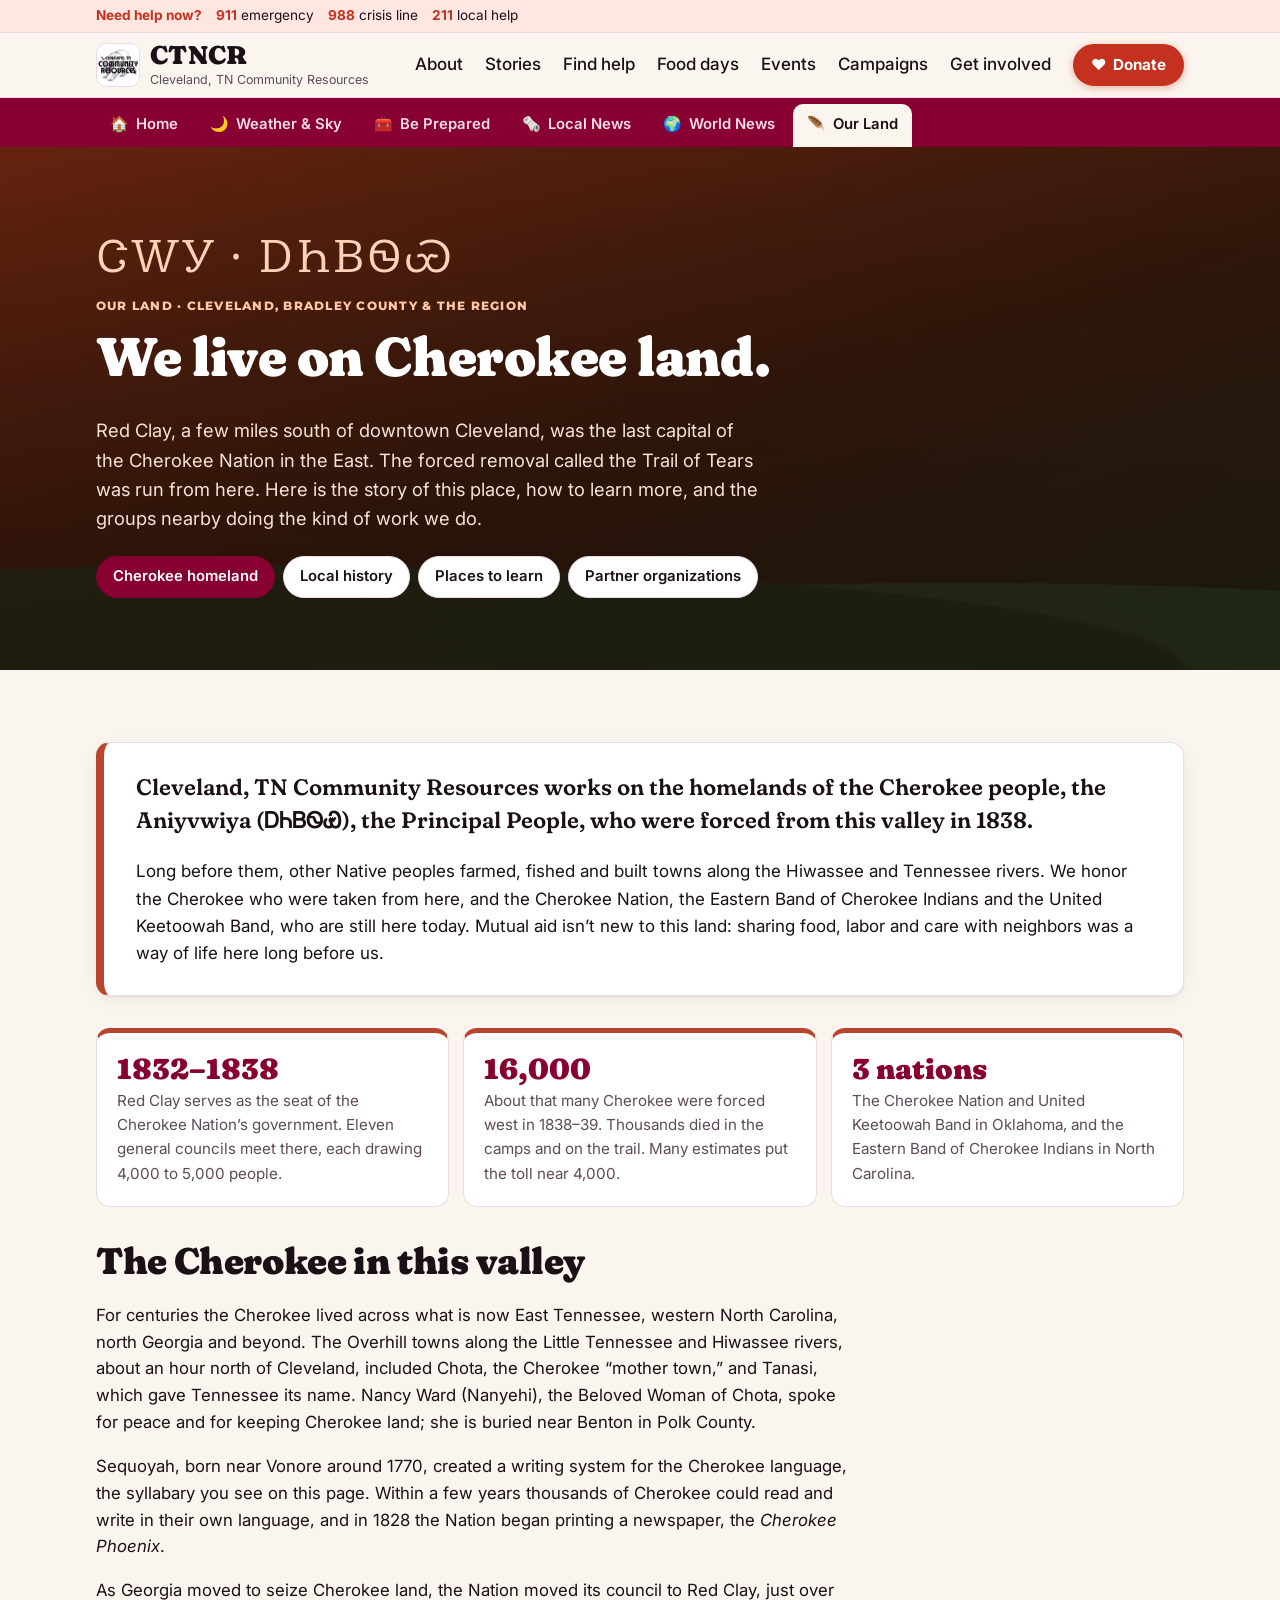
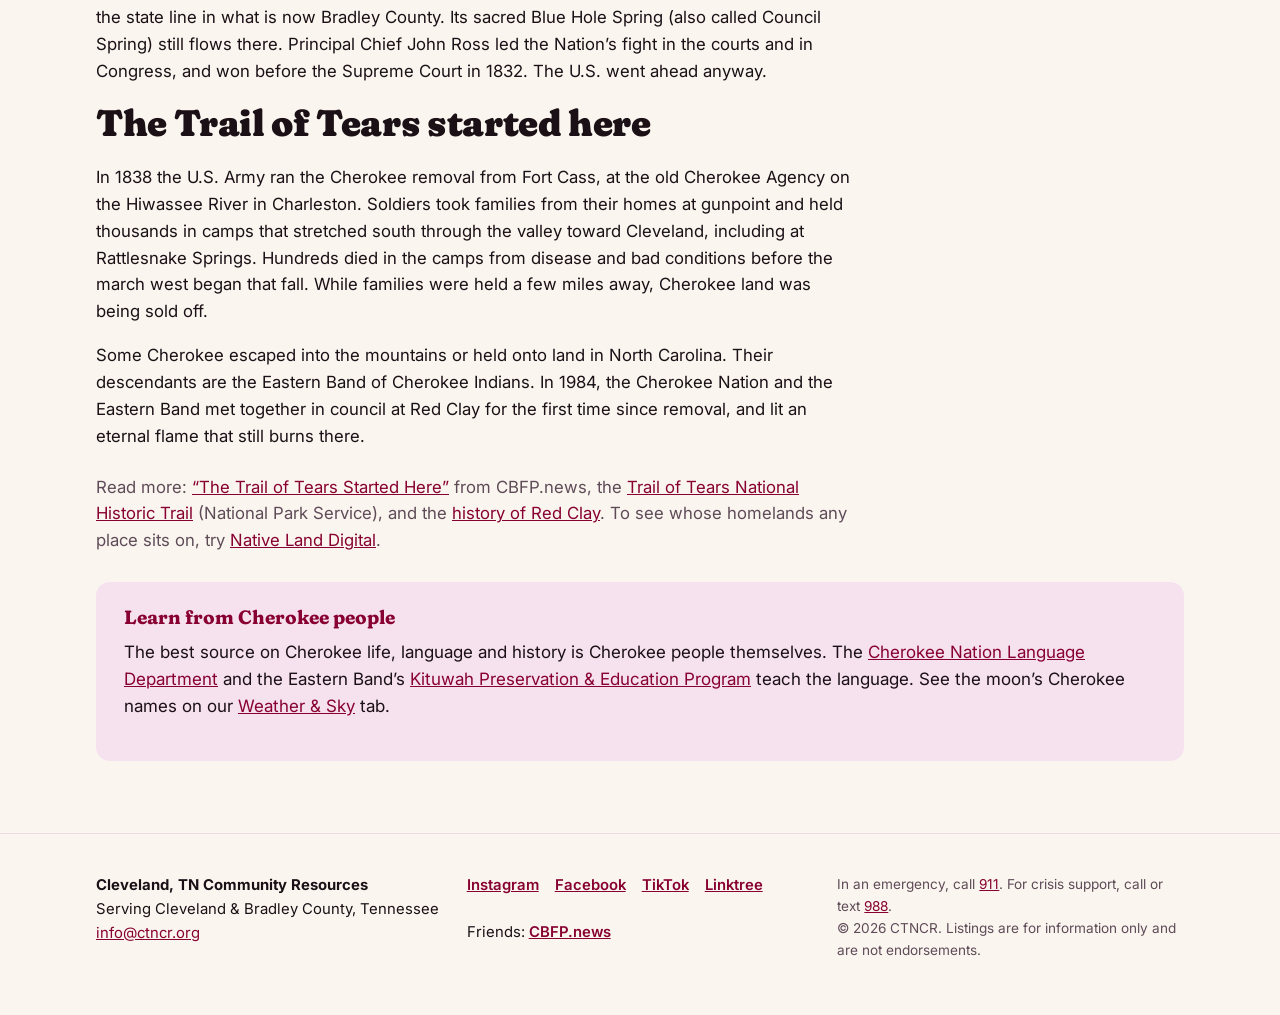
<file: land.html>
<!doctype html>
<html lang="en">
<head>
  <meta charset="utf-8">
  <meta name="viewport" content="width=device-width, initial-scale=1">
  <meta name="theme-color" content="#870031">
  <title>Our Land · CTNCR</title>
  <meta name="description" content="The Cherokee homelands we live on, the history of Cleveland, Bradley County and the region, and partner organizations doing mutual aid and community work nearby.">
  <meta property="og:title" content="Our Land · Cleveland, TN Community Resources">
  <meta property="og:description" content="The Cherokee homelands we live on, the history of Cleveland, Bradley County and the region, and partner organizations doing mutual aid and community work nearby.">
  <meta property="og:image" content="assets/logo.png">
  <link rel="preconnect" href="https://fonts.googleapis.com">
  <link rel="preconnect" href="https://fonts.gstatic.com" crossorigin>
  <link href="https://fonts.googleapis.com/css2?family=Fraunces:opsz,wght,SOFT@9..144,600..900,100&family=Inter:wght@400;500;600&family=Montserrat:wght@800&family=Noto+Sans+Cherokee:wght@400;600&display=swap" rel="stylesheet">
  <link rel="stylesheet" href="styles.css?v=2026-11-09">
  <link rel="stylesheet" href="pages.css?v=2026-11-09">
  <link rel="icon" type="image/png" href="assets/favicon.png">
</head>
<body class="page-land">
  <a class="skip-link" href="#main">Skip to content</a>

  <div class="crisis-bar" role="region" aria-label="Emergency help">
    <div class="wrap">
      <strong>Need help now?</strong>
      <a href="tel:911"><b>911</b> emergency</a>
      <a href="tel:988"><b>988</b> crisis line</a>
      <a href="tel:211"><b>211</b> local help</a>
    </div>
  </div>

  <header class="site-header">
    <div class="wrap header-inner">
      <a class="brand" href="index.html" aria-label="CTNCR home">
        <img class="brand-mark" src="assets/logo-240.png" alt="" width="44" height="44">
        <span><span class="brand-short">CTNCR</span><span class="brand-long">Cleveland, TN Community Resources</span></span>
      </a>
      <div class="header-actions">
        <nav id="site-nav" class="site-nav" aria-label="Main">
          <a href="index.html#about">About</a>
          <a href="index.html#stories">Stories</a>
          <a href="index.html#resources">Find help</a>
          <a href="index.html#food-calendar">Food days</a>
          <a href="index.html#events">Events</a>
          <a href="index.html#campaigns">Campaigns</a>
          <a href="index.html#get-involved">Get involved</a>
        </nav>
        <a class="btn btn-small btn-donate" href="index.html#donate"><span class="donate-heart" aria-hidden="true">♥</span> Donate</a>
        <button class="nav-toggle" aria-expanded="false" aria-controls="site-nav">Menu</button>
      </div>
    </div>
  </header>
  <nav class="tabbar" aria-label="Sections">
    <div class="wrap tabbar-inner">
      <a href="index.html"><span class="tab-icon" aria-hidden="true">🏠</span>Home</a>
      <a href="sky.html"><span class="tab-icon" aria-hidden="true">🌙</span>Weather &amp; Sky <span class="tab-wx" id="tab-wx" hidden></span></a>
      <a href="prepare.html"><span class="tab-icon" aria-hidden="true">🧰</span>Be Prepared</a>
      <a href="local-news.html"><span class="tab-icon" aria-hidden="true">🗞️</span>Local News</a>
      <a href="world-news.html"><span class="tab-icon" aria-hidden="true">🌍</span>World News</a>
      <a href="land.html"><span class="tab-icon" aria-hidden="true">🪶</span>Our Land</a>
    </div>
  </nav>

  <main id="main">
    <section class="land-hero">
      <div class="wrap">
        <p class="land-syl" lang="chr" aria-hidden="true">ᏣᎳᎩ · ᎠᏂᏴᏫᏯ</p>
        <p class="eyebrow">Our land · Cleveland, Bradley County &amp; the region</p>
        <h1>We live on Cherokee land.</h1>
        <p class="lede">Red Clay, a few miles south of downtown Cleveland, was the last capital of the Cherokee Nation in the East. The forced removal called the Trail of Tears was run from here. Here is the story of this place, how to learn more, and the groups nearby doing the kind of work we do.</p>
        <div class="subtabs" role="tablist" aria-label="Our land">
          <button type="button" role="tab" id="tab-cherokee" aria-controls="cherokee" aria-selected="true">Cherokee homeland</button>
          <button type="button" role="tab" id="tab-history" aria-controls="history" aria-selected="false">Local history</button>
          <button type="button" role="tab" id="tab-places" aria-controls="places" aria-selected="false">Places to learn</button>
          <button type="button" role="tab" id="tab-partners" aria-controls="partners" aria-selected="false">Partner organizations</button>
        </div>
      </div>
    </section>

    <section class="section land-panel" id="cherokee" role="tabpanel" aria-labelledby="tab-cherokee">
      <div class="wrap">
        <div class="ack">
          <p>Cleveland, TN Community Resources works on the homelands of the Cherokee people, the Aniyvwiya (ᎠᏂᏴᏫᏯ), the Principal People, who were forced from this valley in 1838.</p>
          <p>Long before them, other Native peoples farmed, fished and built towns along the Hiwassee and Tennessee rivers. We honor the Cherokee who were taken from here, and the Cherokee Nation, the Eastern Band of Cherokee Indians and the United Keetoowah Band, who are still here today. Mutual aid isn’t new to this land: sharing food, labor and care with neighbors was a way of life here long before us.</p>
        </div>

        <div class="fact-grid">
          <div class="fact"><span class="big">1832–1838</span><p>Red Clay serves as the seat of the Cherokee Nation’s government. Eleven general councils meet there, each drawing 4,000 to 5,000 people.</p></div>
          <div class="fact"><span class="big">16,000</span><p>About that many Cherokee were forced west in 1838–39. Thousands died in the camps and on the trail. Many estimates put the toll near 4,000.</p></div>
          <div class="fact"><span class="big">3 nations</span><p>The Cherokee Nation and United Keetoowah Band in Oklahoma, and the Eastern Band of Cherokee Indians in North Carolina.</p></div>
        </div>

        <div class="prose">
          <h2>The Cherokee in this valley</h2>
          <p>For centuries the Cherokee lived across what is now East Tennessee, western North Carolina, north Georgia and beyond. The Overhill towns along the Little Tennessee and Hiwassee rivers, about an hour north of Cleveland, included Chota, the Cherokee “mother town,” and Tanasi, which gave Tennessee its name. Nancy Ward (Nanyehi), the Beloved Woman of Chota, spoke for peace and for keeping Cherokee land; she is buried near Benton in Polk County.</p>
          <p>Sequoyah, born near Vonore around 1770, created a writing system for the Cherokee language, the syllabary you see on this page. Within a few years thousands of Cherokee could read and write in their own language, and in 1828 the Nation began printing a newspaper, the <cite>Cherokee Phoenix</cite>.</p>
          <p>As Georgia moved to seize Cherokee land, the Nation moved its council to Red Clay, just over the state line in what is now Bradley County. Its sacred Blue Hole Spring (also called Council Spring) still flows there. Principal Chief John Ross led the Nation’s fight in the courts and in Congress, and won before the Supreme Court in 1832. The U.S. went ahead anyway.</p>
          <h2>The Trail of Tears started here</h2>
          <p>In 1838 the U.S. Army ran the Cherokee removal from Fort Cass, at the old Cherokee Agency on the Hiwassee River in Charleston. Soldiers took families from their homes at gunpoint and held thousands in camps that stretched south through the valley toward Cleveland, including at Rattlesnake Springs. Hundreds died in the camps from disease and bad conditions before the march west began that fall. While families were held a few miles away, Cherokee land was being sold off.</p>
          <p>Some Cherokee escaped into the mountains or held onto land in North Carolina. Their descendants are the Eastern Band of Cherokee Indians. In 1984, the Cherokee Nation and the Eastern Band met together in council at Red Clay for the first time since removal, and lit an eternal flame that still burns there.</p>
          <p class="fine-print">Read more: <a href="https://cbfp.news/news/we-live-on-the-trail-of-tears/?utm_source=ctncr.org&amp;utm_medium=referral&amp;utm_campaign=our-land">“The Trail of Tears Started Here”</a> from CBFP.news, the <a href="https://www.nps.gov/trte/index.htm">Trail of Tears National Historic Trail</a> (National Park Service), and the <a href="https://en.wikipedia.org/wiki/Red_Clay_State_Historic_Park">history of Red Clay</a>. To see whose homelands any place sits on, try <a href="https://native-land.ca/">Native Land Digital</a>.</p>
        </div>

        <div class="neighbor-note">
          <h3>Learn from Cherokee people</h3>
          <p>The best source on Cherokee life, language and history is Cherokee people themselves. The <a href="https://language.cherokee.org/">Cherokee Nation Language Department</a> and the Eastern Band’s <a href="https://ebcikpep.com/">Kituwah Preservation &amp; Education Program</a> teach the language. See the moon’s Cherokee names on our <a href="sky.html#moon">Weather &amp; Sky</a> tab.</p>
        </div>
      </div>
    </section>

    <section class="section land-panel" id="history" role="tabpanel" aria-labelledby="tab-history" hidden>
      <div class="wrap">
        <div class="section-head">
          <h2>History of Cleveland, Bradley County &amp; the region</h2>
          <p>From mound-building towns to the Trail of Tears to today. Dates are from the sources linked at the bottom.</p>
        </div>
        <ol class="timeline">
          <li><span class="tl-year">1000s–1500s</span><div><h3>Mississippian towns</h3><p>People of the Mississippian culture farm corn and build towns with earthen platform mounds along the Tennessee and Hiwassee rivers, such as at Hiwassee Island near the mouth of the Hiwassee.</p></div></li>
          <li><span class="tl-year">1540</span><div><h3>The Spanish arrive</h3><p>Hernando de Soto’s army marches through the region, taking captives and food. The diseases Europeans bring kill huge numbers of Native people in the years after.</p></div></li>
          <li><span class="tl-year">1700s</span><div><h3>The Overhill Cherokee</h3><p>Cherokee towns along the Little Tennessee and Hiwassee rivers, with Chota as a capital, trade and fight with the British and French. Yuchi, Shawnee and Muscogee (Creek) people also live in or travel through the region.</p></div></li>
          <li><span class="tl-year">1776–1794</span><div><h3>The Chickamauga resistance</h3><p>Led by Dragging Canoe, Cherokee who refuse to give up more land move to towns near present-day Chattanooga and fight settler expansion for nearly 20 years.</p></div></li>
          <li><span class="tl-year">1819</span><div><h3>The Hiwassee becomes a border</h3><p>The Calhoun Treaty takes the land north of the Hiwassee River. The federal Cherokee Agency sits on the river at what is now Charleston. Land to the south, including today’s Cleveland, is still Cherokee.</p></div></li>
          <li><span class="tl-year">1821–1828</span><div><h3>A Cherokee renaissance</h3><p>Sequoyah’s syllabary spreads fast. The Nation adopts a written constitution in 1827 and starts the <cite>Cherokee Phoenix</cite> in 1828.</p></div></li>
          <li><span class="tl-year">1830</span><div><h3>The Indian Removal Act</h3><p>Congress passes President Jackson’s plan to force Native nations west of the Mississippi.</p></div></li>
          <li><span class="tl-year">1832</span><div><h3>Red Clay</h3><p>Barred from meeting in Georgia, the Cherokee move their council to Red Clay. The Supreme Court rules for the Cherokee in <cite>Worcester v. Georgia</cite>, but the ruling isn’t enforced.</p></div></li>
          <li><span class="tl-year">1835</span><div><h3>The Treaty of New Echota</h3><p>A small group with no authority to speak for the Nation signs away all Cherokee land in the East. More than 15,000 Cherokee sign a petition against it. The Senate ratifies it anyway.</p></div></li>
          <li><span class="tl-year">1836</span><div><h3>Bradley County is created</h3><p>Tennessee makes Bradley County out of the taken land, named for Col. Edward Bradley. Cleveland, named for Revolutionary War colonel Benjamin Cleveland, is laid out as the county seat.</p></div></li>
          <li><span class="tl-year">1838</span><div><h3>Removal</h3><p>Soldiers round up the Cherokee into stockades and camps, with Fort Cass in Charleston as headquarters and camps reaching toward Cleveland. In the fall, groups leave from the Rattlesnake Springs area on the long march to what is now Oklahoma.</p></div></li>
          <li><span class="tl-year">1850s–1860s</span><div><h3>The railroad and the Civil War</h3><p>Railroads meet in Cleveland and the town grows. During the Civil War, Bradley County, like much of East Tennessee, is bitterly divided between Union and Confederacy.</p></div></li>
          <li><span class="tl-year">Late 1800s–1900s</span><div><h3>Stoves, mills and churches</h3><p>Cleveland becomes a factory town known for its stove makers. The Church of God makes its headquarters here, and Lee University grows up around it.</p></div></li>
          <li><span class="tl-year">1933–1979</span><div><h3>The TVA era</h3><p>The Tennessee Valley Authority dams the region’s rivers for power and flood control. Its Tellico Dam, finished in 1979 over Cherokee objections, floods the sites of Chota and Tanasi.</p></div></li>
          <li><span class="tl-year">1984</span><div><h3>Together again at Red Clay</h3><p>The Cherokee Nation and the Eastern Band hold a joint council at Red Clay, their first since removal, and light the eternal flame.</p></div></li>
          <li><span class="tl-year">1996</span><div><h3>The Olympics on the Ocoee</h3><p>The Ocoee River in neighboring Polk County hosts the Olympic whitewater events.</p></div></li>
          <li><span class="tl-year">Today</span><div><h3>Still Cherokee land</h3><p>Red Clay hosts Cherokee Days of Recognition and other gatherings, and Cherokee people return to the places their families were taken from. Bradley County is home to more than 100,000 people.</p></div></li>
        </ol>
        <p class="fine-print">Sources: <a href="https://en.wikipedia.org/wiki/Bradley_County,_Tennessee">Bradley County</a>, <a href="https://en.wikipedia.org/wiki/Cleveland,_Tennessee">Cleveland, Tennessee</a>, <a href="https://en.wikipedia.org/wiki/Red_Clay_State_Historic_Park">Red Clay State Historic Park</a>, <a href="https://en.wikipedia.org/wiki/Rattlesnake_Springs">Rattlesnake Springs</a>, <a href="https://en.wikipedia.org/wiki/Fort_Cass">Fort Cass</a> and the <a href="https://tennesseeencyclopedia.net/entries/bradley-county/">Tennessee Encyclopedia</a>. The <a href="https://clevelandlibrary.org/">Cleveland Bradley County Public Library</a> keeps a local history collection. See also today’s entry in <a href="index.html#on-this-date">On this date</a>, and <a href="https://cbfp.news/history/?utm_source=ctncr.org&amp;utm_medium=referral&amp;utm_campaign=our-land">local history at CBFP.news</a>.</p>
      </div>
    </section>

    <section class="section land-panel" id="places" role="tabpanel" aria-labelledby="tab-places" hidden>
      <div class="wrap">
        <div class="section-head">
          <h2>Places to visit and learn</h2>
          <p>Within a short drive of Cleveland. Hours change by season, so call before you go.</p>
        </div>
        <div class="place-grid">
          <article class="place">
            <span class="place-where">Southern Bradley County · 15 min</span>
            <h3>Red Clay State Historic Park</h3>
            <p>The Cherokee Nation’s council grounds from 1832 to 1838, with the Blue Hole Spring, the eternal flame, a council house and farmstead, and a museum. Hosts Cherokee Days of Recognition.</p>
            <p class="contact">1140 Red Clay Park Rd SW, Cleveland, TN 37311<br><a href="tel:4234780339">(423) 478-0339</a> · <a href="https://tnstateparks.com/parks/red-clay">tnstateparks.com</a></p>
          </article>
          <article class="place">
            <span class="place-where">Charleston · 20 min</span>
            <h3>Hiwassee River Heritage Center</h3>
            <p>On the site of the Cherokee Agency and Fort Cass, the headquarters of the removal. A welcome center and a gateway to the Trail of Tears sites nearby.</p>
            <p class="contact">8746 Hiwassee St, Charleston, TN 37310<br><a href="https://www.nps.gov/places/hiwassee-river-heritage-center.htm">About the center (NPS)</a></p>
          </article>
          <article class="place">
            <span class="place-where">Charleston area</span>
            <h3>Rattlesnake Springs</h3>
            <p>Where thousands of Cherokee were held in camps in 1838 and where many detachments set out on the Trail of Tears. On the National Register of Historic Places.</p>
            <p class="contact"><a href="https://en.wikipedia.org/wiki/Rattlesnake_Springs">History of the site</a></p>
          </article>
          <article class="place">
            <span class="place-where">Vonore · 1 hr</span>
            <h3>Sequoyah Birthplace Museum</h3>
            <p>Owned and run by the Eastern Band of Cherokee Indians, telling the story of Sequoyah and the syllabary, near the old Overhill towns.</p>
            <p class="contact">576 Hwy 360, Vonore, TN 37885<br><a href="tel:4238846246">(423) 884-6246</a> · <a href="https://sequoyahmuseum.org/">sequoyahmuseum.org</a></p>
          </article>
          <article class="place">
            <span class="place-where">Calhoun, GA · 50 min</span>
            <h3>New Echota State Historic Site</h3>
            <p>The Cherokee Nation’s capital before Red Clay, where the Cherokee Phoenix was printed and the 1835 treaty was signed.</p>
            <p class="contact"><a href="https://gastateparks.org/NewEchota">gastateparks.org</a></p>
          </article>
          <article class="place">
            <span class="place-where">Cherokee, NC · 2.5 hrs</span>
            <h3>Museum of the Cherokee People</h3>
            <p>On the Qualla Boundary, home of the Eastern Band. Thousands of years of Cherokee history, told by the Cherokee.</p>
            <p class="contact">589 Tsali Blvd, Cherokee, NC 28719<br><a href="tel:8284973481">(828) 497-3481</a> · <a href="https://motcp.org/">motcp.org</a></p>
          </article>
        </div>
      </div>
    </section>

    <section class="section land-panel" id="partners" role="tabpanel" aria-labelledby="tab-partners" hidden>
      <div class="wrap">
        <div class="section-head">
          <h2>Partner organizations</h2>
          <p>Groups across the region doing mutual aid and community care like we do, plus Native nations and organizations. Compiled from online directories and each group’s own pages in November 2026. Many small groups work mostly through Instagram or Linktree, so that’s how to reach them.</p>
        </div>
        <div class="subtabs partner-filter" id="org-filter" role="group" aria-label="Show">
          <button type="button" aria-pressed="true" data-kind="">All</button>
          <button type="button" aria-pressed="false" data-kind="mutual">Mutual aid</button>
          <button type="button" aria-pressed="false" data-kind="food">Food</button>
          <button type="button" aria-pressed="false" data-kind="indigenous">Indigenous</button>
          <button type="button" aria-pressed="false" data-kind="directory">Directories</button>
        </div>
        <div class="org-grid" id="org-grid"></div>

        <div class="neighbor-note">
          <h3>Know a group we should list?</h3>
          <p>Or run one and want to work together? <a href="mailto:info@ctncr.org?subject=Partner%20organization">Email us</a>. Contact details change, so please let us know if something here is out of date.</p>
        </div>
      </div>
    </section>
  </main>

  <footer class="site-footer">
    <div class="wrap footer-inner">
      <p><strong>Cleveland, TN Community Resources</strong><br>Serving Cleveland &amp; Bradley County, Tennessee<br><a href="mailto:info@ctncr.org">info@ctncr.org</a></p>
      <p class="social-links">
        <a href="https://instagram.com/clevelandtncommunityresources">Instagram</a>
        <a href="https://www.facebook.com/share/1BhQLh7dQu/?mibextid=wwXIfr">Facebook</a>
        <a href="https://tiktok.com/@ctncr1">TikTok</a>
        <a href="https://linktr.ee/clevelandresources">Linktree</a>
        <span>Friends: <a href="https://cbfp.news/?utm_source=ctncr.org&amp;utm_medium=referral&amp;utm_campaign=footer">CBFP.news</a></span>
      </p>
      <p class="fine-print">In an emergency, call <a href="tel:911">911</a>. For crisis support, call or text <a href="tel:988">988</a>.<br>&copy; <span id="year"></span> CTNCR. Listings are for information only and are not endorsements.</p>
    </div>
  </footer>

  <script src="common.js"></script>
  <script src="land.js"></script>
<!-- Cloudflare Web Analytics --><script defer src='https://static.cloudflareinsights.com/beacon.min.js' data-cf-beacon='{"token": "456d02702e1f43e397041fd8fdb1306a"}'></script><!-- End Cloudflare Web Analytics -->
</body>
</html>
</file>
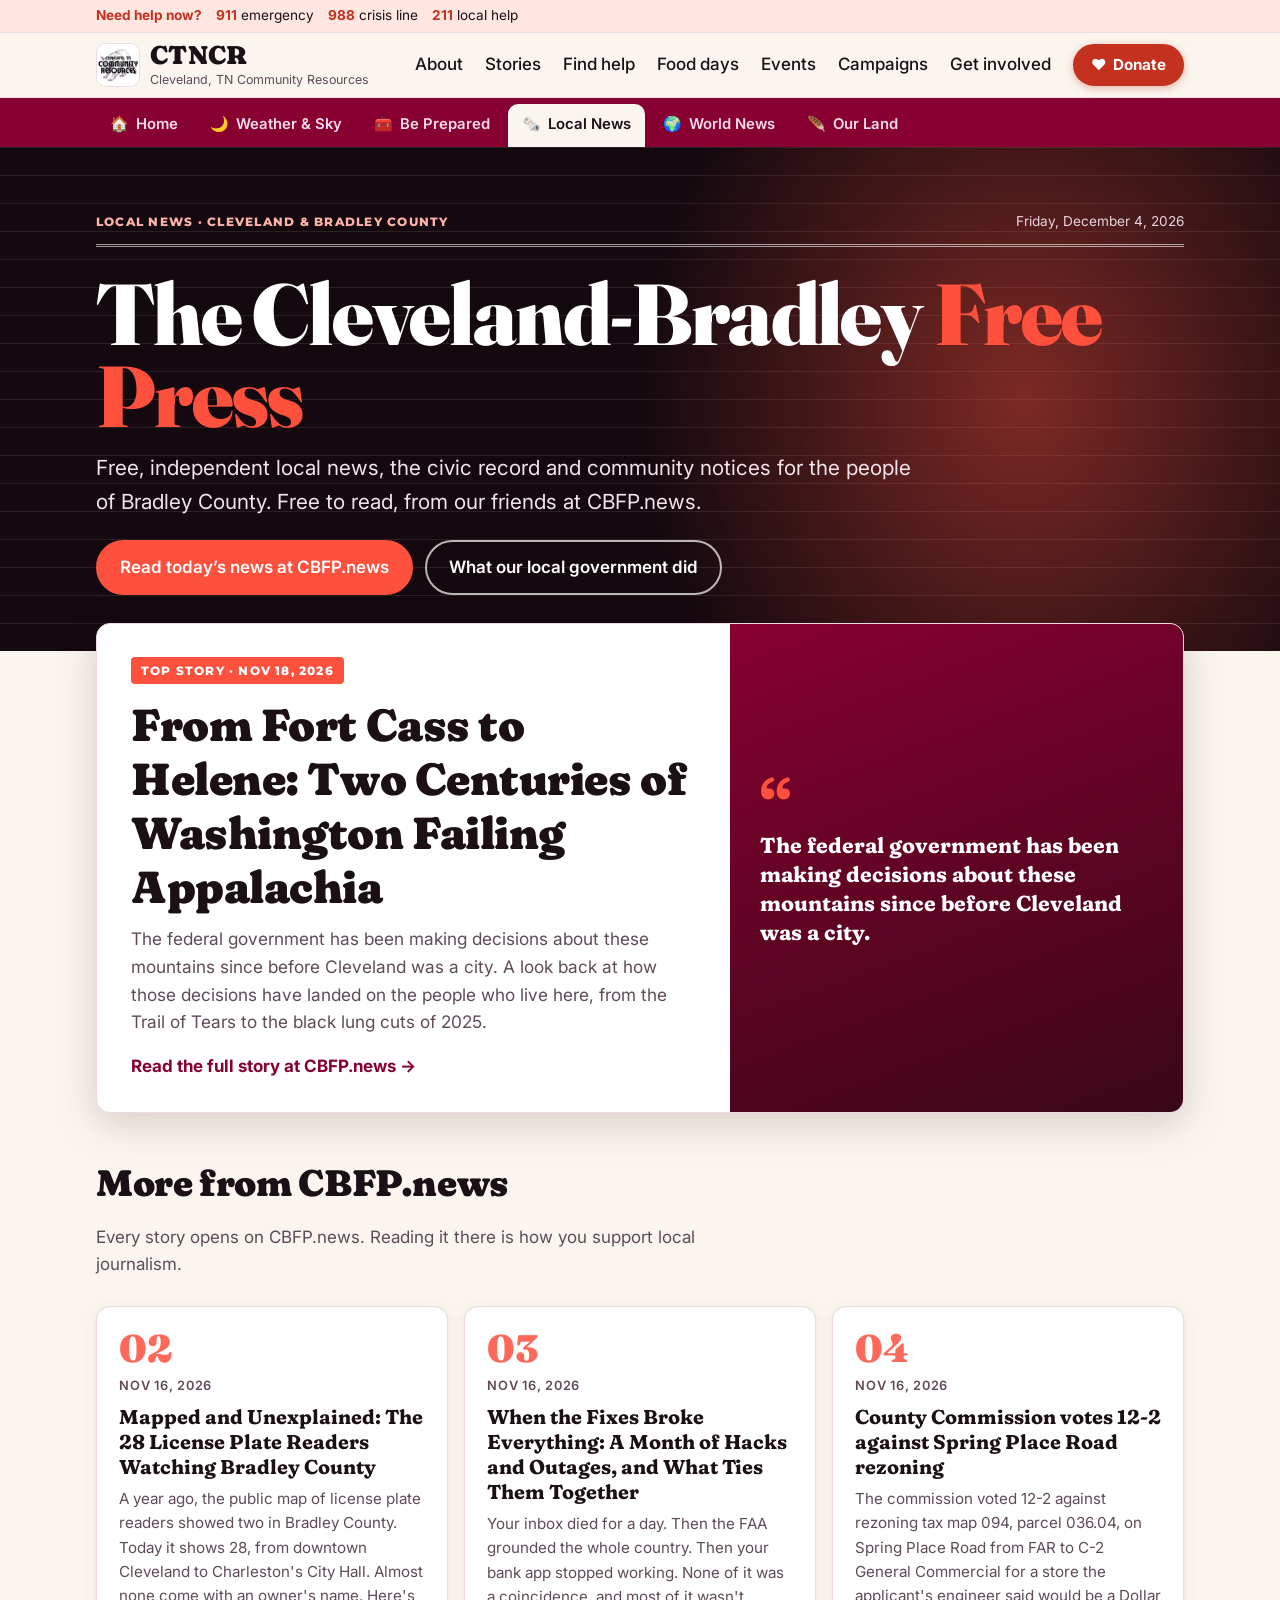
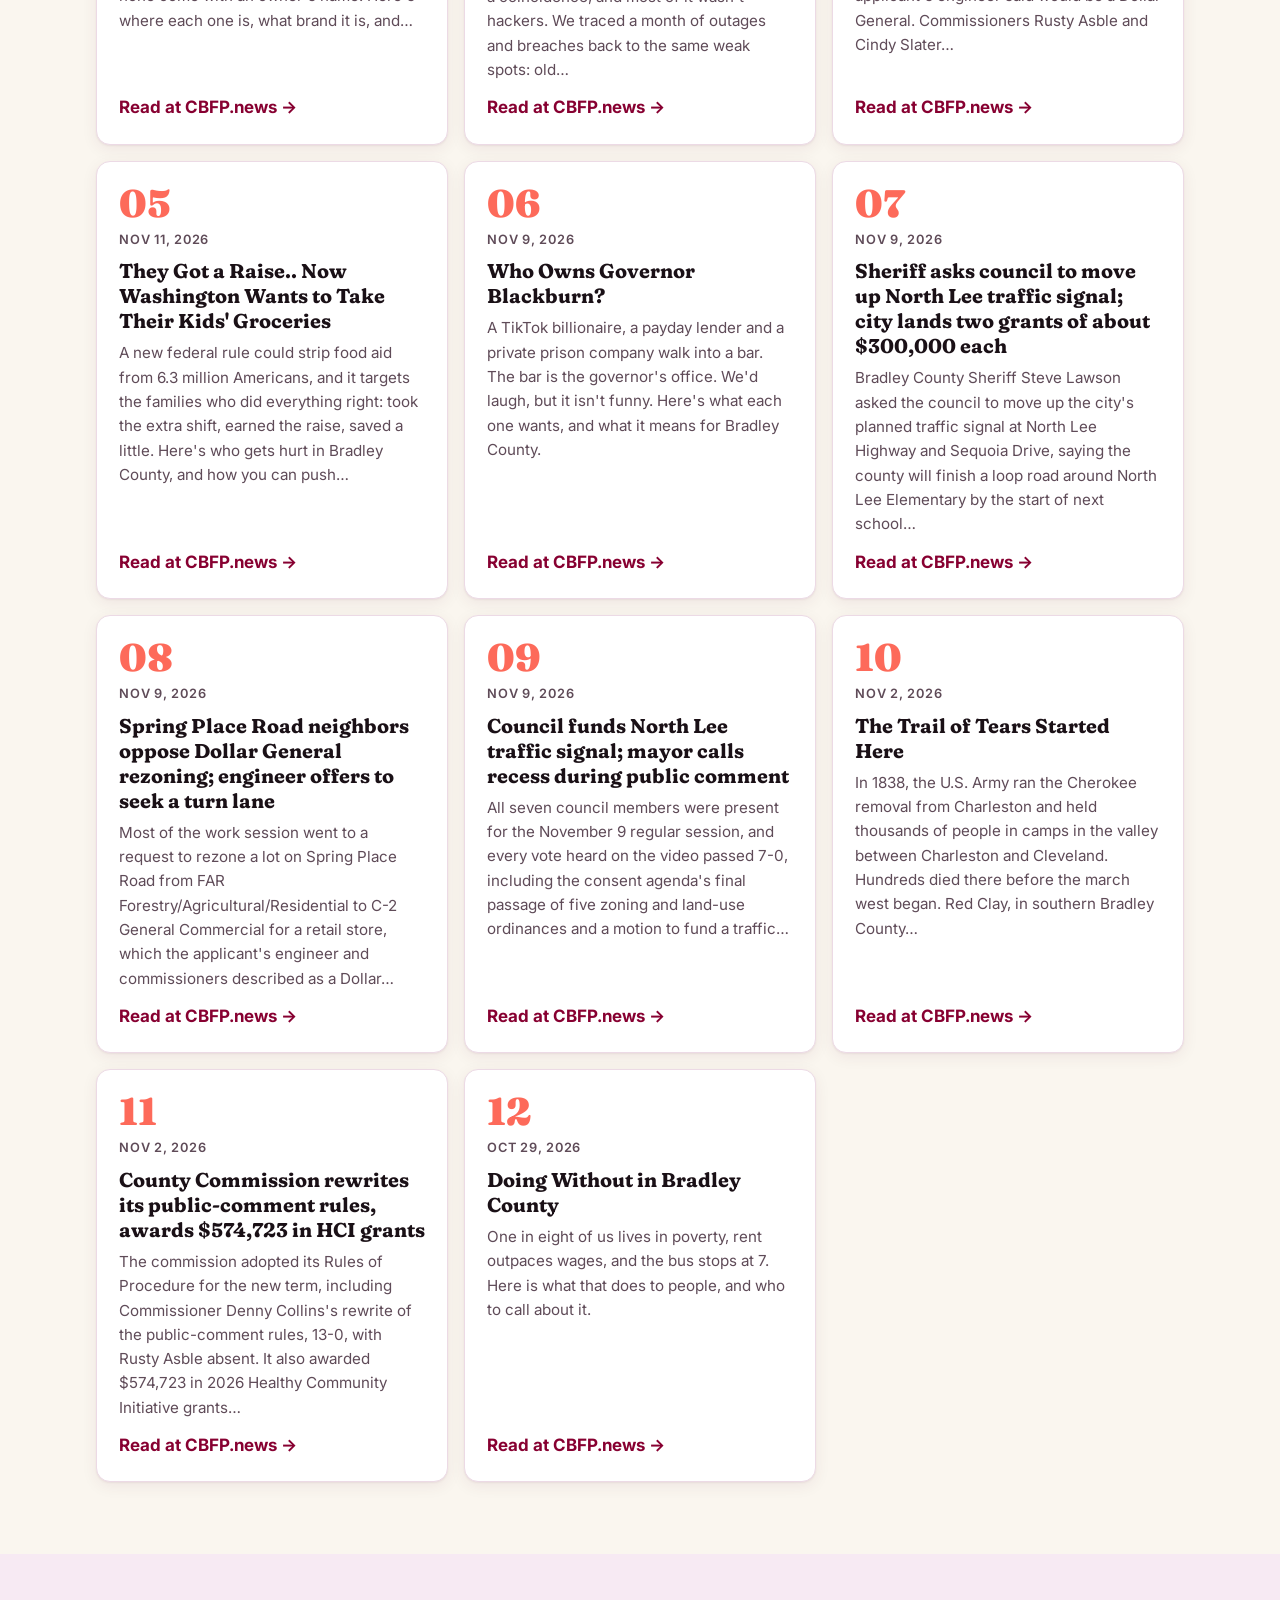
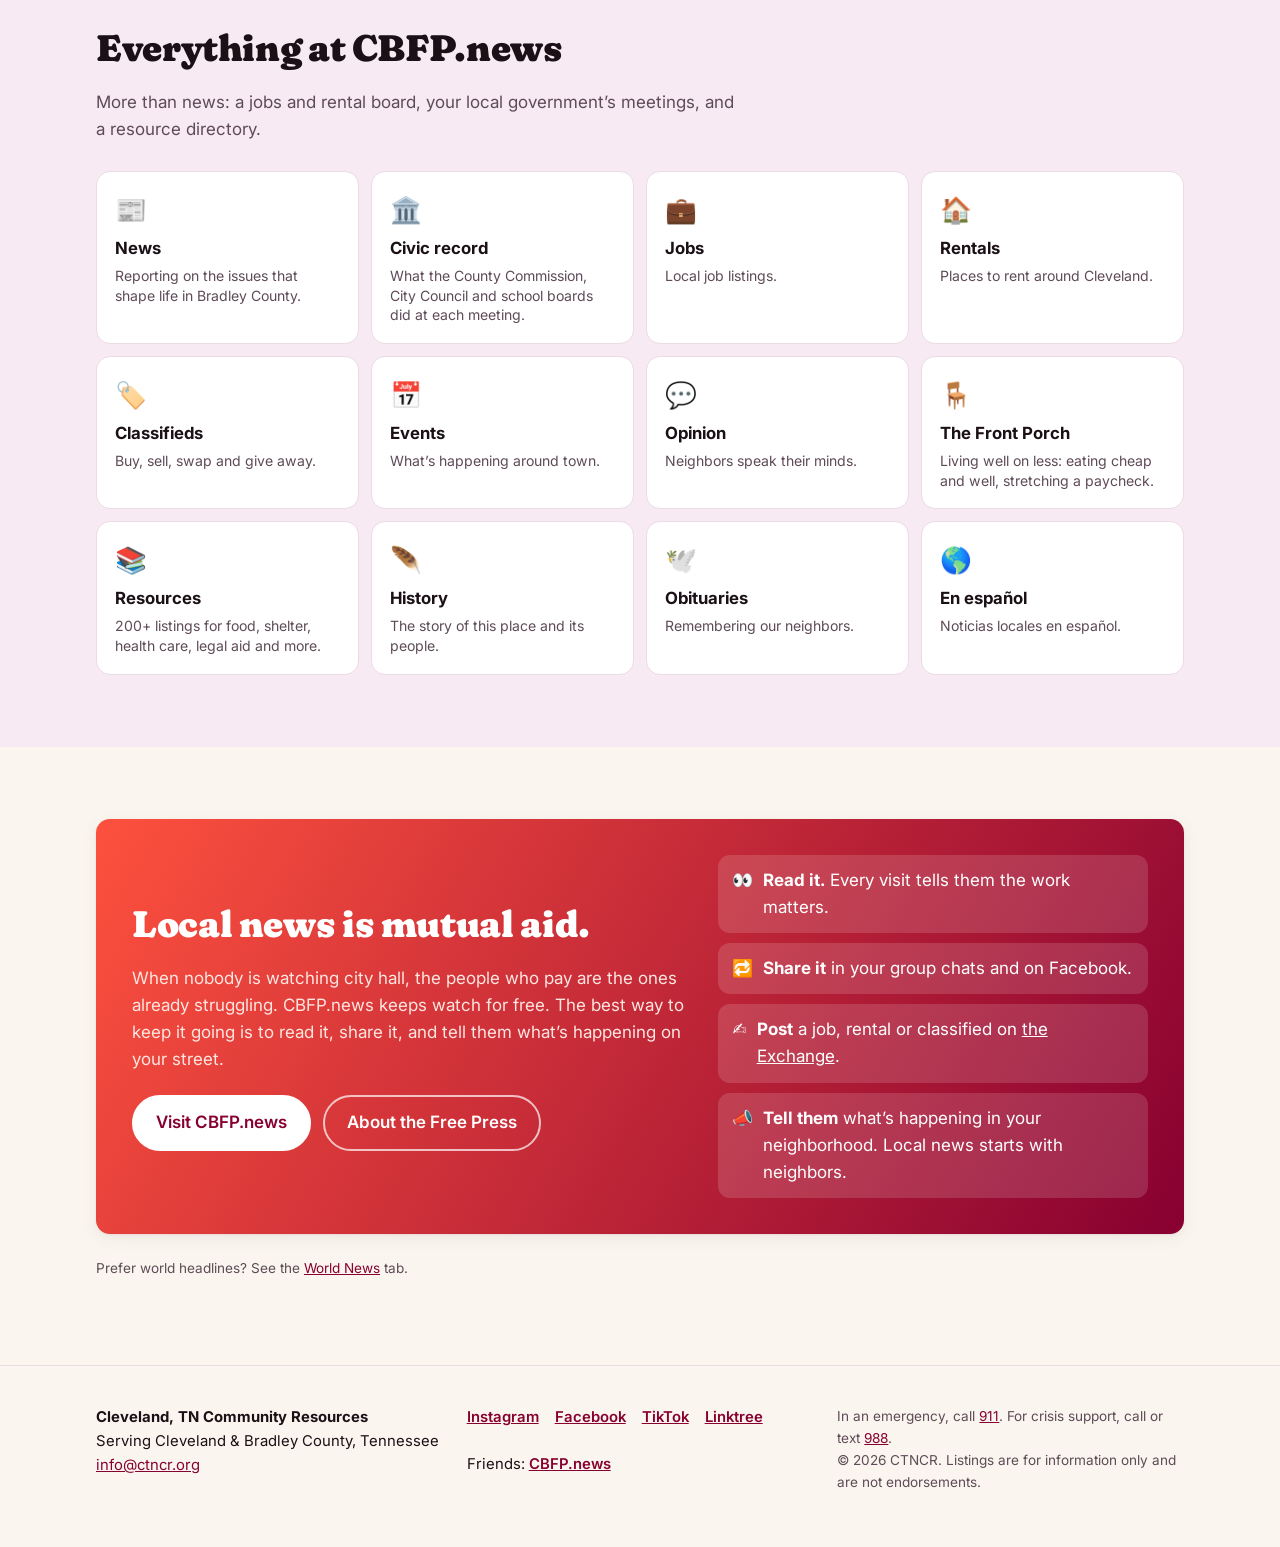
<file: local-news.html>
<!doctype html>
<html lang="en">
<head>
  <meta charset="utf-8">
  <meta name="viewport" content="width=device-width, initial-scale=1">
  <meta name="theme-color" content="#870031">
  <title>Local News · CTNCR</title>
  <meta name="description" content="Free, independent local news for Cleveland and Bradley County, TN from our friends at CBFP.news, the Cleveland-Bradley Free Press.">
  <meta property="og:title" content="Local News · Cleveland, TN Community Resources">
  <meta property="og:description" content="Free, independent local news for Cleveland and Bradley County, TN from our friends at CBFP.news, the Cleveland-Bradley Free Press.">
  <meta property="og:image" content="assets/logo.png">
  <link rel="preconnect" href="https://fonts.googleapis.com">
  <link rel="preconnect" href="https://fonts.gstatic.com" crossorigin>
  <link href="https://fonts.googleapis.com/css2?family=Fraunces:opsz,wght,SOFT@9..144,600..900,100&family=Inter:wght@400;500;600&family=Montserrat:wght@800&family=Noto+Sans+Cherokee:wght@400;600&display=swap" rel="stylesheet">
  <link rel="stylesheet" href="styles.css?v=2026-11-09">
  <link rel="stylesheet" href="pages.css?v=2026-11-09">
  <link rel="icon" type="image/png" href="assets/favicon.png">
</head>
<body class="page-local-news">
  <a class="skip-link" href="#main">Skip to content</a>

  <div class="crisis-bar" role="region" aria-label="Emergency help">
    <div class="wrap">
      <strong>Need help now?</strong>
      <a href="tel:911"><b>911</b> emergency</a>
      <a href="tel:988"><b>988</b> crisis line</a>
      <a href="tel:211"><b>211</b> local help</a>
    </div>
  </div>

  <header class="site-header">
    <div class="wrap header-inner">
      <a class="brand" href="index.html" aria-label="CTNCR home">
        <img class="brand-mark" src="assets/logo-240.png" alt="" width="44" height="44">
        <span><span class="brand-short">CTNCR</span><span class="brand-long">Cleveland, TN Community Resources</span></span>
      </a>
      <div class="header-actions">
        <nav id="site-nav" class="site-nav" aria-label="Main">
          <a href="index.html#about">About</a>
          <a href="index.html#stories">Stories</a>
          <a href="index.html#resources">Find help</a>
          <a href="index.html#food-calendar">Food days</a>
          <a href="index.html#events">Events</a>
          <a href="index.html#campaigns">Campaigns</a>
          <a href="index.html#get-involved">Get involved</a>
        </nav>
        <a class="btn btn-small btn-donate" href="index.html#donate"><span class="donate-heart" aria-hidden="true">♥</span> Donate</a>
        <button class="nav-toggle" aria-expanded="false" aria-controls="site-nav">Menu</button>
      </div>
    </div>
  </header>
  <nav class="tabbar" aria-label="Sections">
    <div class="wrap tabbar-inner">
      <a href="index.html"><span class="tab-icon" aria-hidden="true">🏠</span>Home</a>
      <a href="sky.html"><span class="tab-icon" aria-hidden="true">🌙</span>Weather &amp; Sky <span class="tab-wx" id="tab-wx" hidden></span></a>
      <a href="prepare.html"><span class="tab-icon" aria-hidden="true">🧰</span>Be Prepared</a>
      <a href="local-news.html"><span class="tab-icon" aria-hidden="true">🗞️</span>Local News</a>
      <a href="world-news.html"><span class="tab-icon" aria-hidden="true">🌍</span>World News</a>
      <a href="land.html"><span class="tab-icon" aria-hidden="true">🪶</span>Our Land</a>
    </div>
  </nav>

  <main id="main">
    <section class="cbfp-hero" aria-labelledby="cbfp-title">
      <div class="wrap">
        <div class="cbfp-masthead">
          <p class="eyebrow">Local news · Cleveland &amp; Bradley County</p>
          <span class="cbfp-date" id="cbfp-date"></span>
        </div>
        <h1 class="cbfp-title" id="cbfp-title">The Cleveland-Bradley <span>Free Press</span></h1>
        <p class="cbfp-tag">Free, independent local news, the civic record and community notices for the people of Bradley County. Free to read, from our friends at CBFP.news.</p>
        <div class="cbfp-actions">
          <a class="btn btn-coral" data-cbfp="hero" href="https://cbfp.news/news/">Read today’s news at CBFP.news</a>
          <a class="btn btn-outline-light" data-cbfp="hero" href="https://cbfp.news/council/">What our local government did</a>
        </div>
      </div>
    </section>

    <section class="section" aria-labelledby="latest-title" style="padding-top: 0;">
      <div class="wrap">
        <a class="lead-story" id="lead-story" data-cbfp="lead" href="https://cbfp.news/news/">
          <div class="lead-story-text">
            <span class="lead-kicker">Top story</span>
            <h2 id="latest-title">Read the latest from CBFP.news</h2>
            <p></p>
            <span class="lead-cta">Read the full story at CBFP.news →</span>
          </div>
          <div class="lead-story-side">
            <p class="quote">Local news, written for the people who live here.</p>
          </div>
        </a>

        <div class="section-head" style="margin-top: 48px;">
          <h2>More from CBFP.news</h2>
          <p>Every story opens on CBFP.news. Reading it there is how you support local journalism.</p>
        </div>
        <div class="story-grid" id="story-grid"></div>
      </div>
    </section>

    <section class="section section-alt" aria-labelledby="sections-title">
      <div class="wrap">
        <div class="section-head">
          <h2 id="sections-title">Everything at CBFP.news</h2>
          <p>More than news: a jobs and rental board, your local government’s meetings, and a resource directory.</p>
        </div>
        <div class="cbfp-sections">
          <a class="cbfp-section" data-cbfp="sections" href="https://cbfp.news/news/"><span aria-hidden="true">📰</span><strong>News</strong><small>Reporting on the issues that shape life in Bradley County.</small></a>
          <a class="cbfp-section" data-cbfp="sections" href="https://cbfp.news/council/"><span aria-hidden="true">🏛️</span><strong>Civic record</strong><small>What the County Commission, City Council and school boards did at each meeting.</small></a>
          <a class="cbfp-section" data-cbfp="sections" href="https://cbfp.news/exchange/jobs/"><span aria-hidden="true">💼</span><strong>Jobs</strong><small>Local job listings.</small></a>
          <a class="cbfp-section" data-cbfp="sections" href="https://cbfp.news/exchange/rentals/"><span aria-hidden="true">🏠</span><strong>Rentals</strong><small>Places to rent around Cleveland.</small></a>
          <a class="cbfp-section" data-cbfp="sections" href="https://cbfp.news/exchange/classifieds/"><span aria-hidden="true">🏷️</span><strong>Classifieds</strong><small>Buy, sell, swap and give away.</small></a>
          <a class="cbfp-section" data-cbfp="sections" href="https://cbfp.news/events/"><span aria-hidden="true">📅</span><strong>Events</strong><small>What’s happening around town.</small></a>
          <a class="cbfp-section" data-cbfp="sections" href="https://cbfp.news/opinion/"><span aria-hidden="true">💬</span><strong>Opinion</strong><small>Neighbors speak their minds.</small></a>
          <a class="cbfp-section" data-cbfp="sections" href="https://cbfp.news/front-porch/"><span aria-hidden="true">🪑</span><strong>The Front Porch</strong><small>Living well on less: eating cheap and well, stretching a paycheck.</small></a>
          <a class="cbfp-section" data-cbfp="sections" href="https://cbfp.news/resources/"><span aria-hidden="true">📚</span><strong>Resources</strong><small>200+ listings for food, shelter, health care, legal aid and more.</small></a>
          <a class="cbfp-section" data-cbfp="sections" href="https://cbfp.news/history/"><span aria-hidden="true">🪶</span><strong>History</strong><small>The story of this place and its people.</small></a>
          <a class="cbfp-section" data-cbfp="sections" href="https://cbfp.news/obituaries/"><span aria-hidden="true">🕊️</span><strong>Obituaries</strong><small>Remembering our neighbors.</small></a>
          <a class="cbfp-section" data-cbfp="sections" href="https://cbfp.news/es/"><span aria-hidden="true">🌎</span><strong>En español</strong><small>Noticias locales en español.</small></a>
        </div>
      </div>
    </section>

    <section class="section" aria-labelledby="plug-title">
      <div class="wrap">
        <div class="cbfp-plug">
          <div>
            <h2 id="plug-title">Local news is mutual aid.</h2>
            <p>When nobody is watching city hall, the people who pay are the ones already struggling. CBFP.news keeps watch for free. The best way to keep it going is to read it, share it, and tell them what’s happening on your street.</p>
            <div class="cbfp-actions">
              <a class="btn btn-light" data-cbfp="plug" href="https://cbfp.news/">Visit CBFP.news</a>
              <a class="btn btn-outline-light" data-cbfp="plug" href="https://cbfp.news/about/">About the Free Press</a>
            </div>
          </div>
          <ul>
            <li><span aria-hidden="true">👀</span> <span><strong>Read it.</strong> Every visit tells them the work matters.</span></li>
            <li><span aria-hidden="true">🔁</span> <span><strong>Share it</strong> in your group chats and on Facebook.</span></li>
            <li><span aria-hidden="true">✍️</span> <span><strong>Post</strong> a job, rental or classified on <a data-cbfp="plug" href="https://cbfp.news/account/post/" style="color:#fff">the Exchange</a>.</span></li>
            <li><span aria-hidden="true">📣</span> <span><strong>Tell them</strong> what’s happening in your neighborhood. Local news starts with neighbors.</span></li>
          </ul>
        </div>
        <p class="fine-print">Prefer world headlines? See the <a href="world-news.html">World News</a> tab.</p>
      </div>
    </section>
  </main>

  <footer class="site-footer">
    <div class="wrap footer-inner">
      <p><strong>Cleveland, TN Community Resources</strong><br>Serving Cleveland &amp; Bradley County, Tennessee<br><a href="mailto:info@ctncr.org">info@ctncr.org</a></p>
      <p class="social-links">
        <a href="https://instagram.com/clevelandtncommunityresources">Instagram</a>
        <a href="https://www.facebook.com/share/1BhQLh7dQu/?mibextid=wwXIfr">Facebook</a>
        <a href="https://tiktok.com/@ctncr1">TikTok</a>
        <a href="https://linktr.ee/clevelandresources">Linktree</a>
        <span>Friends: <a href="https://cbfp.news/?utm_source=ctncr.org&amp;utm_medium=referral&amp;utm_campaign=footer">CBFP.news</a></span>
      </p>
      <p class="fine-print">In an emergency, call <a href="tel:911">911</a>. For crisis support, call or text <a href="tel:988">988</a>.<br>&copy; <span id="year"></span> CTNCR. Listings are for information only and are not endorsements.</p>
    </div>
  </footer>

  <script src="common.js"></script>
  <script src="cbfp-news.js"></script>
  <script src="local-news.js"></script>
<!-- Cloudflare Web Analytics --><script defer src='https://static.cloudflareinsights.com/beacon.min.js' data-cf-beacon='{"token": "456d02702e1f43e397041fd8fdb1306a"}'></script><!-- End Cloudflare Web Analytics -->
</body>
</html>
</file>
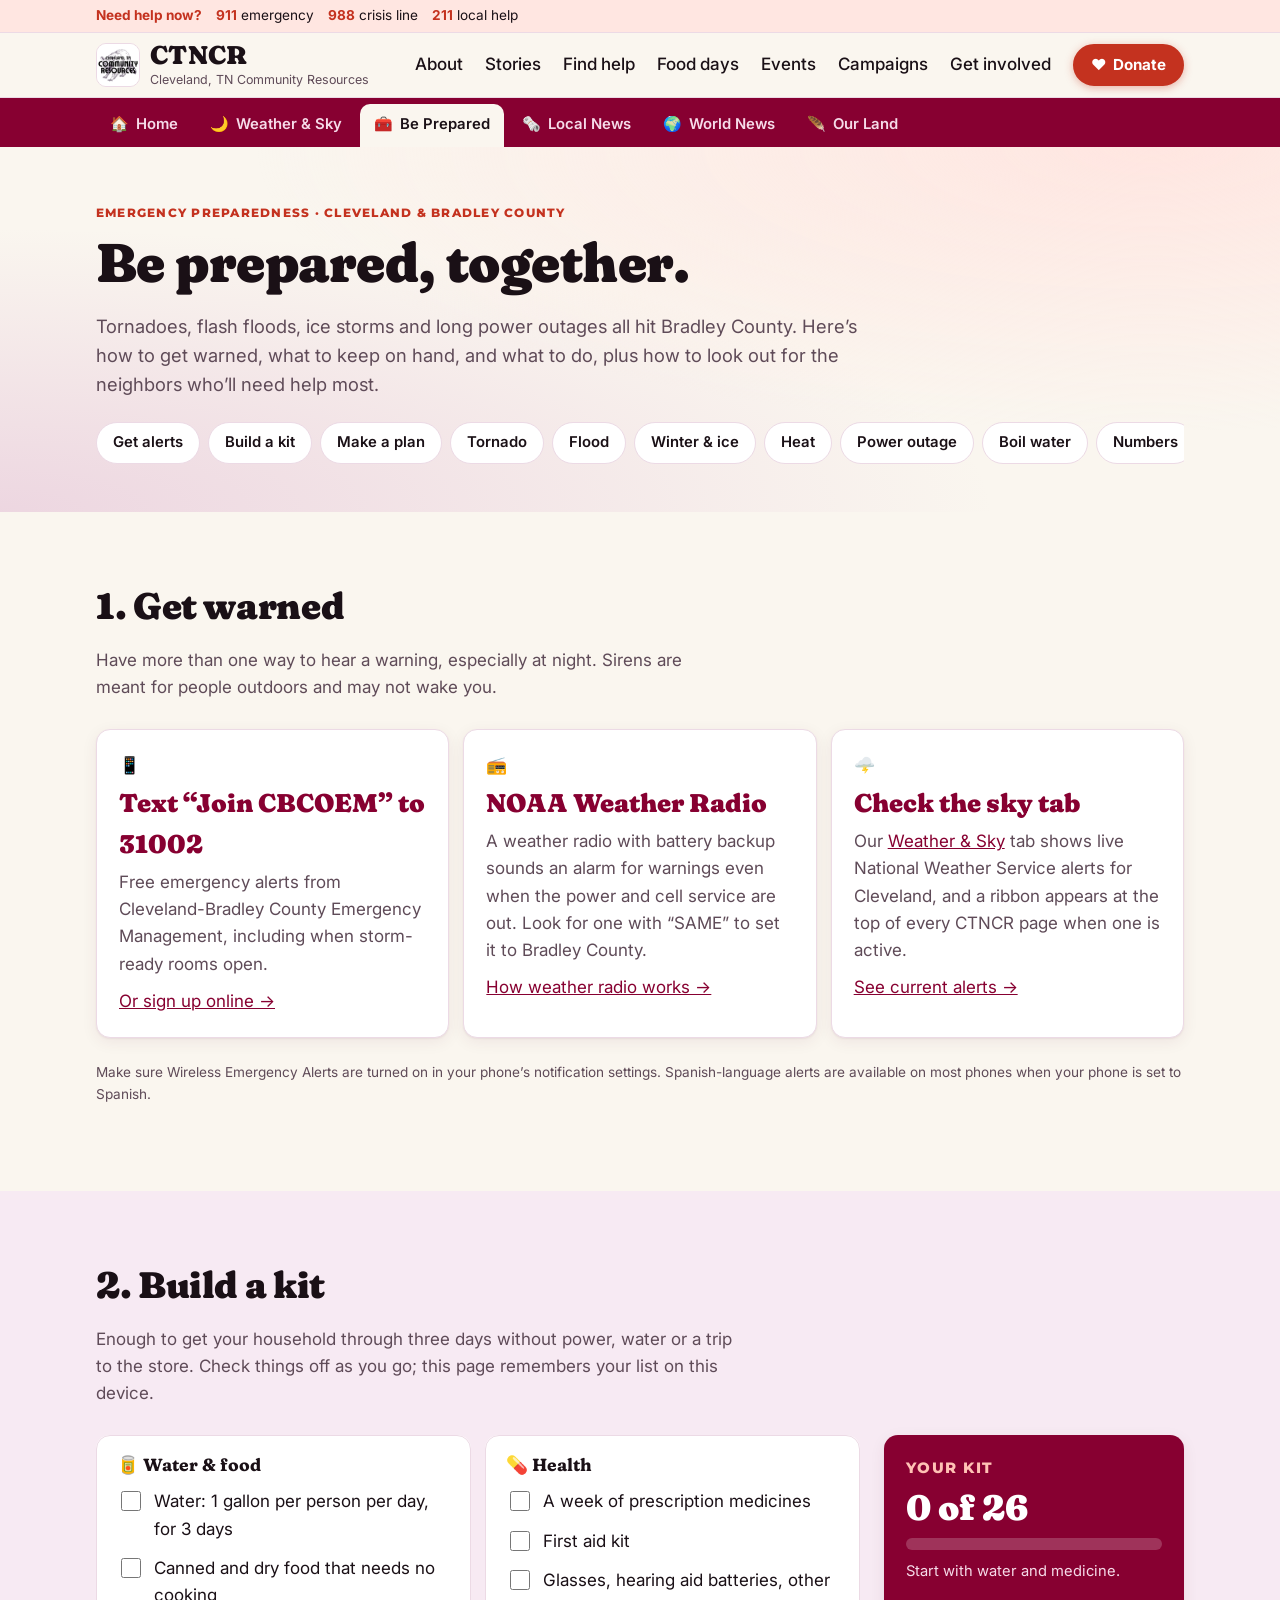
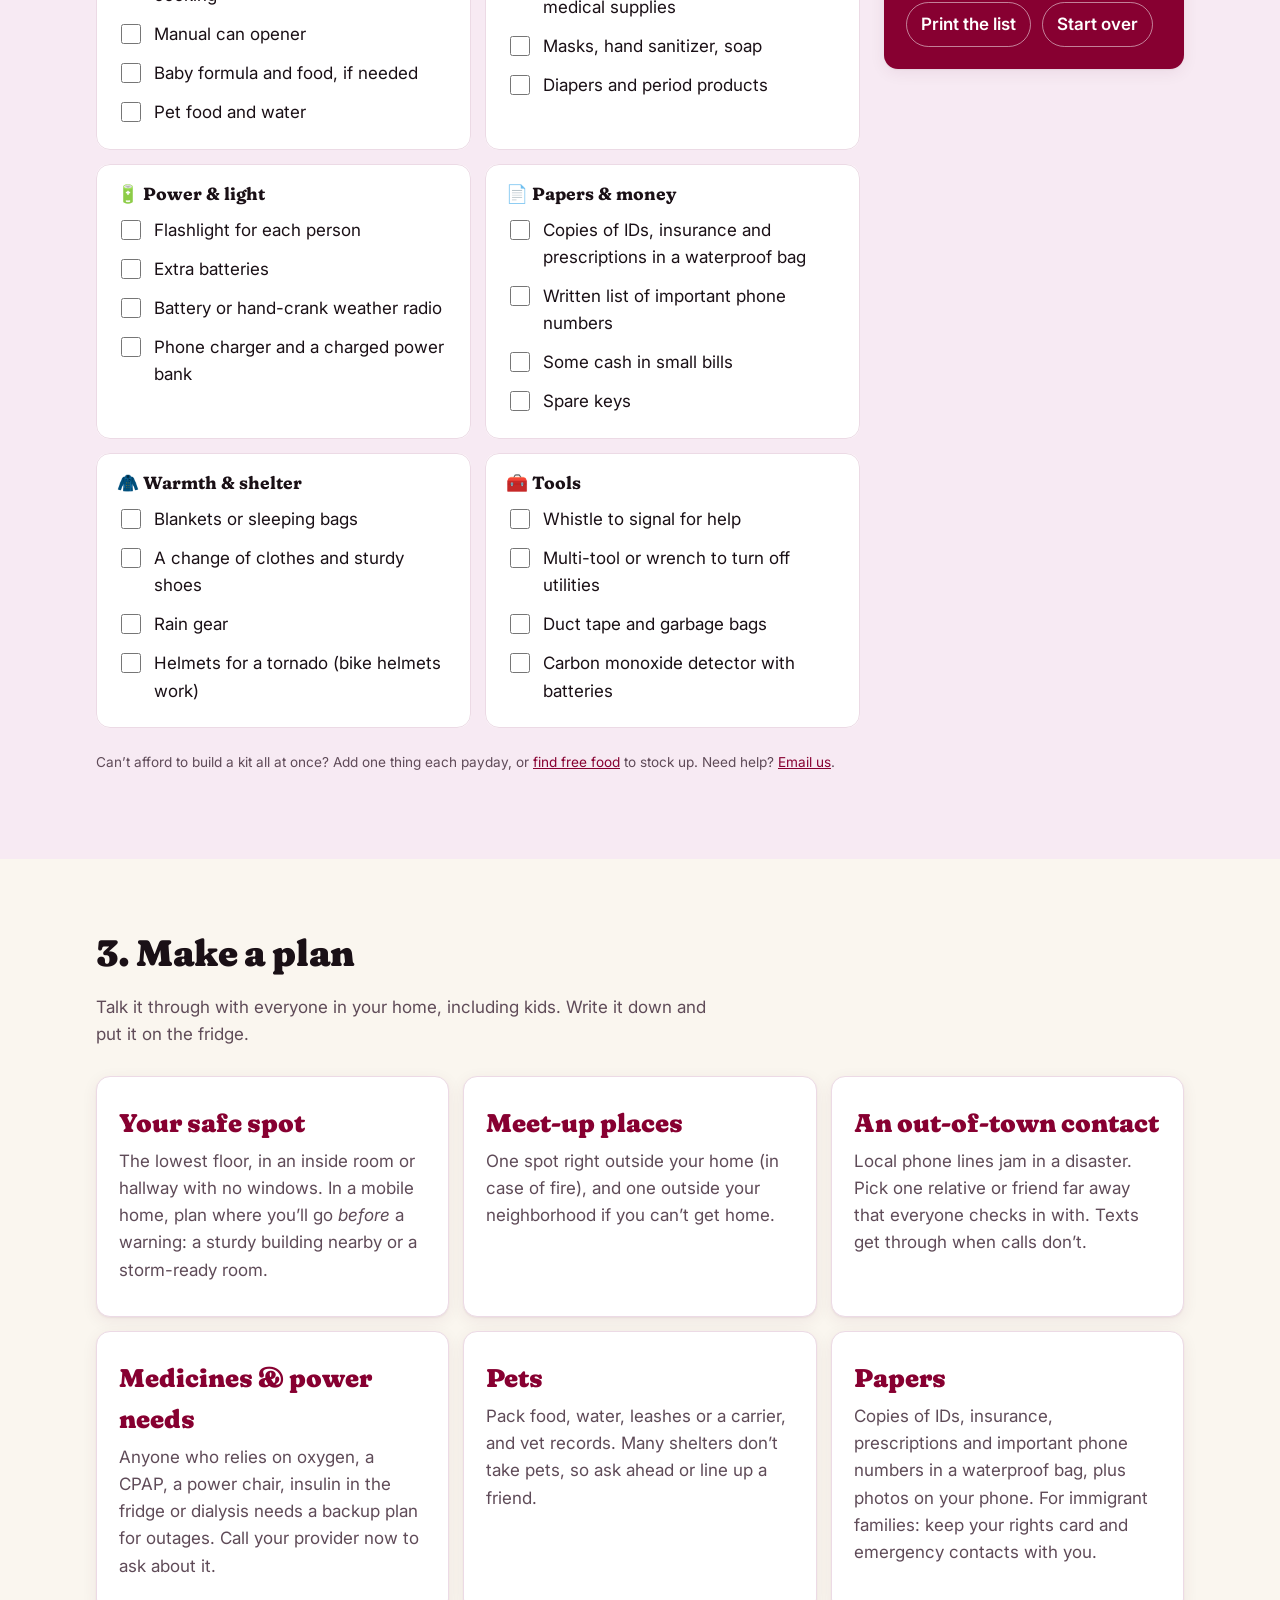
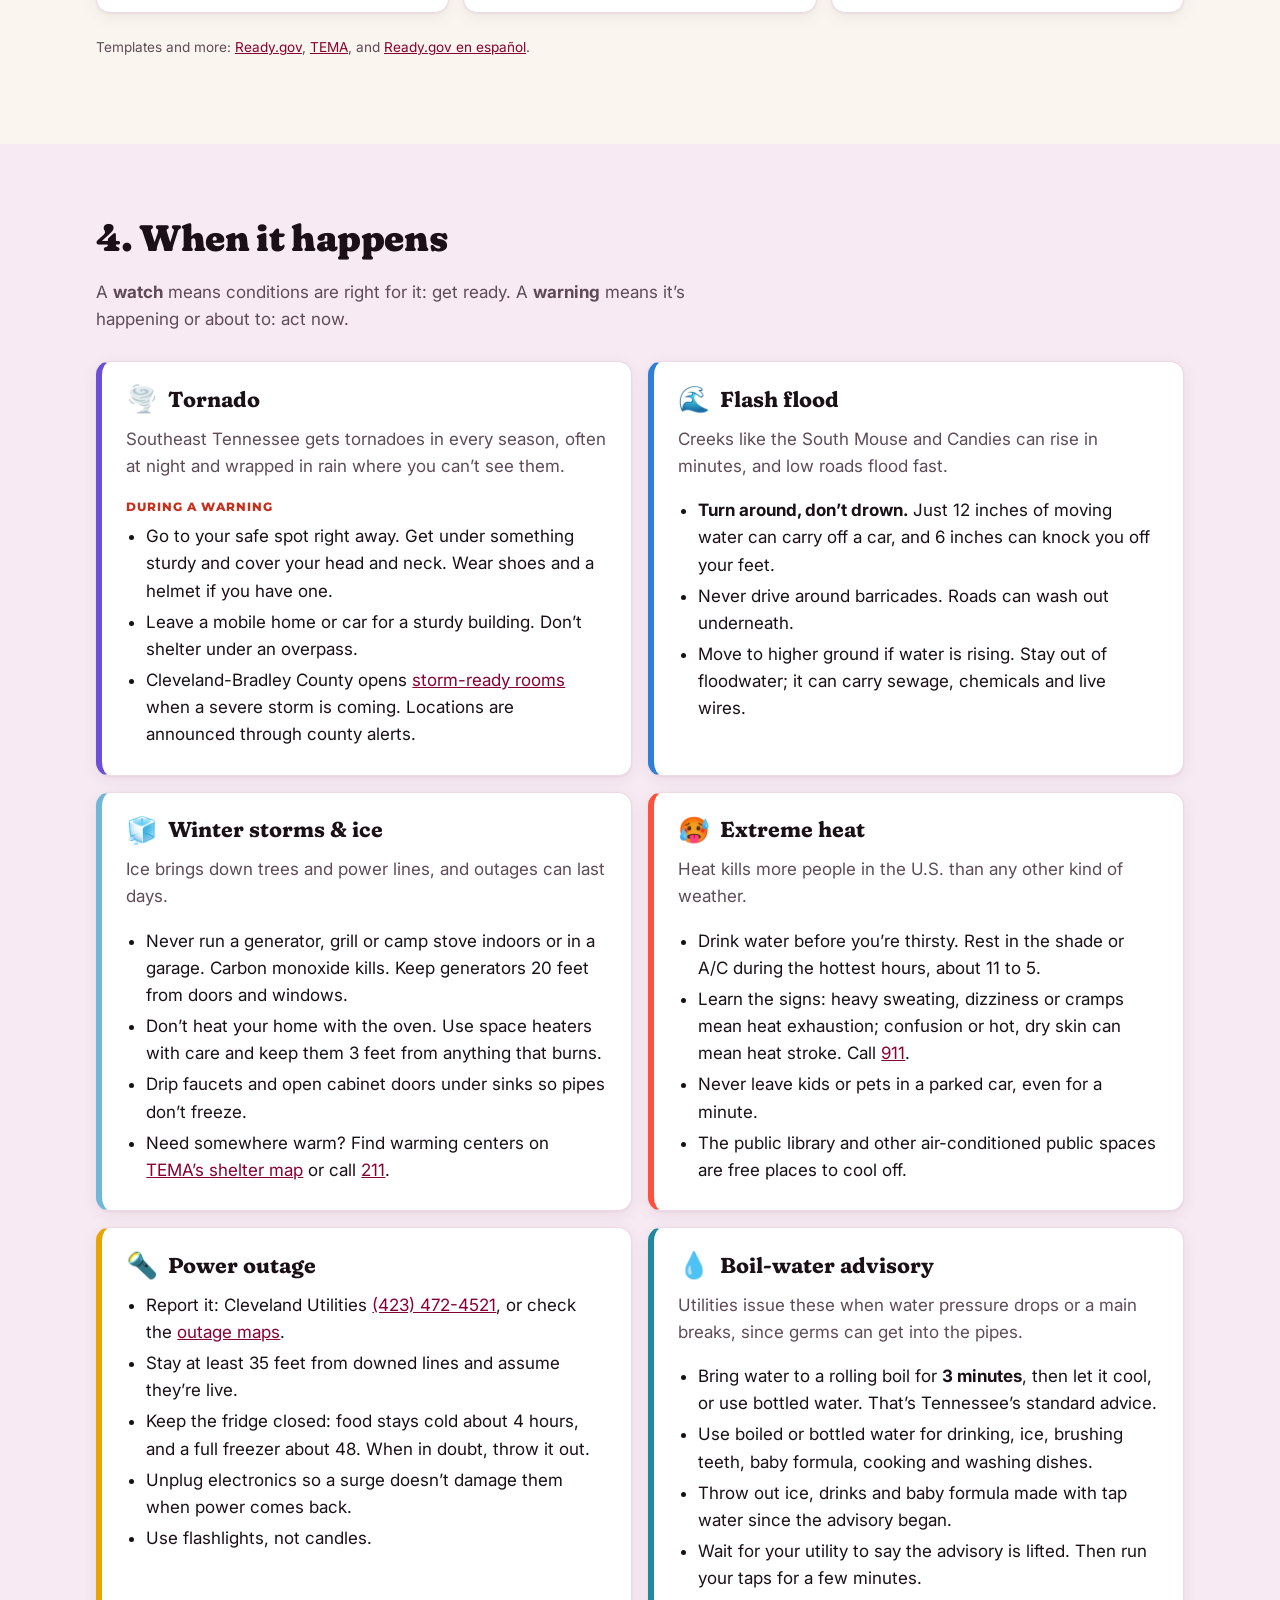
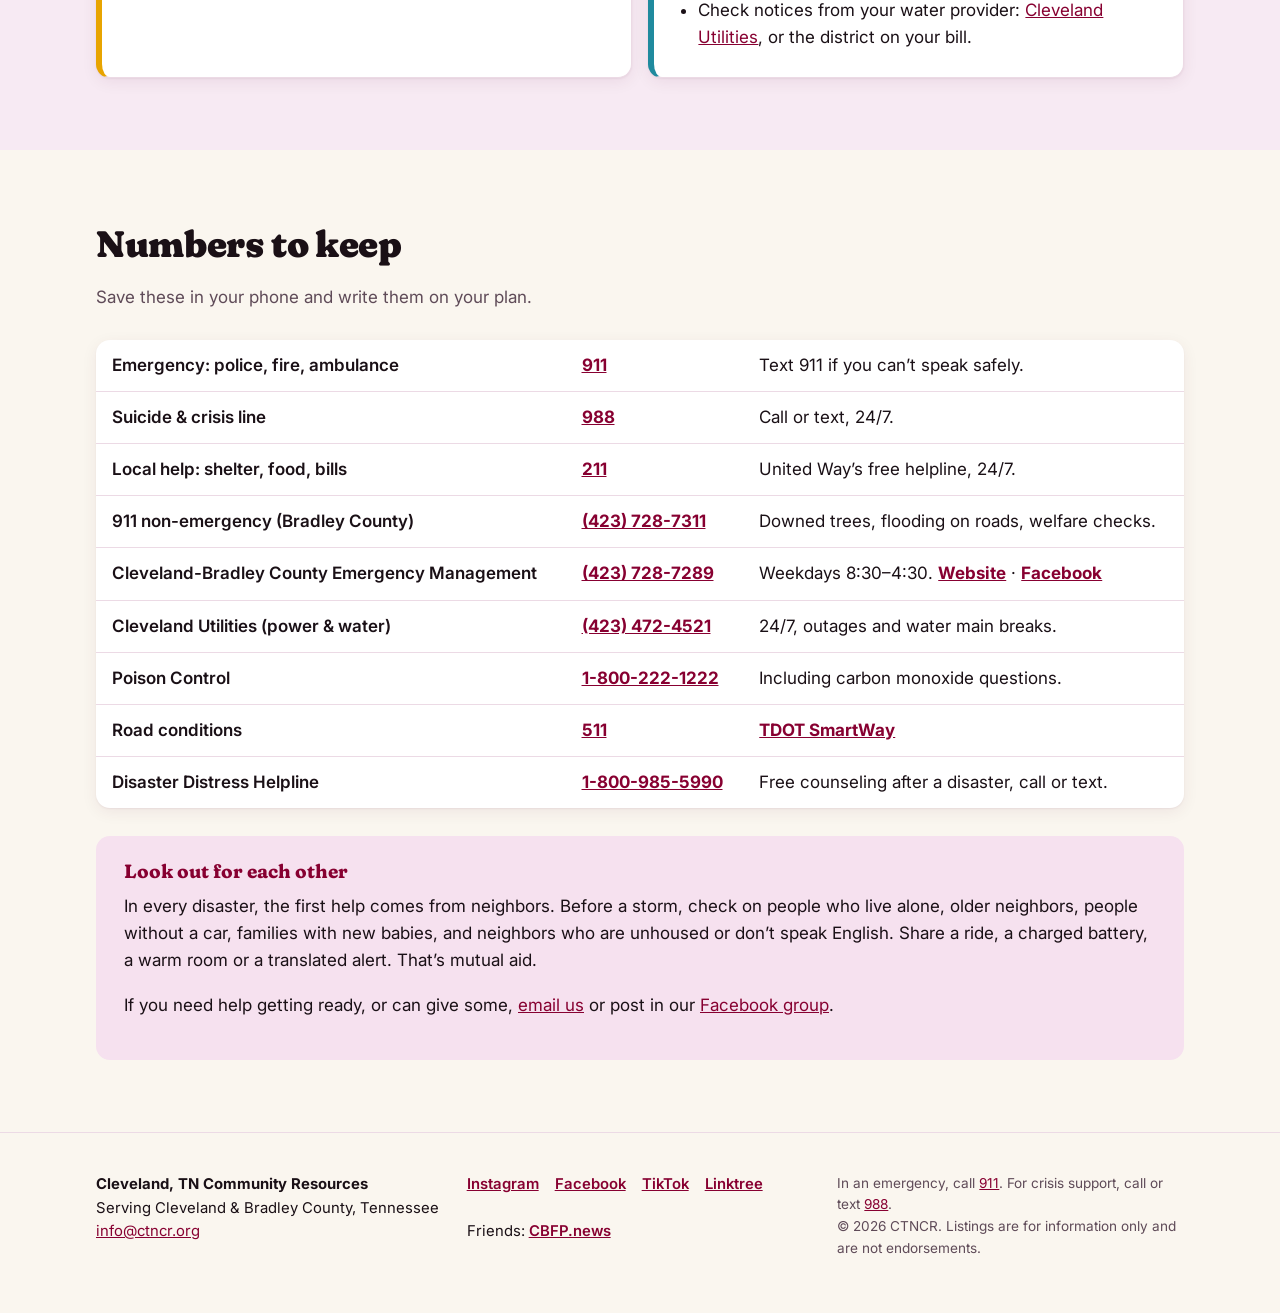
<file: prepare.html>
<!doctype html>
<html lang="en">
<head>
  <meta charset="utf-8">
  <meta name="viewport" content="width=device-width, initial-scale=1">
  <meta name="theme-color" content="#870031">
  <title>Be Prepared · CTNCR</title>
  <meta name="description" content="Emergency preparedness for Cleveland and Bradley County, TN: alerts, kits, plans, storms, floods, ice, heat, power outages and boil-water advisories.">
  <meta property="og:title" content="Be Prepared · Cleveland, TN Community Resources">
  <meta property="og:description" content="Emergency preparedness for Cleveland and Bradley County, TN: alerts, kits, plans, storms, floods, ice, heat, power outages and boil-water advisories.">
  <meta property="og:image" content="assets/logo.png">
  <link rel="preconnect" href="https://fonts.googleapis.com">
  <link rel="preconnect" href="https://fonts.gstatic.com" crossorigin>
  <link href="https://fonts.googleapis.com/css2?family=Fraunces:opsz,wght,SOFT@9..144,600..900,100&family=Inter:wght@400;500;600&family=Montserrat:wght@800&family=Noto+Sans+Cherokee:wght@400;600&display=swap" rel="stylesheet">
  <link rel="stylesheet" href="styles.css?v=2026-11-09">
  <link rel="stylesheet" href="pages.css?v=2026-11-09">
  <link rel="icon" type="image/png" href="assets/favicon.png">
</head>
<body class="page-prepare">
  <a class="skip-link" href="#main">Skip to content</a>

  <div class="crisis-bar" role="region" aria-label="Emergency help">
    <div class="wrap">
      <strong>Need help now?</strong>
      <a href="tel:911"><b>911</b> emergency</a>
      <a href="tel:988"><b>988</b> crisis line</a>
      <a href="tel:211"><b>211</b> local help</a>
    </div>
  </div>

  <header class="site-header">
    <div class="wrap header-inner">
      <a class="brand" href="index.html" aria-label="CTNCR home">
        <img class="brand-mark" src="assets/logo-240.png" alt="" width="44" height="44">
        <span><span class="brand-short">CTNCR</span><span class="brand-long">Cleveland, TN Community Resources</span></span>
      </a>
      <div class="header-actions">
        <nav id="site-nav" class="site-nav" aria-label="Main">
          <a href="index.html#about">About</a>
          <a href="index.html#stories">Stories</a>
          <a href="index.html#resources">Find help</a>
          <a href="index.html#food-calendar">Food days</a>
          <a href="index.html#events">Events</a>
          <a href="index.html#campaigns">Campaigns</a>
          <a href="index.html#get-involved">Get involved</a>
        </nav>
        <a class="btn btn-small btn-donate" href="index.html#donate"><span class="donate-heart" aria-hidden="true">♥</span> Donate</a>
        <button class="nav-toggle" aria-expanded="false" aria-controls="site-nav">Menu</button>
      </div>
    </div>
  </header>
  <nav class="tabbar" aria-label="Sections">
    <div class="wrap tabbar-inner">
      <a href="index.html"><span class="tab-icon" aria-hidden="true">🏠</span>Home</a>
      <a href="sky.html"><span class="tab-icon" aria-hidden="true">🌙</span>Weather &amp; Sky <span class="tab-wx" id="tab-wx" hidden></span></a>
      <a href="prepare.html"><span class="tab-icon" aria-hidden="true">🧰</span>Be Prepared</a>
      <a href="local-news.html"><span class="tab-icon" aria-hidden="true">🗞️</span>Local News</a>
      <a href="world-news.html"><span class="tab-icon" aria-hidden="true">🌍</span>World News</a>
      <a href="land.html"><span class="tab-icon" aria-hidden="true">🪶</span>Our Land</a>
    </div>
  </nav>

  <main id="main">
    <section class="page-hero prep-hero">
      <div class="wrap">
        <p class="eyebrow">Emergency preparedness · Cleveland &amp; Bradley County</p>
        <h1>Be prepared, together.</h1>
        <p class="lede">Tornadoes, flash floods, ice storms and long power outages all hit Bradley County. Here’s how to get warned, what to keep on hand, and what to do, plus how to look out for the neighbors who’ll need help most.</p>
        <nav class="subtabs" aria-label="On this page">
          <a href="#alerts">Get alerts</a>
          <a href="#kit">Build a kit</a>
          <a href="#plan">Make a plan</a>
          <a href="#tornado">Tornado</a>
          <a href="#flood">Flood</a>
          <a href="#winter">Winter &amp; ice</a>
          <a href="#heat">Heat</a>
          <a href="#power">Power outage</a>
          <a href="#water">Boil water</a>
          <a href="#numbers">Numbers</a>
        </nav>
      </div>
    </section>

    <section class="section" id="alerts" aria-labelledby="p-alerts-title">
      <div class="wrap">
        <div class="section-head">
          <h2 id="p-alerts-title">1. Get warned</h2>
          <p>Have more than one way to hear a warning, especially at night. Sirens are meant for people outdoors and may not wake you.</p>
        </div>
        <div class="prep-alertbox">
          <article class="prep-step">
            <span aria-hidden="true">📱</span>
            <span class="big">Text “Join CBCOEM” to 31002</span>
            <p>Free emergency alerts from Cleveland-Bradley County Emergency Management, including when storm-ready rooms open.</p>
            <a href="https://www.clevelandbradleytnoem.gov/signup.html">Or sign up online →</a>
          </article>
          <article class="prep-step">
            <span aria-hidden="true">📻</span>
            <span class="big">NOAA Weather Radio</span>
            <p>A weather radio with battery backup sounds an alarm for warnings even when the power and cell service are out. Look for one with “SAME” to set it to Bradley County.</p>
            <a href="https://www.weather.gov/nwr/">How weather radio works →</a>
          </article>
          <article class="prep-step">
            <span aria-hidden="true">🌩️</span>
            <span class="big">Check the sky tab</span>
            <p>Our <a href="sky.html">Weather &amp; Sky</a> tab shows live National Weather Service alerts for Cleveland, and a ribbon appears at the top of every CTNCR page when one is active.</p>
            <a href="sky.html#alerts">See current alerts →</a>
          </article>
        </div>
        <p class="fine-print">Make sure Wireless Emergency Alerts are turned on in your phone’s notification settings. Spanish-language alerts are available on most phones when your phone is set to Spanish.</p>
      </div>
    </section>

    <section class="section section-alt" id="kit" aria-labelledby="kit-title">
      <div class="wrap">
        <div class="section-head">
          <h2 id="kit-title">2. Build a kit</h2>
          <p>Enough to get your household through three days without power, water or a trip to the store. Check things off as you go; this page remembers your list on this device.</p>
        </div>
        <div class="kit">
          <div class="kit-groups" id="kit-groups"></div>
          <aside class="kit-progress" aria-live="polite">
            <p class="eyebrow">Your kit</p>
            <span class="kit-count" id="kit-count">0 of 0</span>
            <div class="kit-meter"><span id="kit-meter"></span></div>
            <p id="kit-message">Start with water and medicine.</p>
            <button type="button" id="kit-print">Print the list</button>
            <button type="button" id="kit-reset">Start over</button>
          </aside>
        </div>
        <p class="fine-print">Can’t afford to build a kit all at once? Add one thing each payday, or <a href="index.html#resources">find free food</a> to stock up. Need help? <a href="mailto:info@ctncr.org?subject=Emergency%20kit">Email us</a>.</p>
      </div>
    </section>

    <section class="section" id="plan" aria-labelledby="plan-title">
      <div class="wrap">
        <div class="section-head">
          <h2 id="plan-title">3. Make a plan</h2>
          <p>Talk it through with everyone in your home, including kids. Write it down and put it on the fridge.</p>
        </div>
        <div class="prep-alertbox">
          <article class="prep-step">
            <span class="big">Your safe spot</span>
            <p>The lowest floor, in an inside room or hallway with no windows. In a mobile home, plan where you’ll go <em>before</em> a warning: a sturdy building nearby or a storm-ready room.</p>
          </article>
          <article class="prep-step">
            <span class="big">Meet-up places</span>
            <p>One spot right outside your home (in case of fire), and one outside your neighborhood if you can’t get home.</p>
          </article>
          <article class="prep-step">
            <span class="big">An out-of-town contact</span>
            <p>Local phone lines jam in a disaster. Pick one relative or friend far away that everyone checks in with. Texts get through when calls don’t.</p>
          </article>
          <article class="prep-step">
            <span class="big">Medicines &amp; power needs</span>
            <p>Anyone who relies on oxygen, a CPAP, a power chair, insulin in the fridge or dialysis needs a backup plan for outages. Call your provider now to ask about it.</p>
          </article>
          <article class="prep-step">
            <span class="big">Pets</span>
            <p>Pack food, water, leashes or a carrier, and vet records. Many shelters don’t take pets, so ask ahead or line up a friend.</p>
          </article>
          <article class="prep-step">
            <span class="big">Papers</span>
            <p>Copies of IDs, insurance, prescriptions and important phone numbers in a waterproof bag, plus photos on your phone. For immigrant families: keep your rights card and emergency contacts with you.</p>
          </article>
        </div>
        <p class="fine-print">Templates and more: <a href="https://www.ready.gov/plan">Ready.gov</a>, <a href="https://www.tn.gov/tema/prepare.html">TEMA</a>, and <a href="https://www.ready.gov/es/plan">Ready.gov en español</a>.</p>
      </div>
    </section>

    <section class="section section-alt" aria-labelledby="hazards-title">
      <div class="wrap">
        <div class="section-head">
          <h2 id="hazards-title">4. When it happens</h2>
          <p>A <strong>watch</strong> means conditions are right for it: get ready. A <strong>warning</strong> means it’s happening or about to: act now.</p>
        </div>
        <div class="hazards">
          <article class="hazard hazard-tornado" id="tornado">
            <h3><span aria-hidden="true">🌪️</span> Tornado</h3>
            <p>Southeast Tennessee gets tornadoes in every season, often at night and wrapped in rain where you can’t see them.</p>
            <h4>During a warning</h4>
            <ul>
              <li>Go to your safe spot right away. Get under something sturdy and cover your head and neck. Wear shoes and a helmet if you have one.</li>
              <li>Leave a mobile home or car for a sturdy building. Don’t shelter under an overpass.</li>
              <li>Cleveland-Bradley County opens <a href="https://www.clevelandbradleytnoem.gov/shelters.html">storm-ready rooms</a> when a severe storm is coming. Locations are announced through county alerts.</li>
            </ul>
          </article>
          <article class="hazard hazard-flood" id="flood">
            <h3><span aria-hidden="true">🌊</span> Flash flood</h3>
            <p>Creeks like the South Mouse and Candies can rise in minutes, and low roads flood fast.</p>
            <ul>
              <li><strong>Turn around, don’t drown.</strong> Just 12 inches of moving water can carry off a car, and 6 inches can knock you off your feet.</li>
              <li>Never drive around barricades. Roads can wash out underneath.</li>
              <li>Move to higher ground if water is rising. Stay out of floodwater; it can carry sewage, chemicals and live wires.</li>
            </ul>
          </article>
          <article class="hazard hazard-winter" id="winter">
            <h3><span aria-hidden="true">🧊</span> Winter storms &amp; ice</h3>
            <p>Ice brings down trees and power lines, and outages can last days.</p>
            <ul>
              <li>Never run a generator, grill or camp stove indoors or in a garage. Carbon monoxide kills. Keep generators 20 feet from doors and windows.</li>
              <li>Don’t heat your home with the oven. Use space heaters with care and keep them 3 feet from anything that burns.</li>
              <li>Drip faucets and open cabinet doors under sinks so pipes don’t freeze.</li>
              <li>Need somewhere warm? Find warming centers on <a href="https://www.tn.gov/tema/tennessee-shelters.html">TEMA’s shelter map</a> or call <a href="tel:211">211</a>.</li>
            </ul>
          </article>
          <article class="hazard hazard-heat" id="heat">
            <h3><span aria-hidden="true">🥵</span> Extreme heat</h3>
            <p>Heat kills more people in the U.S. than any other kind of weather.</p>
            <ul>
              <li>Drink water before you’re thirsty. Rest in the shade or A/C during the hottest hours, about 11 to 5.</li>
              <li>Learn the signs: heavy sweating, dizziness or cramps mean heat exhaustion; confusion or hot, dry skin can mean heat stroke. Call <a href="tel:911">911</a>.</li>
              <li>Never leave kids or pets in a parked car, even for a minute.</li>
              <li>The public library and other air-conditioned public spaces are free places to cool off.</li>
            </ul>
          </article>
          <article class="hazard hazard-power" id="power">
            <h3><span aria-hidden="true">🔦</span> Power outage</h3>
            <ul>
              <li>Report it: Cleveland Utilities <a href="tel:4234724521">(423) 472-4521</a>, or check the <a href="sky.html#utilities">outage maps</a>.</li>
              <li>Stay at least 35 feet from downed lines and assume they’re live.</li>
              <li>Keep the fridge closed: food stays cold about 4 hours, and a full freezer about 48. When in doubt, throw it out.</li>
              <li>Unplug electronics so a surge doesn’t damage them when power comes back.</li>
              <li>Use flashlights, not candles.</li>
            </ul>
          </article>
          <article class="hazard hazard-water" id="water">
            <h3><span aria-hidden="true">💧</span> Boil-water advisory</h3>
            <p>Utilities issue these when water pressure drops or a main breaks, since germs can get into the pipes.</p>
            <ul>
              <li>Bring water to a rolling boil for <strong>3 minutes</strong>, then let it cool, or use bottled water. That’s Tennessee’s standard advice.</li>
              <li>Use boiled or bottled water for drinking, ice, brushing teeth, baby formula, cooking and washing dishes.</li>
              <li>Throw out ice, drinks and baby formula made with tap water since the advisory began.</li>
              <li>Wait for your utility to say the advisory is lifted. Then run your taps for a few minutes.</li>
              <li>Check notices from your water provider: <a href="https://www.clevelandutilities.com/">Cleveland Utilities</a>, or the district on your bill.</li>
            </ul>
          </article>
        </div>
      </div>
    </section>

    <section class="section" id="numbers" aria-labelledby="numbers-title">
      <div class="wrap">
        <div class="section-head">
          <h2 id="numbers-title">Numbers to keep</h2>
          <p>Save these in your phone and write them on your plan.</p>
        </div>
        <table class="contact-table">
          <tbody>
            <tr><th scope="row">Emergency: police, fire, ambulance</th><td><a href="tel:911">911</a></td><td>Text 911 if you can’t speak safely.</td></tr>
            <tr><th scope="row">Suicide &amp; crisis line</th><td><a href="tel:988">988</a></td><td>Call or text, 24/7.</td></tr>
            <tr><th scope="row">Local help: shelter, food, bills</th><td><a href="tel:211">211</a></td><td>United Way’s free helpline, 24/7.</td></tr>
            <tr><th scope="row">911 non-emergency (Bradley County)</th><td><a href="tel:4237287311">(423) 728-7311</a></td><td>Downed trees, flooding on roads, welfare checks.</td></tr>
            <tr><th scope="row">Cleveland-Bradley County Emergency Management</th><td><a href="tel:4237287289">(423) 728-7289</a></td><td>Weekdays 8:30–4:30. <a href="https://www.clevelandbradleytnoem.gov/">Website</a> · <a href="https://www.facebook.com/cbcoemhs">Facebook</a></td></tr>
            <tr><th scope="row">Cleveland Utilities (power &amp; water)</th><td><a href="tel:4234724521">(423) 472-4521</a></td><td>24/7, outages and water main breaks.</td></tr>
            <tr><th scope="row">Poison Control</th><td><a href="tel:18002221222">1-800-222-1222</a></td><td>Including carbon monoxide questions.</td></tr>
            <tr><th scope="row">Road conditions</th><td><a href="tel:511">511</a></td><td><a href="https://smartway.tn.gov/">TDOT SmartWay</a></td></tr>
            <tr><th scope="row">Disaster Distress Helpline</th><td><a href="tel:18009855990">1-800-985-5990</a></td><td>Free counseling after a disaster, call or text.</td></tr>
          </tbody>
        </table>

        <div class="neighbor-note">
          <h3>Look out for each other</h3>
          <p>In every disaster, the first help comes from neighbors. Before a storm, check on people who live alone, older neighbors, people without a car, families with new babies, and neighbors who are unhoused or don’t speak English. Share a ride, a charged battery, a warm room or a translated alert. That’s mutual aid.</p>
          <p>If you need help getting ready, or can give some, <a href="mailto:info@ctncr.org?subject=Emergency%20preparedness">email us</a> or post in our <a href="https://www.facebook.com/share/g/1Bm9HN4uWn/?mibextid=wwXIfr">Facebook group</a>.</p>
        </div>
      </div>
    </section>
  </main>

  <footer class="site-footer">
    <div class="wrap footer-inner">
      <p><strong>Cleveland, TN Community Resources</strong><br>Serving Cleveland &amp; Bradley County, Tennessee<br><a href="mailto:info@ctncr.org">info@ctncr.org</a></p>
      <p class="social-links">
        <a href="https://instagram.com/clevelandtncommunityresources">Instagram</a>
        <a href="https://www.facebook.com/share/1BhQLh7dQu/?mibextid=wwXIfr">Facebook</a>
        <a href="https://tiktok.com/@ctncr1">TikTok</a>
        <a href="https://linktr.ee/clevelandresources">Linktree</a>
        <span>Friends: <a href="https://cbfp.news/?utm_source=ctncr.org&amp;utm_medium=referral&amp;utm_campaign=footer">CBFP.news</a></span>
      </p>
      <p class="fine-print">In an emergency, call <a href="tel:911">911</a>. For crisis support, call or text <a href="tel:988">988</a>.<br>&copy; <span id="year"></span> CTNCR. Listings are for information only and are not endorsements.</p>
    </div>
  </footer>

  <script src="common.js"></script>
  <script src="prepare.js"></script>
<!-- Cloudflare Web Analytics --><script defer src='https://static.cloudflareinsights.com/beacon.min.js' data-cf-beacon='{"token": "456d02702e1f43e397041fd8fdb1306a"}'></script><!-- End Cloudflare Web Analytics -->
</body>
</html>
</file>
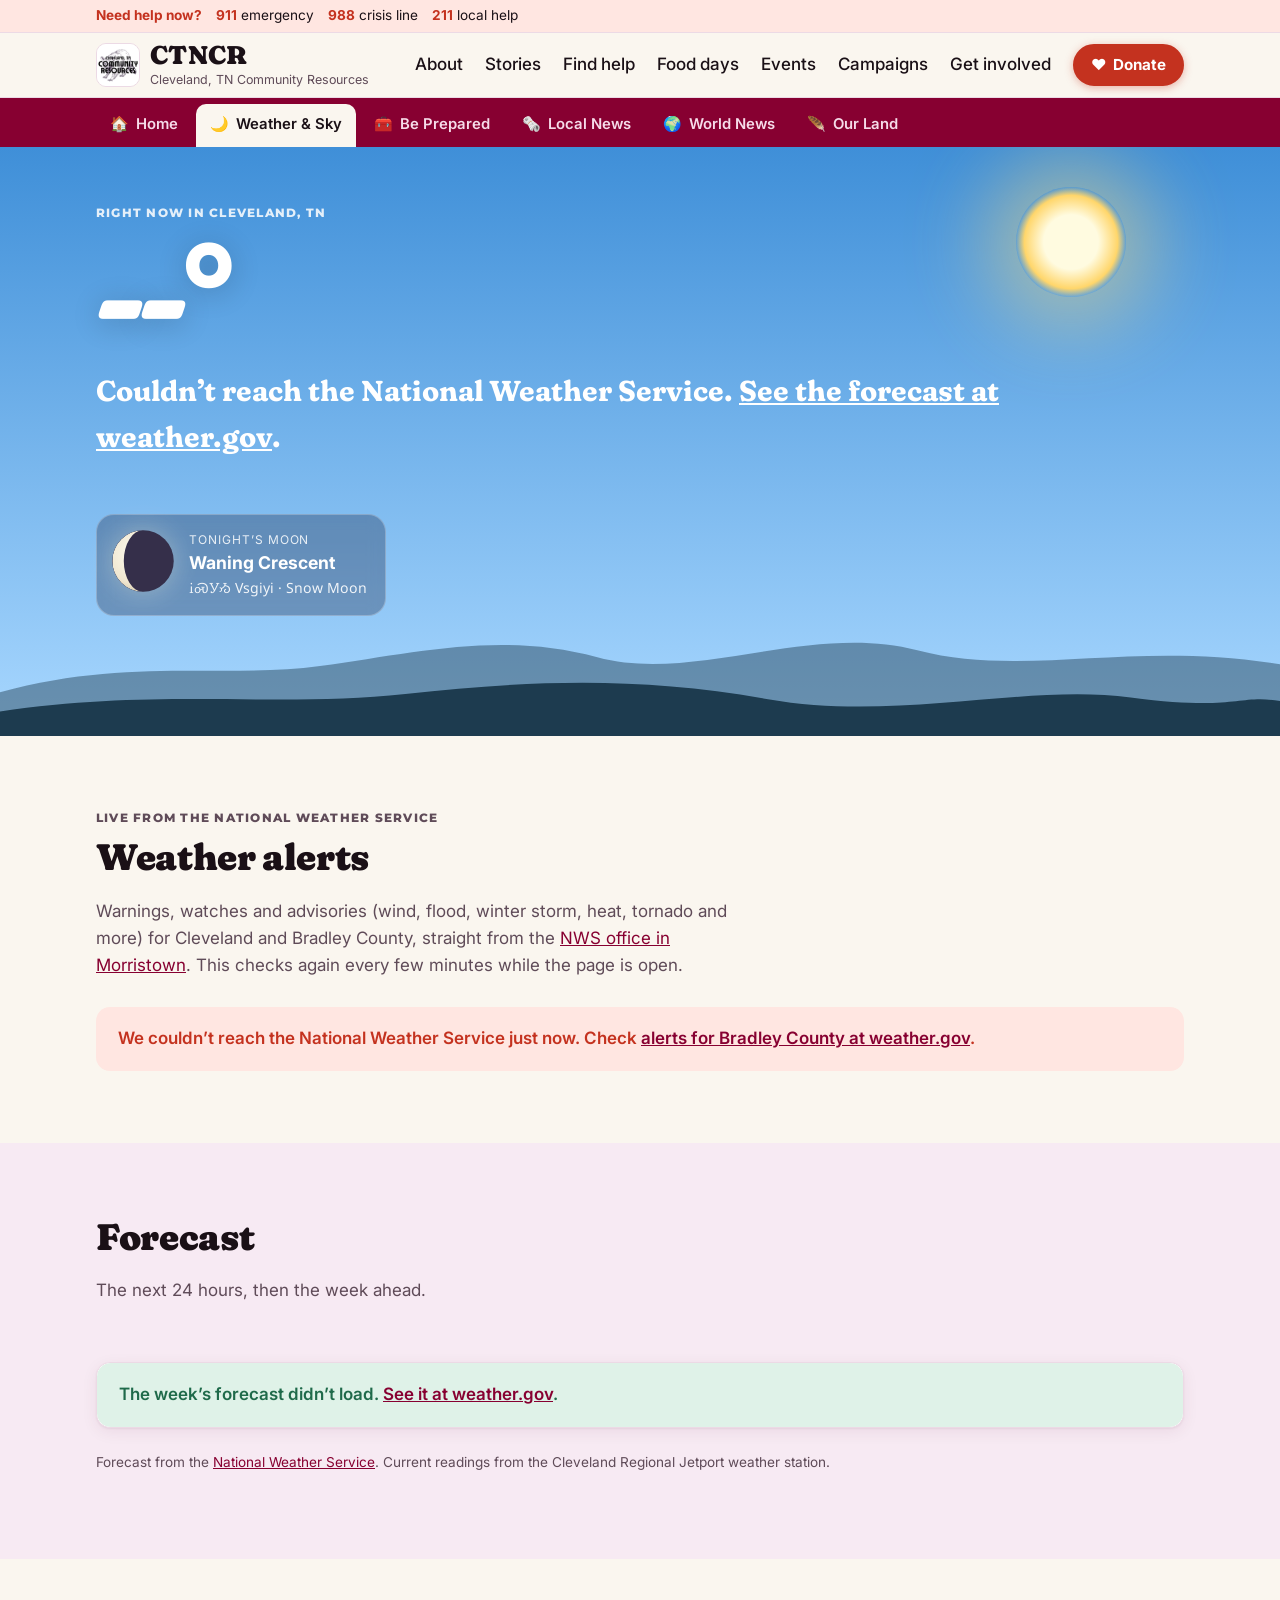
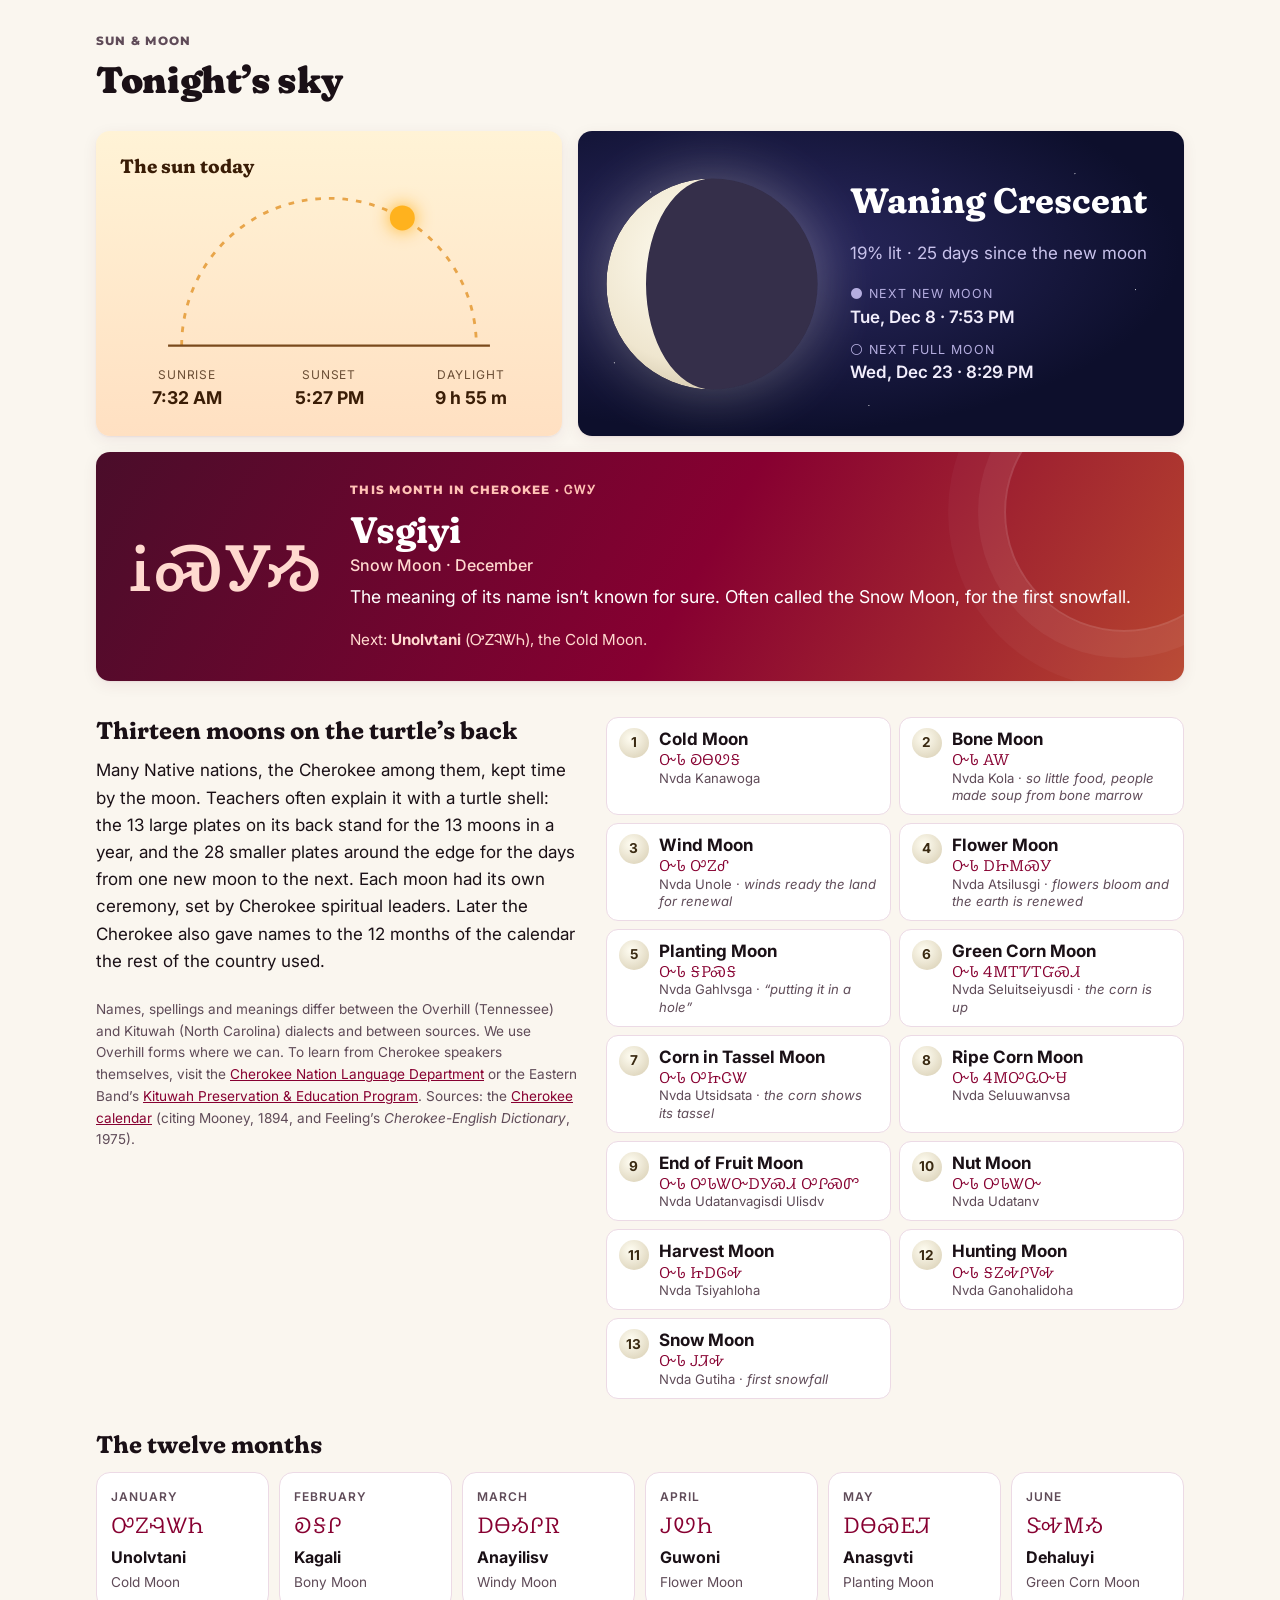
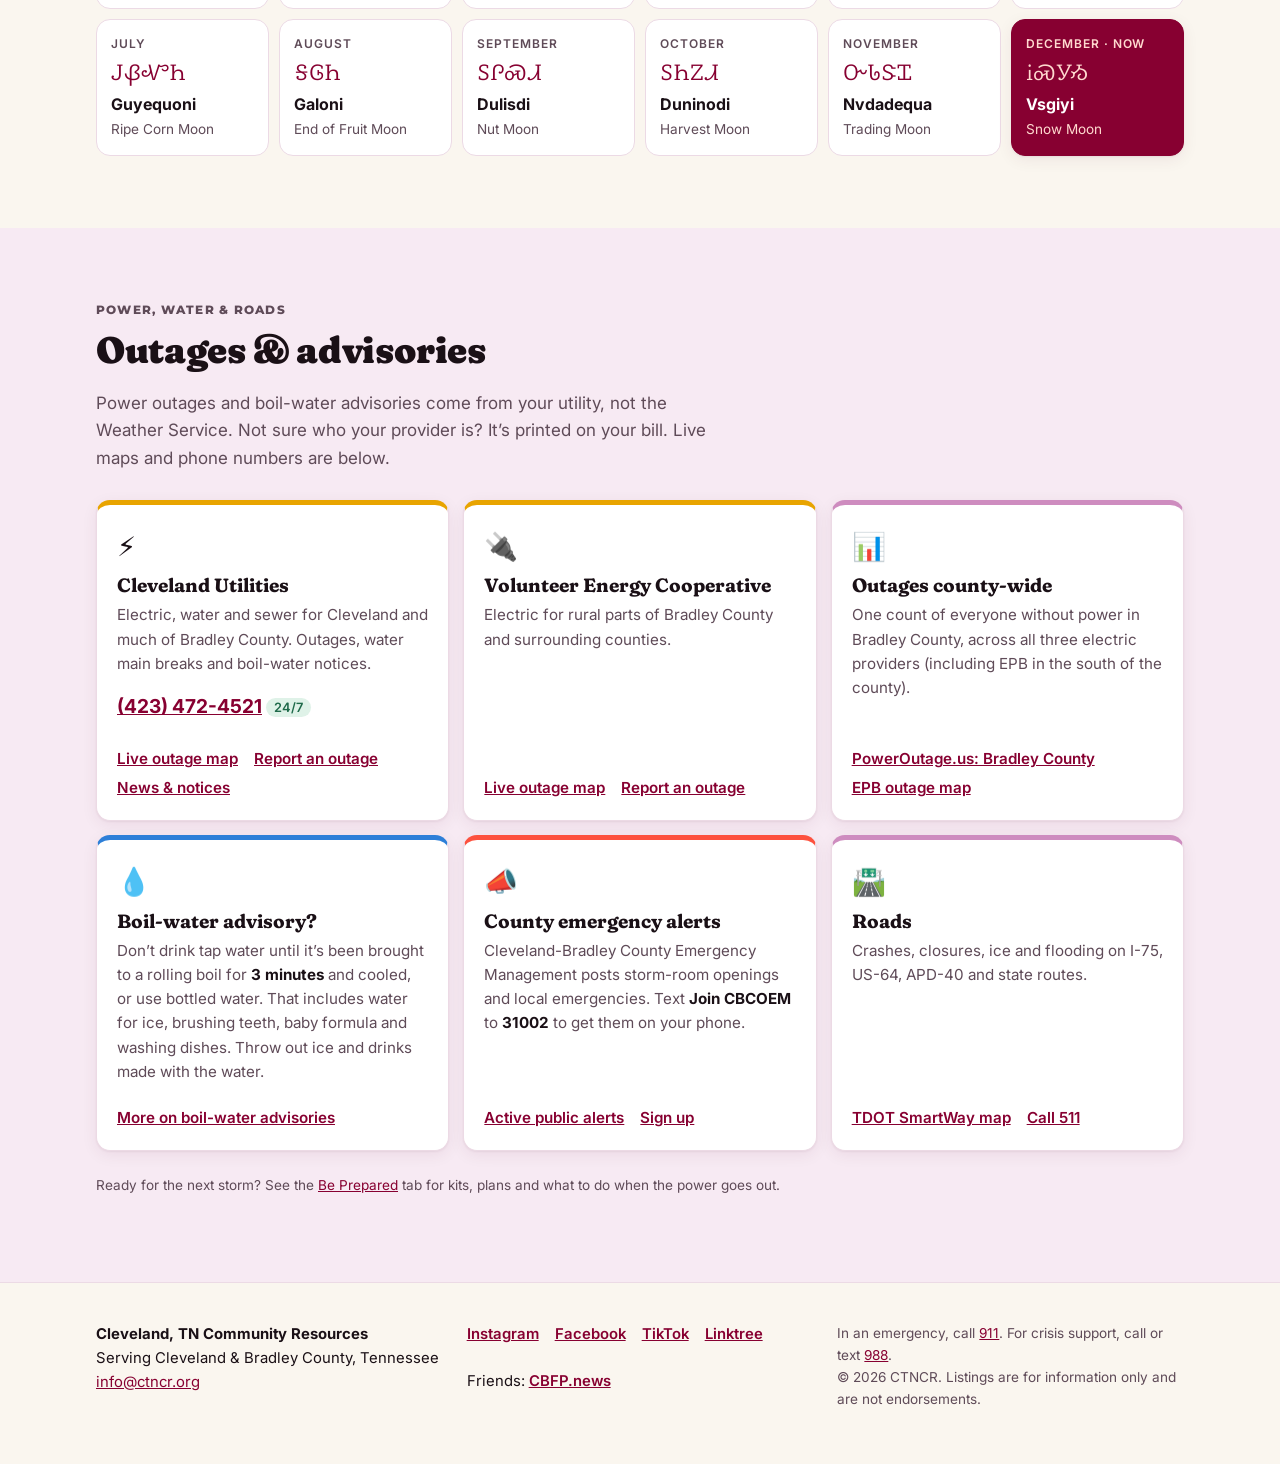
<file: sky.html>
<!doctype html>
<html lang="en">
<head>
  <meta charset="utf-8">
  <meta name="viewport" content="width=device-width, initial-scale=1">
  <meta name="theme-color" content="#870031">
  <title>Weather &amp; Sky · CTNCR</title>
  <meta name="description" content="Live weather, National Weather Service alerts, utility outages, sunrise and sunset, and tonight's moon with its Cherokee name for Cleveland and Bradley County, TN.">
  <meta property="og:title" content="Weather &amp; Sky · Cleveland, TN Community Resources">
  <meta property="og:description" content="Live weather, National Weather Service alerts, utility outages, sunrise and sunset, and tonight's moon with its Cherokee name for Cleveland and Bradley County, TN.">
  <meta property="og:image" content="assets/logo.png">
  <link rel="preconnect" href="https://fonts.googleapis.com">
  <link rel="preconnect" href="https://fonts.gstatic.com" crossorigin>
  <link href="https://fonts.googleapis.com/css2?family=Fraunces:opsz,wght,SOFT@9..144,600..900,100&family=Inter:wght@400;500;600&family=Montserrat:wght@800&family=Noto+Sans+Cherokee:wght@400;600&display=swap" rel="stylesheet">
  <link rel="stylesheet" href="styles.css?v=2026-11-09">
  <link rel="stylesheet" href="pages.css?v=2026-11-09">
  <link rel="icon" type="image/png" href="assets/favicon.png">
</head>
<body class="page-sky">
  <a class="skip-link" href="#main">Skip to content</a>

  <div class="crisis-bar" role="region" aria-label="Emergency help">
    <div class="wrap">
      <strong>Need help now?</strong>
      <a href="tel:911"><b>911</b> emergency</a>
      <a href="tel:988"><b>988</b> crisis line</a>
      <a href="tel:211"><b>211</b> local help</a>
    </div>
  </div>

  <header class="site-header">
    <div class="wrap header-inner">
      <a class="brand" href="index.html" aria-label="CTNCR home">
        <img class="brand-mark" src="assets/logo-240.png" alt="" width="44" height="44">
        <span><span class="brand-short">CTNCR</span><span class="brand-long">Cleveland, TN Community Resources</span></span>
      </a>
      <div class="header-actions">
        <nav id="site-nav" class="site-nav" aria-label="Main">
          <a href="index.html#about">About</a>
          <a href="index.html#stories">Stories</a>
          <a href="index.html#resources">Find help</a>
          <a href="index.html#food-calendar">Food days</a>
          <a href="index.html#events">Events</a>
          <a href="index.html#campaigns">Campaigns</a>
          <a href="index.html#get-involved">Get involved</a>
        </nav>
        <a class="btn btn-small btn-donate" href="index.html#donate"><span class="donate-heart" aria-hidden="true">♥</span> Donate</a>
        <button class="nav-toggle" aria-expanded="false" aria-controls="site-nav">Menu</button>
      </div>
    </div>
  </header>
  <nav class="tabbar" aria-label="Sections">
    <div class="wrap tabbar-inner">
      <a href="index.html"><span class="tab-icon" aria-hidden="true">🏠</span>Home</a>
      <a href="sky.html"><span class="tab-icon" aria-hidden="true">🌙</span>Weather &amp; Sky <span class="tab-wx" id="tab-wx" hidden></span></a>
      <a href="prepare.html"><span class="tab-icon" aria-hidden="true">🧰</span>Be Prepared</a>
      <a href="local-news.html"><span class="tab-icon" aria-hidden="true">🗞️</span>Local News</a>
      <a href="world-news.html"><span class="tab-icon" aria-hidden="true">🌍</span>World News</a>
      <a href="land.html"><span class="tab-icon" aria-hidden="true">🪶</span>Our Land</a>
    </div>
  </nav>

  <main id="main">
    <section class="sky-hero" id="sky" data-kind="clear" data-time="day" aria-labelledby="sky-title">
      <div class="sky-scene" aria-hidden="true">
        <div class="sky-stars"></div>
        <div class="sky-orb"></div>
        <div class="sky-cloud c1"></div>
        <div class="sky-cloud c2"></div>
        <div class="sky-cloud c3"></div>
        <div class="sky-rain"></div>
        <div class="sky-snow"></div>
        <div class="sky-flash"></div>
        <svg class="sky-ridge" viewBox="0 0 1200 160" preserveAspectRatio="none">
          <path d="M0 110 C 120 70 210 95 300 80 S 470 40 560 70 S 760 30 860 62 S 1060 50 1200 78 V160 H0Z" opacity=".45"/>
          <path d="M0 132 C 150 105 260 128 380 112 S 600 92 720 118 S 960 100 1060 116 S 1160 112 1200 120 V160 H0Z"/>
        </svg>
      </div>
      <div class="wrap sky-inner">
        <div class="sky-now">
          <p class="eyebrow sky-eyebrow">Right now in Cleveland, TN</p>
          <h1 id="sky-title" class="visually-hidden">Weather and sky for Cleveland, TN</h1>
          <div class="sky-temp-row">
            <span class="sky-temp" id="now-temp">--°</span>
            <span class="sky-icon" id="now-icon" aria-hidden="true"></span>
          </div>
          <p class="sky-cond" id="now-cond">Checking the sky…</p>
          <ul class="sky-facts" id="now-facts"></ul>
          <p class="sky-updated" id="now-updated"></p>
        </div>
        <a class="sky-moon-mini" href="#moon">
          <span class="moon-svg" id="mini-moon"></span>
          <span>
            <span class="sky-moon-label">Tonight’s moon</span>
            <strong id="mini-moon-name"></strong>
            <span id="mini-moon-cherokee" class="sky-moon-cherokee"></span>
          </span>
        </a>
      </div>
    </section>

    <section class="section sky-section" id="alerts" aria-labelledby="alerts-title">
      <div class="wrap">
        <div class="section-head">
          <p class="eyebrow">Live from the National Weather Service</p>
          <h2 id="alerts-title">Weather alerts</h2>
          <p>Warnings, watches and advisories (wind, flood, winter storm, heat, tornado and more) for Cleveland and Bradley County, straight from the <a href="https://www.weather.gov/mrx/">NWS office in Morristown</a>. This checks again every few minutes while the page is open.</p>
        </div>
        <div id="alert-list" class="alert-list" aria-live="polite">
          <p class="alert-none is-loading">Checking for alerts…</p>
        </div>
      </div>
    </section>

    <section class="section section-alt sky-section" id="forecast" aria-labelledby="forecast-title">
      <div class="wrap">
        <div class="section-head">
          <h2 id="forecast-title">Forecast</h2>
          <p>The next 24 hours, then the week ahead.</p>
        </div>
        <div class="hourly-wrap">
          <ol class="hourly" id="hourly" aria-label="Hourly forecast"></ol>
        </div>
        <ol class="week" id="week" aria-label="7-day forecast"></ol>
        <p class="fine-print">Forecast from the <a href="https://forecast.weather.gov/MapClick.php?lat=35.1595&amp;lon=-84.8766">National Weather Service</a>. Current readings from the Cleveland Regional Jetport weather station.</p>
      </div>
    </section>

    <section class="section sky-section" id="moon" aria-labelledby="moon-title">
      <div class="wrap">
        <div class="section-head">
          <p class="eyebrow">Sun &amp; moon</p>
          <h2 id="moon-title">Tonight’s sky</h2>
        </div>
        <div class="celestial">
          <article class="sun-card">
            <h3>The sun today</h3>
            <svg class="sun-arc" viewBox="0 0 300 150" aria-hidden="true">
              <path class="sun-arc-path" d="M20 140 A130 130 0 0 1 280 140"/>
              <line x1="8" y1="140" x2="292" y2="140" class="sun-arc-horizon"/>
              <circle id="sun-dot" r="11" cx="20" cy="140" class="sun-arc-dot"/>
            </svg>
            <dl class="sun-times">
              <div><dt>Sunrise</dt><dd id="sunrise">--</dd></div>
              <div><dt>Sunset</dt><dd id="sunset">--</dd></div>
              <div><dt>Daylight</dt><dd id="daylength">--</dd></div>
            </dl>
          </article>
          <article class="moon-card">
            <div class="moon-big" id="big-moon"></div>
            <div class="moon-info">
              <h3 id="moon-phase">--</h3>
              <p class="moon-lit" id="moon-lit"></p>
              <dl class="moon-dates" id="moon-dates"></dl>
            </div>
          </article>
        </div>

        <article class="cherokee-moon" id="moon-meaning" aria-labelledby="cm-title">
          <div class="cm-glyph" lang="chr" aria-hidden="true" id="cm-syllabary"></div>
          <div class="cm-body">
            <p class="eyebrow cm-eyebrow">This month in Cherokee · ᏣᎳᎩ</p>
            <h3 id="cm-title"><span id="cm-name"></span> <span class="cm-say" id="cm-say"></span></h3>
            <p class="cm-meaning" id="cm-meaning"></p>
            <p class="cm-note" id="cm-note"></p>
          </div>
        </article>

        <div class="moons-explain">
          <div>
            <h3>Thirteen moons on the turtle’s back</h3>
            <p>Many Native nations, the Cherokee among them, kept time by the moon. Teachers often explain it with a turtle shell: the 13 large plates on its back stand for the 13 moons in a year, and the 28 smaller plates around the edge for the days from one new moon to the next. Each moon had its own ceremony, set by Cherokee spiritual leaders. Later the Cherokee also gave names to the 12 months of the calendar the rest of the country used.</p>
            <p class="fine-print">Names, spellings and meanings differ between the Overhill (Tennessee) and Kituwah (North Carolina) dialects and between sources. We use Overhill forms where we can. To learn from Cherokee speakers themselves, visit the <a href="https://language.cherokee.org/">Cherokee Nation Language Department</a> or the Eastern Band’s <a href="https://ebcikpep.com/">Kituwah Preservation &amp; Education Program</a>. Sources: the <a href="https://en.wikipedia.org/wiki/Cherokee_calendar">Cherokee calendar</a> (citing Mooney, 1894, and Feeling’s <cite>Cherokee-English Dictionary</cite>, 1975).</p>
          </div>
          <ol class="moon-ring" id="moon-ring" aria-label="The 13 moons"></ol>
        </div>

        <h3 class="months-head">The twelve months</h3>
        <ol class="month-grid" id="month-grid"></ol>
      </div>
    </section>

    <section class="section section-alt sky-section" id="utilities" aria-labelledby="utilities-title">
      <div class="wrap">
        <div class="section-head">
          <p class="eyebrow">Power, water &amp; roads</p>
          <h2 id="utilities-title">Outages &amp; advisories</h2>
          <p>Power outages and boil-water advisories come from your utility, not the Weather Service. Not sure who your provider is? It’s printed on your bill. Live maps and phone numbers are below.</p>
        </div>
        <div class="util-grid">
          <article class="util-card util-power">
            <span class="util-icon" aria-hidden="true">⚡</span>
            <h3>Cleveland Utilities</h3>
            <p>Electric, water and sewer for Cleveland and much of Bradley County. Outages, water main breaks and boil-water notices.</p>
            <p class="util-phone"><a href="tel:4234724521">(423) 472-4521</a> <span>24/7</span></p>
            <p class="util-links"><a href="http://outage.clevelandutilities.com:7576">Live outage map</a> <a href="https://www.clevelandutilities.com/report-power-outage">Report an outage</a> <a href="https://www.clevelandutilities.com/">News &amp; notices</a></p>
          </article>
          <article class="util-card util-power">
            <span class="util-icon" aria-hidden="true">🔌</span>
            <h3>Volunteer Energy Cooperative</h3>
            <p>Electric for rural parts of Bradley County and surrounding counties.</p>
            <p class="util-links"><a href="https://volunteer.outagemap.coop/">Live outage map</a> <a href="https://vec.org/outage-central/reporting-an-outage/">Report an outage</a></p>
          </article>
          <article class="util-card">
            <span class="util-icon" aria-hidden="true">📊</span>
            <h3>Outages county-wide</h3>
            <p>One count of everyone without power in Bradley County, across all three electric providers (including EPB in the south of the county).</p>
            <p class="util-links"><a href="https://poweroutage.us/area/county/2437">PowerOutage.us: Bradley County</a> <a href="https://epb.com/outage-map/">EPB outage map</a></p>
          </article>
          <article class="util-card util-water">
            <span class="util-icon" aria-hidden="true">💧</span>
            <h3>Boil-water advisory?</h3>
            <p>Don’t drink tap water until it’s been brought to a rolling boil for <strong>3 minutes</strong> and cooled, or use bottled water. That includes water for ice, brushing teeth, baby formula and washing dishes. Throw out ice and drinks made with the water.</p>
            <p class="util-links"><a href="prepare.html#water">More on boil-water advisories</a></p>
          </article>
          <article class="util-card util-oem">
            <span class="util-icon" aria-hidden="true">📣</span>
            <h3>County emergency alerts</h3>
            <p>Cleveland-Bradley County Emergency Management posts storm-room openings and local emergencies. Text <strong>Join CBCOEM</strong> to <strong>31002</strong> to get them on your phone.</p>
            <p class="util-links"><a href="https://www.clevelandbradleytnoem.gov/alerts.html">Active public alerts</a> <a href="https://www.clevelandbradleytnoem.gov/signup.html">Sign up</a></p>
          </article>
          <article class="util-card">
            <span class="util-icon" aria-hidden="true">🛣️</span>
            <h3>Roads</h3>
            <p>Crashes, closures, ice and flooding on I-75, US-64, APD-40 and state routes.</p>
            <p class="util-links"><a href="https://smartway.tn.gov/">TDOT SmartWay map</a> <a href="tel:511">Call 511</a></p>
          </article>
        </div>
        <p class="fine-print">Ready for the next storm? See the <a href="prepare.html">Be Prepared</a> tab for kits, plans and what to do when the power goes out.</p>
      </div>
    </section>
  </main>

  <footer class="site-footer">
    <div class="wrap footer-inner">
      <p><strong>Cleveland, TN Community Resources</strong><br>Serving Cleveland &amp; Bradley County, Tennessee<br><a href="mailto:info@ctncr.org">info@ctncr.org</a></p>
      <p class="social-links">
        <a href="https://instagram.com/clevelandtncommunityresources">Instagram</a>
        <a href="https://www.facebook.com/share/1BhQLh7dQu/?mibextid=wwXIfr">Facebook</a>
        <a href="https://tiktok.com/@ctncr1">TikTok</a>
        <a href="https://linktr.ee/clevelandresources">Linktree</a>
        <span>Friends: <a href="https://cbfp.news/?utm_source=ctncr.org&amp;utm_medium=referral&amp;utm_campaign=footer">CBFP.news</a></span>
      </p>
      <p class="fine-print">In an emergency, call <a href="tel:911">911</a>. For crisis support, call or text <a href="tel:988">988</a>.<br>&copy; <span id="year"></span> CTNCR. Listings are for information only and are not endorsements.</p>
    </div>
  </footer>

  <script src="common.js"></script>
  <script src="sky.js"></script>
<!-- Cloudflare Web Analytics --><script defer src='https://static.cloudflareinsights.com/beacon.min.js' data-cf-beacon='{"token": "456d02702e1f43e397041fd8fdb1306a"}'></script><!-- End Cloudflare Web Analytics -->
</body>
</html>
</file>
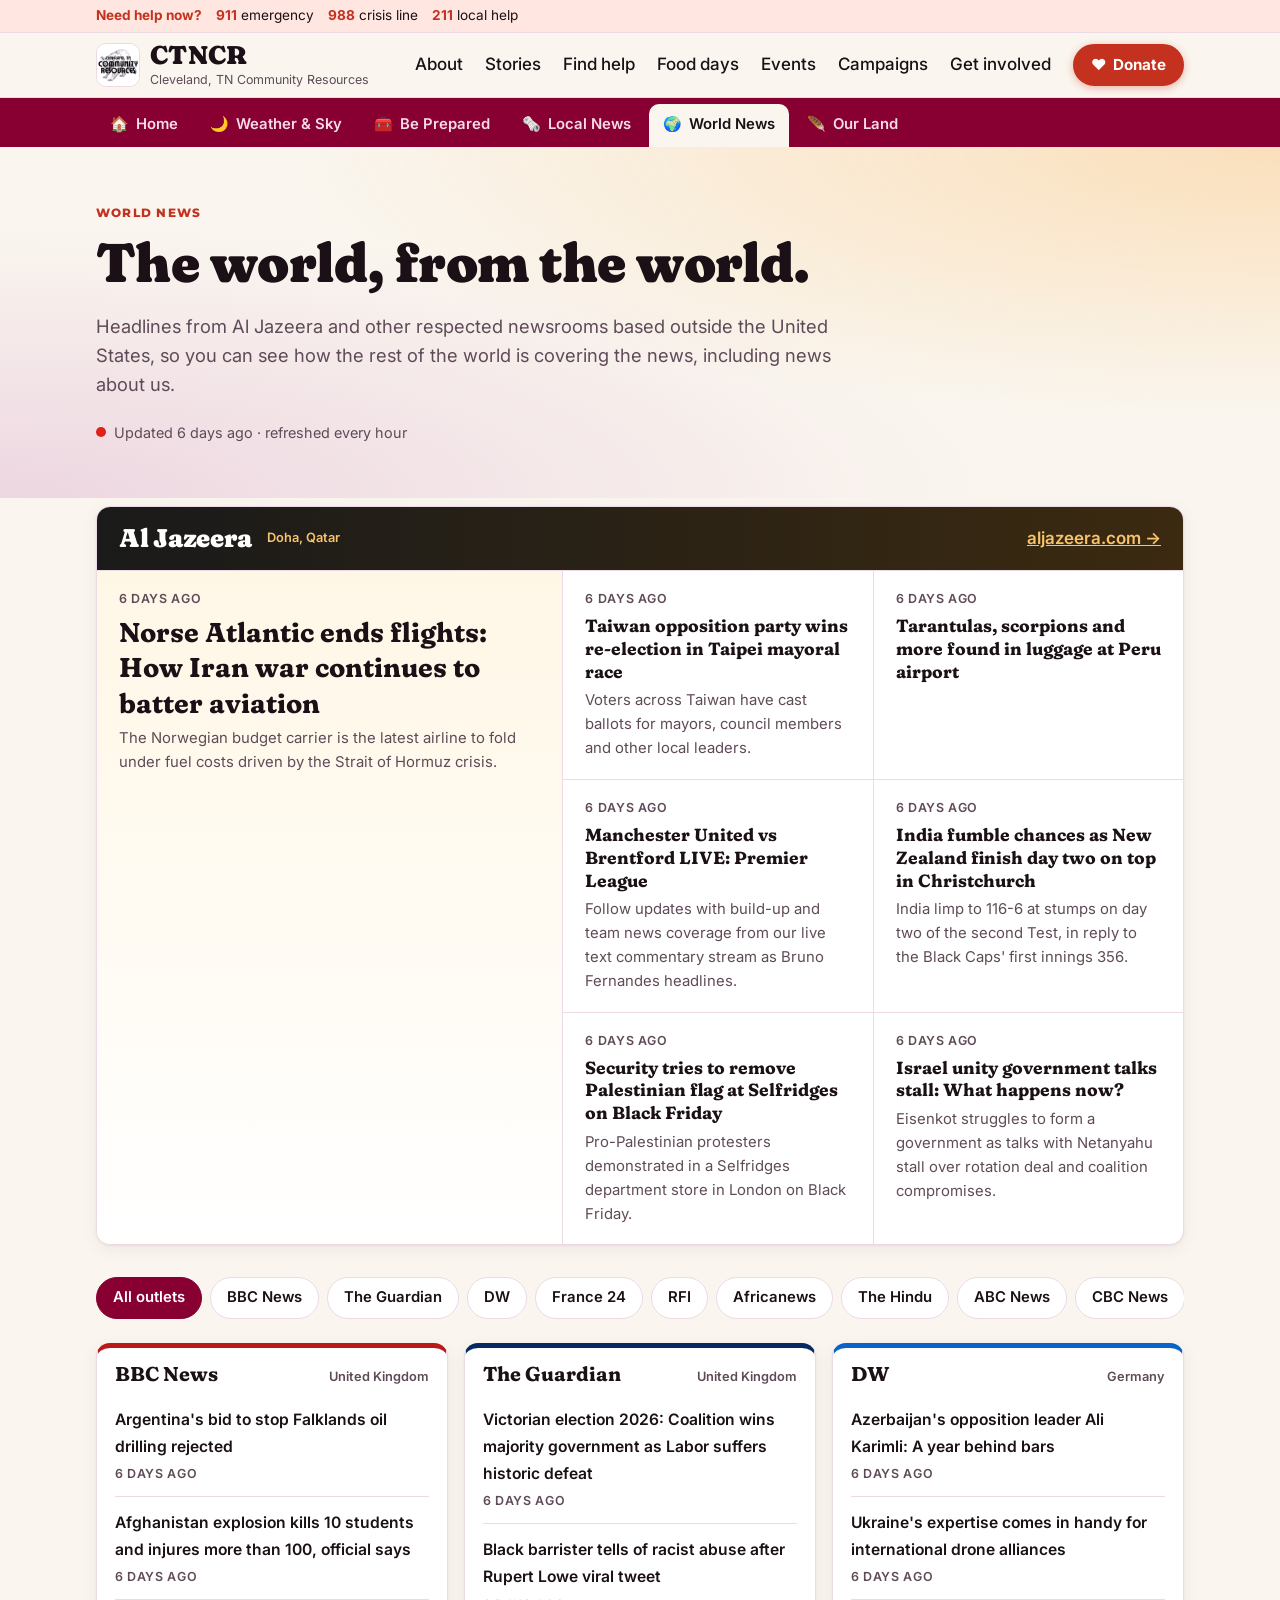
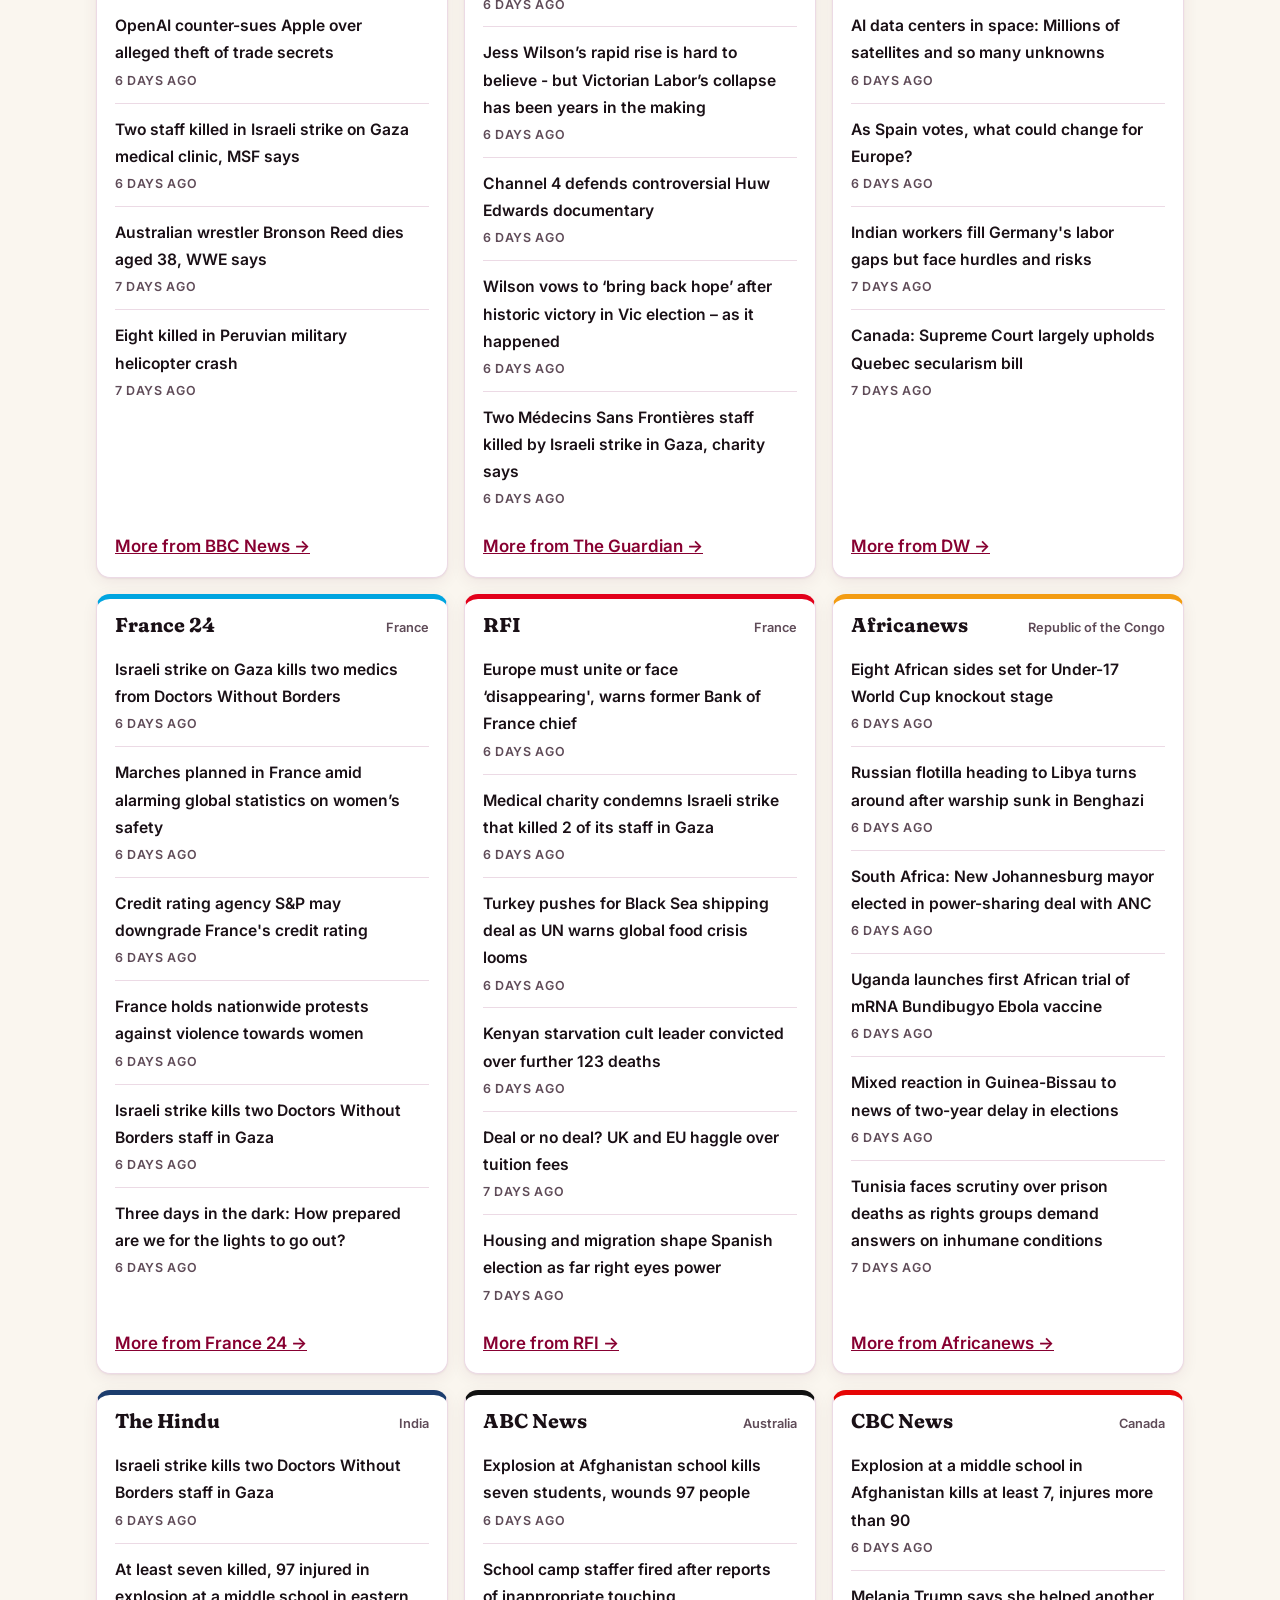
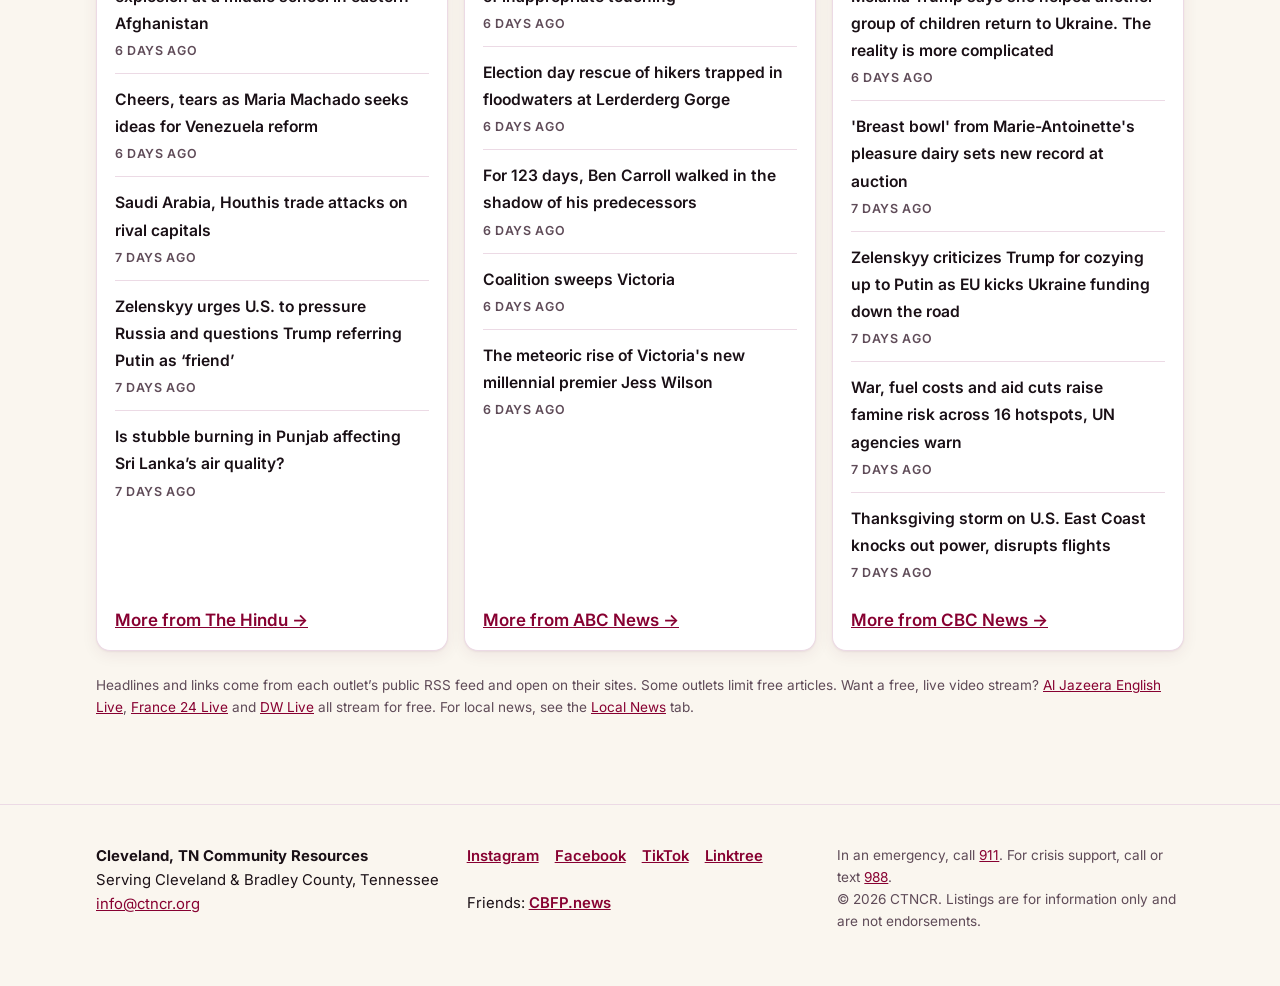
<file: world-news.html>
<!doctype html>
<html lang="en">
<head>
  <meta charset="utf-8">
  <meta name="viewport" content="width=device-width, initial-scale=1">
  <meta name="theme-color" content="#870031">
  <title>World News · CTNCR</title>
  <meta name="description" content="Live world headlines from Al Jazeera and other respected news outlets based outside the United States.">
  <meta property="og:title" content="World News · Cleveland, TN Community Resources">
  <meta property="og:description" content="Live world headlines from Al Jazeera and other respected news outlets based outside the United States.">
  <meta property="og:image" content="assets/logo.png">
  <link rel="preconnect" href="https://fonts.googleapis.com">
  <link rel="preconnect" href="https://fonts.gstatic.com" crossorigin>
  <link href="https://fonts.googleapis.com/css2?family=Fraunces:opsz,wght,SOFT@9..144,600..900,100&family=Inter:wght@400;500;600&family=Montserrat:wght@800&family=Noto+Sans+Cherokee:wght@400;600&display=swap" rel="stylesheet">
  <link rel="stylesheet" href="styles.css?v=2026-11-09">
  <link rel="stylesheet" href="pages.css?v=2026-11-09">
  <link rel="icon" type="image/png" href="assets/favicon.png">
</head>
<body class="page-world-news">
  <a class="skip-link" href="#main">Skip to content</a>

  <div class="crisis-bar" role="region" aria-label="Emergency help">
    <div class="wrap">
      <strong>Need help now?</strong>
      <a href="tel:911"><b>911</b> emergency</a>
      <a href="tel:988"><b>988</b> crisis line</a>
      <a href="tel:211"><b>211</b> local help</a>
    </div>
  </div>

  <header class="site-header">
    <div class="wrap header-inner">
      <a class="brand" href="index.html" aria-label="CTNCR home">
        <img class="brand-mark" src="assets/logo-240.png" alt="" width="44" height="44">
        <span><span class="brand-short">CTNCR</span><span class="brand-long">Cleveland, TN Community Resources</span></span>
      </a>
      <div class="header-actions">
        <nav id="site-nav" class="site-nav" aria-label="Main">
          <a href="index.html#about">About</a>
          <a href="index.html#stories">Stories</a>
          <a href="index.html#resources">Find help</a>
          <a href="index.html#food-calendar">Food days</a>
          <a href="index.html#events">Events</a>
          <a href="index.html#campaigns">Campaigns</a>
          <a href="index.html#get-involved">Get involved</a>
        </nav>
        <a class="btn btn-small btn-donate" href="index.html#donate"><span class="donate-heart" aria-hidden="true">♥</span> Donate</a>
        <button class="nav-toggle" aria-expanded="false" aria-controls="site-nav">Menu</button>
      </div>
    </div>
  </header>
  <nav class="tabbar" aria-label="Sections">
    <div class="wrap tabbar-inner">
      <a href="index.html"><span class="tab-icon" aria-hidden="true">🏠</span>Home</a>
      <a href="sky.html"><span class="tab-icon" aria-hidden="true">🌙</span>Weather &amp; Sky <span class="tab-wx" id="tab-wx" hidden></span></a>
      <a href="prepare.html"><span class="tab-icon" aria-hidden="true">🧰</span>Be Prepared</a>
      <a href="local-news.html"><span class="tab-icon" aria-hidden="true">🗞️</span>Local News</a>
      <a href="world-news.html"><span class="tab-icon" aria-hidden="true">🌍</span>World News</a>
      <a href="land.html"><span class="tab-icon" aria-hidden="true">🪶</span>Our Land</a>
    </div>
  </nav>

  <main id="main">
    <section class="page-hero world-hero">
      <div class="wrap">
        <p class="eyebrow">World news</p>
        <h1>The world, from the world.</h1>
        <p class="lede">Headlines from Al Jazeera and other respected newsrooms based outside the United States, so you can see how the rest of the world is covering the news, including news about us.</p>
        <p class="world-updated"><span class="live-dot" aria-hidden="true"></span> <span id="world-updated">Updated every hour</span></p>
      </div>
    </section>

    <section class="section" style="padding-top: 8px;" aria-label="Headlines">
      <div class="wrap">
        <div class="aj-block" id="aj-block" hidden>
          <div class="aj-head">
            <h2>Al Jazeera</h2>
            <span class="src-country">Doha, Qatar</span>
            <a href="https://www.aljazeera.com/">aljazeera.com →</a>
          </div>
          <div class="aj-grid" id="aj-grid"></div>
        </div>

        <div class="subtabs src-filter" id="src-filter" role="group" aria-label="Show outlet"></div>
        <div class="src-grid" id="src-grid"></div>

        <p class="fine-print">Headlines and links come from each outlet’s public RSS feed and open on their sites. Some outlets limit free articles. Want a free, live video stream? <a href="https://www.aljazeera.com/live/">Al Jazeera English Live</a>, <a href="https://www.france24.com/en/live">France 24 Live</a> and <a href="https://www.dw.com/en/live-tv/channel-english">DW Live</a> all stream for free. For local news, see the <a href="local-news.html">Local News</a> tab.</p>
      </div>
    </section>
  </main>

  <footer class="site-footer">
    <div class="wrap footer-inner">
      <p><strong>Cleveland, TN Community Resources</strong><br>Serving Cleveland &amp; Bradley County, Tennessee<br><a href="mailto:info@ctncr.org">info@ctncr.org</a></p>
      <p class="social-links">
        <a href="https://instagram.com/clevelandtncommunityresources">Instagram</a>
        <a href="https://www.facebook.com/share/1BhQLh7dQu/?mibextid=wwXIfr">Facebook</a>
        <a href="https://tiktok.com/@ctncr1">TikTok</a>
        <a href="https://linktr.ee/clevelandresources">Linktree</a>
        <span>Friends: <a href="https://cbfp.news/?utm_source=ctncr.org&amp;utm_medium=referral&amp;utm_campaign=footer">CBFP.news</a></span>
      </p>
      <p class="fine-print">In an emergency, call <a href="tel:911">911</a>. For crisis support, call or text <a href="tel:988">988</a>.<br>&copy; <span id="year"></span> CTNCR. Listings are for information only and are not endorsements.</p>
    </div>
  </footer>

  <script src="common.js"></script>
  <script src="world-news.js"></script>
  <script src="world.js"></script>
<!-- Cloudflare Web Analytics --><script defer src='https://static.cloudflareinsights.com/beacon.min.js' data-cf-beacon='{"token": "456d02702e1f43e397041fd8fdb1306a"}'></script><!-- End Cloudflare Web Analytics -->
</body>
</html>
</file>
<file: styles.css>
:root {
  /* CTNCR brand: lilac #CE8CBF, coral #FD513E, wine #870031, white, black */
  --lilac: #ce8cbf;
  --coral: #fd513e;
  --wine: #870031;
  --bg: #faf6ef;
  --bg-alt: #f7eaf3;
  --surface: #ffffff;
  --text: #1a1016;
  --muted: #5f4b58;
  --border: #ecdae5;
  --brand: #870031;
  --brand-ink: #ffffff;
  --brand-soft: #f6e1ef;
  --accent: #fd513e;
  --warm: #c4321f; /* coral, deepened so small text stays readable */
  --warm-soft: #ffe6e1;
  --meal: #8a4b00;
  --meal-soft: #fdf0d8;
  --pantry: #1f6a4a;
  --pantry-soft: #dff2e8;
  --mobile: #2d4f9e;
  --mobile-soft: #e3eafb;
  --shadow: 0 1px 2px rgba(80, 20, 50, 0.06), 0 4px 16px rgba(80, 20, 50, 0.07);
  --radius: 14px;
  --font-body: "Inter", system-ui, -apple-system, "Segoe UI", sans-serif;
  --font-display: "Fraunces", Georgia, serif;
  --font-label: "Montserrat", var(--font-body);
}

@media (prefers-color-scheme: dark) {
  :root {
    --bg: #170c12;
    --bg-alt: #201019;
    --surface: #2a1720;
    --text: #f8eef3;
    --muted: #cbb5c2;
    --border: #45283a;
    --brand: #eba8da;
    --brand-ink: #2a0716;
    --brand-soft: #3b1a2f;
    --warm: #ff8a78;
    --warm-soft: #3d1a14;
    --meal: #f6c779;
    --meal-soft: #3a2a12;
    --pantry: #8fdcb5;
    --pantry-soft: #163327;
    --mobile: #a9c1ff;
    --mobile-soft: #1b2747;
    --shadow: 0 1px 2px rgba(0, 0, 0, 0.3), 0 4px 16px rgba(0, 0, 0, 0.25);
  }
}

*, *::before, *::after { box-sizing: border-box; }

html { scroll-behavior: smooth; scroll-padding-top: 80px; }

body {
  margin: 0;
  background: var(--bg);
  color: var(--text);
  font-family: var(--font-body);
  font-size: 17px;
  line-height: 1.6;
}

h1, h2, h3 { font-family: var(--font-display); font-variation-settings: "SOFT" 100; line-height: 1.2; margin: 0 0 0.5em; }
h1, h2 { font-weight: 900; letter-spacing: -0.01em; }
h1 { font-size: clamp(2.2rem, 5vw, 3.4rem); letter-spacing: -0.01em; }
h2 { font-size: clamp(1.7rem, 3.5vw, 2.3rem); }
h3 { font-size: 1.2rem; }
p { margin: 0 0 1em; }
a { color: var(--brand); }

.wrap { max-width: 1120px; margin: 0 auto; padding: 0 16px; }

.visually-hidden {
  position: absolute; width: 1px; height: 1px; overflow: hidden;
  clip: rect(0 0 0 0); white-space: nowrap;
}

.skip-link {
  position: absolute; left: -999px; top: 8px; z-index: 100;
  background: var(--surface); padding: 8px 12px; border-radius: 8px;
}
.skip-link:focus { left: 8px; }

:focus-visible { outline: 3px solid var(--accent); outline-offset: 2px; }

/* Crisis bar */
.crisis-bar { background: var(--warm-soft); color: var(--text); font-size: 0.85rem; border-bottom: 1px solid var(--border); }
.crisis-bar .wrap { display: flex; flex-wrap: wrap; align-items: center; gap: 4px 14px; padding-top: 5px; padding-bottom: 5px; }
.crisis-bar strong { color: var(--warm); }
.crisis-bar a { color: var(--text); text-decoration: none; white-space: nowrap; }
.crisis-bar a:hover { text-decoration: underline; }
.crisis-bar b { color: var(--warm); font-weight: 700; }

/* Header */
.site-header {
  position: sticky; top: 0; z-index: 50;
  background: color-mix(in srgb, var(--bg) 92%, transparent);
  backdrop-filter: blur(8px);
  border-bottom: 1px solid var(--border);
}
.header-inner { display: flex; align-items: center; justify-content: space-between; gap: 16px; min-height: 64px; }
.brand { display: flex; align-items: center; gap: 10px; text-decoration: none; color: var(--text); }
.brand-mark { width: 44px; height: 44px; flex: none; border-radius: 10px; background: #fff; border: 1px solid var(--border); }
.brand > span { display: flex; flex-direction: column; justify-content: space-between; height: 44px; }
.brand-short { display: block; font-family: var(--font-display); font-variation-settings: "SOFT" 100; font-weight: 900; color: var(--text); font-size: 1.6rem; line-height: 0.95; letter-spacing: 0.01em; }
.brand-long { display: block; font-size: 0.78rem; line-height: 1.1; color: var(--muted); }

.site-nav { display: flex; align-items: center; gap: 22px; }
.site-nav a { text-decoration: none; color: var(--text); font-weight: 500; }
.site-nav a:hover { color: var(--brand); }
.nav-toggle { display: none; }
.header-actions { display: flex; align-items: center; gap: 22px; }

/* Donate: always visible in the header, on every screen size */
.btn.btn-donate {
  background: #c4321f; border-color: #c4321f; color: #fff !important;
  font-weight: 700; white-space: nowrap; box-shadow: 0 2px 8px rgba(196, 50, 31, 0.35);
}
.donate-heart { display: inline-block; margin-right: 2px; }
@media (prefers-reduced-motion: no-preference) {
  .donate-heart { animation: heartbeat 2.4s ease-in-out infinite; }
}
@keyframes heartbeat { 0%, 60%, 100% { transform: scale(1); } 10%, 30% { transform: scale(1.25); } 20% { transform: scale(1); } }

/* Buttons */
.btn {
  display: inline-block; padding: 12px 22px; border-radius: 999px;
  background: var(--brand); color: var(--brand-ink) !important;
  font-weight: 600; text-decoration: none; border: 2px solid var(--brand);
  transition: transform 0.15s ease, filter 0.15s ease;
}
.btn:hover { transform: translateY(-1px); filter: brightness(1.08); }
.btn-small { padding: 7px 16px; font-size: 0.95rem; }
.btn-ghost { background: transparent; color: var(--brand) !important; }
.btn-light { background: #fff; border-color: #fff; color: var(--wine) !important; }

/* Hero */
.hero {
  padding: 56px 0 56px;
  background:
    radial-gradient(ellipse at 85% 10%, var(--warm-soft), transparent 55%),
    radial-gradient(ellipse at 0% 100%, color-mix(in srgb, var(--lilac) 35%, transparent), transparent 55%);
}
.hero-inner { display: grid; grid-template-columns: 1fr 1fr; gap: 48px; align-items: center; }
.eyebrow { font-family: var(--font-label); text-transform: uppercase; letter-spacing: 0.1em; font-size: 0.78rem; font-weight: 800; color: var(--warm); margin-bottom: 0.6em; }
/* Keep the headline on one line by sizing it to its column. */
.hero-inner > div:has(.hero-title) { container-type: inline-size; }
.hero-title { white-space: nowrap; font-size: min(3.4rem, 7.4cqi); }
.lede { font-size: 1.15rem; color: var(--muted); max-width: 36em; }
.hero-actions { display: flex; flex-wrap: wrap; gap: 12px; margin-top: 24px; }

.quick-links { list-style: none; margin: 40px 0 0; padding: 0; display: grid; grid-template-columns: repeat(6, 1fr); gap: 12px; }
.quick-links a {
  display: flex; flex-direction: column; gap: 6px; padding: 18px;
  background: var(--surface); border: 1px solid var(--border); border-radius: var(--radius);
  box-shadow: var(--shadow); text-decoration: none; color: var(--text); font-weight: 600;
  transition: border-color 0.15s ease, transform 0.15s ease;
}
.quick-links a:hover { border-color: var(--brand); transform: translateY(-2px); }
.quick-links li { display: flex; }
.quick-links a { flex: 1; }
.quick-links span { font-size: 1.6rem; }

/* Sections */
.section { padding: 72px 0; }
.section-alt { background: var(--bg-alt); }
.section-head { max-width: 640px; margin-bottom: 28px; }
.section-head p { color: var(--muted); }

/* Who we are */
.who-intro { display: grid; grid-template-columns: 1fr 1.6fr; gap: 16px 48px; align-items: start; margin-bottom: 36px; }
.who-intro h2 { font-size: clamp(2rem, 4.5vw, 3rem); color: var(--wine); }
.who-text p { color: var(--muted); }
.who-text p:first-child { font-size: 1.12rem; color: var(--text); }
.who-subhead, .approach h3 { font-family: var(--font-label); font-weight: 800; font-size: 0.85rem; text-transform: uppercase; letter-spacing: 0.1em; color: var(--warm); margin-bottom: 14px; }
.program-grid { display: grid; grid-template-columns: repeat(4, 1fr); gap: 16px; }
.program { padding: 22px; background: var(--surface); border: 1px solid var(--border); border-top: 5px solid var(--lilac); border-radius: var(--radius); box-shadow: var(--shadow); }
.program:nth-child(2) { border-top-color: var(--coral); }
.program:nth-child(3) { border-top-color: var(--wine); }
.program:nth-child(4) { border-top-color: var(--text); }
.program-icon { font-size: 1.7rem; }
.program h4 { font-family: var(--font-display); font-variation-settings: "SOFT" 100; font-weight: 800; font-size: 1.15rem; line-height: 1.25; margin: 8px 0 8px; }
.program p { font-size: 0.95rem; color: var(--muted); margin: 0; }
.approach { display: grid; grid-template-columns: 1fr; gap: 24px 48px; margin-top: 40px; padding: 28px; background: var(--bg-alt); border-radius: var(--radius); }
.approach p { color: var(--muted); }
.approach p:last-child { margin-bottom: 0; }
.who-contact { color: var(--text) !important; }
.further-reading { margin-top: 20px; }
.further-reading summary { cursor: pointer; font-weight: 600; color: var(--brand); }
.further-reading ul { margin: 10px 0 0; padding-left: 1.2em; }
.further-reading li { margin-bottom: 6px; }

/* Neighbors' stories */
.stories { background: var(--wine); color: #fff; }
.stories .eyebrow { color: #ffb3a8; }
.stories h2 { color: #fff; }
.story-slides { display: grid; grid-template-columns: minmax(0, 1fr); }
.story {
  grid-area: 1 / 1; margin: 0; display: grid; grid-template-columns: 5fr 7fr; gap: 0;
  background: #fff; color: #1a1016; border-radius: 24px; overflow: hidden;
  opacity: 0; visibility: hidden; transition: opacity 0.7s ease, visibility 0.7s;
  box-shadow: 0 18px 40px rgba(0, 0, 0, 0.25);
}
.story.is-active { opacity: 1; visibility: visible; }
.story-photo { position: relative; min-height: 340px; background: var(--lilac); }
.story-photo img { position: absolute; inset: 0; width: 100%; height: 100%; object-fit: cover; }
.story-text { min-width: 0; display: flex; flex-direction: column; justify-content: center; padding: 40px 44px; background: linear-gradient(150deg, #fff, #fbeef6); }
.story-text blockquote { margin: 0; }
.story-text blockquote::before { content: "“"; display: block; font-family: var(--font-display); font-size: 5rem; line-height: 0.6; color: var(--coral); margin-bottom: 6px; }
.story-text blockquote p { margin: 0; font-family: var(--font-display); font-variation-settings: "SOFT" 100; font-weight: 600; font-size: clamp(1.15rem, 2vw, 1.5rem); line-height: 1.4; }
.story-text figcaption { margin-top: 18px; font-family: var(--font-label); font-weight: 800; text-transform: uppercase; letter-spacing: 0.1em; font-size: 0.85rem; color: var(--wine); }
.story-text figcaption::before { content: "— "; }
.story-controls { display: flex; align-items: center; justify-content: center; gap: 10px; margin-top: 18px; }
.story-count { min-width: 80px; text-align: center; font-weight: 600; color: #f6dbe9; }
.stories .slideshow-btn { background: rgba(255, 255, 255, 0.12); border-color: rgba(255, 255, 255, 0.35); color: #fff; box-shadow: none; }
.stories .slideshow-btn:hover { background: #fff; color: var(--wine); }

/* Directory */
.filters { display: flex; flex-direction: column; gap: 14px; margin-bottom: 12px; }
.search input {
  width: 100%; padding: 14px 18px; font: inherit; color: var(--text);
  background: var(--surface); border: 1px solid var(--border); border-radius: 999px;
}
.search input:focus { border-color: var(--brand); outline: none; box-shadow: 0 0 0 3px var(--brand-soft); }
.chips { display: flex; flex-wrap: wrap; gap: 8px; }
.chip {
  font: inherit; font-size: 0.92rem; padding: 6px 14px; border-radius: 999px; cursor: pointer;
  background: var(--surface); color: var(--text); border: 1px solid var(--border);
}
.chip[aria-pressed="true"] { background: var(--brand); color: var(--brand-ink); border-color: var(--brand); }
.result-count { font-size: 0.9rem; color: var(--muted); }
.load-more-wrap { display: flex; justify-content: center; margin-top: 20px; }
.load-more-wrap .btn { cursor: pointer; font: inherit; font-weight: 600; }
.load-more-wrap .btn[hidden] { display: none; }

.cards { display: grid; grid-template-columns: repeat(auto-fill, minmax(300px, 1fr)); gap: 16px; }
.card {
  display: flex; flex-direction: column; padding: 20px;
  background: var(--surface); border: 1px solid var(--border); border-radius: var(--radius); box-shadow: var(--shadow);
}
.card h3 { font-family: var(--font-body); font-size: 1.08rem; font-weight: 600; margin: 10px 0 6px; }
.card p { font-size: 0.95rem; margin-bottom: 0.5em; }
.card .address, .card .hours { color: var(--muted); }
.card-links { display: flex; flex-wrap: wrap; gap: 6px 16px; margin-top: auto; padding-top: 10px; font-weight: 600; font-size: 0.93rem; }
.tag { align-self: flex-start; font-size: 0.75rem; font-weight: 600; padding: 3px 10px; border-radius: 999px; background: var(--brand-soft); color: var(--brand); }
.empty { grid-column: 1 / -1; padding: 32px; text-align: center; background: var(--surface); border: 1px dashed var(--border); border-radius: var(--radius); }
.empty p:last-child { margin-bottom: 0; }
.empty.prompt { color: var(--muted); }
.empty.prompt strong { color: var(--text); }
.fine-print { font-size: 0.85rem; color: var(--muted); margin-top: 24px; }

/* Partner: Cleveland-Bradley Free Press */
.partner { margin-top: 40px; padding: 28px; background: var(--surface); border: 1px solid var(--border); border-radius: var(--radius); box-shadow: var(--shadow); }
.partner-head { max-width: 640px; margin-bottom: 20px; }
.partner-head h3 { font-size: 1.5rem; }
.partner-head p:last-child { color: var(--muted); margin: 0; }
.partner-grid { display: grid; grid-template-columns: 1.2fr 1fr 1fr; gap: 14px; }
.partner-card {
  display: flex; flex-direction: column; gap: 6px; padding: 20px;
  background: var(--bg); border: 1px solid var(--border); border-radius: 12px;
  color: var(--text); text-decoration: none; transition: border-color 0.15s ease, transform 0.15s ease;
}
.partner-card:hover { border-color: var(--brand); transform: translateY(-2px); }
.partner-card span { color: var(--muted); font-size: 0.95rem; }
.partner-card strong { font-size: 1.08rem; }
.partner-card .partner-icon { font-size: 1.6rem; }
.partner-card .partner-cta { margin-top: auto; padding-top: 6px; color: var(--brand); font-weight: 600; }
.partner-card-featured { background: var(--brand); border-color: var(--brand); }
.partner-card-featured strong, .partner-card-featured span, .partner-card-featured .partner-cta { color: var(--brand-ink); }

/* More directories */
.more-dirs { margin-top: 32px; padding: 24px; background: var(--brand-soft); border-radius: var(--radius); }
.more-dirs h3 { font-family: var(--font-body); font-weight: 600; font-size: 1.05rem; }
.more-dirs ul { margin: 0; padding-left: 1.2em; }
.more-dirs li { margin-bottom: 6px; }

/* Food calendar: one day at a time, picked from a dropdown */
.cal { background: var(--surface); border: 1px solid var(--border); border-radius: var(--radius); box-shadow: var(--shadow); padding: 22px; }
.cal-toolbar { display: flex; flex-wrap: wrap; align-items: center; justify-content: space-between; gap: 12px 20px; margin-bottom: 14px; }
.day-picker { display: flex; flex-wrap: wrap; align-items: center; gap: 8px 12px; }
.day-picker-label { font-family: var(--font-display); font-variation-settings: "SOFT" 100; font-weight: 800; font-size: 1.3rem; }
.day-picker select {
  font: inherit; font-weight: 600; color: var(--text); cursor: pointer;
  padding: 10px 44px 10px 16px; border-radius: 999px; border: 2px solid var(--warm);
  background: var(--warm-soft) url("data:image/svg+xml,%3Csvg xmlns='http://www.w3.org/2000/svg' width='12' height='8' viewBox='0 0 12 8'%3E%3Cpath d='M1 1l5 5 5-5' fill='none' stroke='%23c4321f' stroke-width='2'/%3E%3C/svg%3E") no-repeat right 16px center;
  appearance: none; -webkit-appearance: none; max-width: 100%;
}
.day-picker select:focus-visible { outline: 3px solid var(--accent); outline-offset: 2px; }
.cal-legend { display: flex; flex-wrap: wrap; gap: 8px; }
.cal-key { font-size: 0.8rem; font-weight: 600; padding: 2px 10px; border-radius: 999px; }
.kind-meal { --kind: var(--meal); --kind-soft: var(--meal-soft); }
.kind-pantry { --kind: var(--pantry); --kind-soft: var(--pantry-soft); }
.kind-mobile { --kind: var(--mobile); --kind-soft: var(--mobile-soft); }
.cal-hint { margin: 0 0 6px; font-size: 0.85rem; color: var(--muted); }
button.cal-key { font-family: inherit; min-height: 32px; padding: 4px 12px; cursor: pointer; border: 1px solid var(--kind); }
button.cal-key[aria-pressed="false"] { background: transparent; color: var(--muted); border-color: var(--border); text-decoration: line-through; }
.cal-key, .tag.cal-key { background: var(--kind-soft); color: var(--kind); }
.day-count { color: var(--muted); margin: 0 0 14px; }
.day-count:empty { display: none; }

.day-list { list-style: none; margin: 0; padding: 0; display: grid; grid-template-columns: repeat(auto-fill, minmax(280px, 1fr)); gap: 14px; }
.day-card { border-top: 4px solid var(--kind); box-shadow: none; background: var(--bg); }
.day-time { font-family: var(--font-display); font-weight: 700; font-size: 1.35rem; color: var(--kind); margin: 8px 0 0; line-height: 1.2; }
.day-card h3 { margin-top: 4px; }
.day-swipe-hint { display: none; }

/* Community bulletin board: a compact agenda, one week at a time */
.board-toolbar { margin-bottom: 12px; }
.board-cta { margin: 20px 0 0; }
#board { background: var(--surface); border: 1px solid var(--border); border-radius: var(--radius); box-shadow: var(--shadow); }
#board > .empty { border: 0; }
.agenda-day { border-top: 1px solid var(--border); }
.agenda-day:first-child { border-top: 0; }
.agenda-day-head { display: flex; align-items: center; gap: 14px; padding: 10px 16px; cursor: pointer; list-style: none; }
.agenda-day-head::-webkit-details-marker { display: none; }
.agenda-day-head:hover .agenda-day-name { color: var(--brand); }
.agenda-day[open] > .agenda-day-head { border-bottom: 1px solid var(--border); }
.agenda-date {
  flex: none; display: flex; flex-direction: column; align-items: center; justify-content: center;
  width: 54px; height: 58px; border-radius: 12px; line-height: 1.05; color: var(--muted); background: var(--bg-alt);
}
.agenda-dow { font-size: 0.68rem; font-weight: 700; text-transform: uppercase; letter-spacing: 0.06em; }
.agenda-num { font-family: var(--font-display); font-variation-settings: "SOFT" 100; font-size: 1.45rem; font-weight: 800; color: var(--text); }
.agenda-month { font-size: 0.68rem; }
.agenda-day.is-today .agenda-date { color: #fff; background: var(--wine); }
.agenda-day.is-today .agenda-num { color: #fff; }
.agenda-day-info { flex: 1; min-width: 0; }
.agenda-day-name { display: block; font-weight: 700; }
.agenda-preview { display: block; font-size: 0.88rem; color: var(--muted); white-space: nowrap; overflow: hidden; text-overflow: ellipsis; }
.agenda-day[open] .agenda-preview { display: none; }
.agenda-chevron { flex: none; width: 10px; height: 10px; margin-right: 4px; border-right: 2px solid var(--muted); border-bottom: 2px solid var(--muted); transform: rotate(45deg) translateY(-3px); transition: transform 0.2s ease; }
.agenda-day[open] .agenda-chevron { transform: rotate(-135deg) translate(-2px, -2px); }
.agenda-items { list-style: none; margin: 0; padding: 0; min-width: 0; }
.agenda-items > li + li { border-top: 1px dashed var(--border); }
.agenda-item summary {
  display: grid; grid-template-columns: 118px 1fr auto; gap: 4px 14px; align-items: baseline;
  padding: 10px 16px; cursor: pointer; list-style: none;
}
.agenda-item summary::-webkit-details-marker { display: none; }
.agenda-item summary:hover .agenda-title { color: var(--brand); text-decoration: underline; }
.agenda-item[open] summary { background: var(--bg); }
.agenda-time { font-size: 0.88rem; font-weight: 600; color: var(--warm); white-space: nowrap; }
.agenda-main { min-width: 0; }
.agenda-title { font-weight: 600; }
.agenda-title::after { content: " ›"; color: var(--muted); }
.agenda-item[open] .agenda-title::after { content: " ⌄"; }
.agenda-where { display: block; font-size: 0.88rem; color: var(--muted); }
.agenda-tag { white-space: nowrap; }
.agenda-more { padding: 0 16px 14px calc(118px + 30px); font-size: 0.95rem; background: var(--bg); }
.agenda-more p { margin-bottom: 0.5em; }

/* Photo slideshow */
.slideshow { position: relative; }
.slideshow[hidden] { display: none; }
.slides {
  position: relative; aspect-ratio: 4 / 5; max-height: 600px; width: 100%;
  border-radius: 28px; overflow: hidden; background: var(--warm-soft);
  box-shadow: 0 2px 4px rgba(80, 50, 30, 0.08), 0 18px 40px rgba(80, 50, 30, 0.16);
}
.slide { position: absolute; inset: 0; margin: 0; opacity: 0; transition: opacity 0.9s ease; }
.slide.is-active { opacity: 1; }
.slide-open { display: block; width: 100%; height: 100%; padding: 0; border: 0; background: none; cursor: zoom-in; font: inherit; color: inherit; }
.slide img { display: block; width: 100%; height: 100%; object-fit: cover; transform: scale(1.04); transition: transform 7s ease-out; }
.slide.is-active img { transform: scale(1); }
.slide-whole img { object-fit: contain; padding: 24px; transform: none !important; }
.slide figcaption {
  position: absolute; left: 0; right: 0; bottom: 0; padding: 48px 22px 18px;
  color: #fff; font-weight: 500; font-size: 1rem; line-height: 1.4; pointer-events: none;
  background: linear-gradient(to top, rgba(40, 20, 15, 0.78), rgba(40, 20, 15, 0));
}
.slide-quote { background: linear-gradient(150deg, #f6e1ef, #e7b5da 60%, #ce8cbf); }
.slide-quote .slide-open { display: flex; align-items: center; padding: 40px 34px 90px; text-align: left; }
.slide-quote blockquote { margin: 0; color: #3a0a20; }
.slide-quote blockquote::before {
  content: "“"; display: block; font-family: var(--font-display); font-size: 5rem; line-height: 0.6;
  color: var(--wine); opacity: 0.6; margin-bottom: 8px;
}
.slide-quote blockquote p { margin: 0; font-family: var(--font-display); font-size: clamp(1.25rem, 2.3vw, 1.65rem); line-height: 1.35; font-weight: 600; }
.slide-quote figcaption { background: none; color: #5a1838; }

.slideshow-controls { display: flex; align-items: center; justify-content: center; gap: 10px; margin-top: 14px; }
.slideshow-controls[hidden] { display: none; }
.slideshow-btn {
  flex: none; width: 40px; height: 40px; border-radius: 999px; cursor: pointer;
  font: inherit; font-size: 1.3rem; line-height: 1; color: var(--text);
  background: var(--surface); border: 1px solid var(--border); box-shadow: var(--shadow);
}
#slide-pause, #story-pause { font-size: 0.8rem; letter-spacing: -0.1em; }
.slideshow-btn:hover { border-color: var(--warm); color: var(--warm); }
.slide-dots { display: flex; flex-wrap: wrap; justify-content: center; gap: 2px; }
.slide-dot { width: 22px; height: 28px; padding: 0; border: 0; background: none; cursor: pointer; display: grid; place-items: center; }
.slide-dot::before { content: ""; width: 9px; height: 9px; border-radius: 999px; background: var(--border); transition: width 0.3s ease, background 0.3s ease; }
.slide-dot[aria-current="true"]::before { width: 20px; background: var(--warm); }

.lightbox { max-width: min(1100px, 94vw); max-height: 94vh; padding: 0; border: 0; border-radius: 12px; background: #000; color: #fff; overflow: visible; }
.lightbox::backdrop { background: rgba(10, 10, 20, 0.85); }
.lightbox figure { margin: 0; }
.lightbox img { display: block; max-width: 100%; max-height: 82vh; margin: 0 auto; border-radius: 12px 12px 0 0; }
.lightbox figcaption { padding: 10px 16px 14px; font-size: 0.95rem; }
.lightbox-btn {
  position: absolute; width: 44px; height: 44px; border-radius: 999px; border: 0; cursor: pointer;
  font-size: 1.5rem; line-height: 1; background: rgba(255, 255, 255, 0.92); color: #1c1b2e;
}
.lightbox-btn[hidden] { display: none; }
.lightbox-close { top: -14px; right: -14px; font-size: 1.1rem; }
.lightbox-prev, .lightbox-next { top: 50%; transform: translateY(-50%); }
.lightbox-prev { left: 10px; }
.lightbox-next { right: 10px; }

/* Campaigns */
.campaign-grid { display: grid; grid-template-columns: repeat(2, 1fr); gap: 16px; }
.campaign {
  position: relative; display: flex; flex-direction: column; padding: 26px; overflow: hidden;
  background: var(--surface); border: 1px solid var(--border); border-radius: var(--radius); box-shadow: var(--shadow);
}
.campaign p { color: var(--muted); }
.campaign .btn { margin-top: auto; align-self: flex-start; }
.campaign-icon { font-size: 2rem; margin-bottom: 8px; }
.campaign-pride::before {
  content: ""; position: absolute; inset: 0 0 auto; height: 6px;
  background: linear-gradient(90deg, #e40303, #ff8c00, #ffed00, #008026, #004dff, #750787);
}

/* About */
.two-col { display: grid; grid-template-columns: 1.2fr 1fr; gap: 48px; align-items: start; }

/* Get involved */
.involve-grid { display: grid; grid-template-columns: repeat(3, 1fr); gap: 16px; }
.involve-grid article { padding: 22px; background: var(--surface); border: 1px solid var(--border); border-radius: var(--radius); }
.involve-grid p { color: var(--muted); }
.involve-grid a { font-weight: 600; }
.social-links { display: flex; flex-wrap: wrap; gap: 8px 16px; }
.social-links a { font-weight: 600; }

/* Donate */
.donate { background: var(--wine); color: #fff; text-align: center; }
.donate-inner { max-width: 720px; }
.donate p { color: #f6dbe9; }
.donate .fine-print { color: #e6bcd3; }
.priorities { text-align: left; max-width: 560px; margin: 0 auto 24px; padding-left: 1.4em; color: #f6dbe9; }
.priorities li { margin-bottom: 6px; }
.priorities strong { color: #fff; }
.donate-actions { display: flex; flex-wrap: wrap; justify-content: center; gap: 12px; margin: 8px 0 4px; }
/* Latest from CBFP.news */
.news-grid { display: grid; grid-template-columns: 1fr 1fr; gap: 14px; }
.news-card {
  display: flex; flex-direction: column; gap: 8px; padding: 20px;
  background: var(--surface); border: 1px solid var(--border); border-radius: var(--radius); box-shadow: var(--shadow);
  color: var(--text); text-decoration: none; transition: border-color 0.15s ease, transform 0.15s ease;
}
.news-card:hover { border-color: var(--brand); transform: translateY(-2px); }
.news-featured { grid-column: 1 / -1; padding: 28px; border-top: 5px solid var(--coral); }
.news-featured .news-summary { max-width: 720px; }
.news-date { font-family: var(--font-label); font-weight: 800; font-size: 0.75rem; text-transform: uppercase; letter-spacing: 0.1em; color: var(--warm); }
.news-title { font-family: var(--font-display); font-size: 1.15rem; line-height: 1.25; }
.news-featured .news-title { font-size: 1.7rem; }
.news-summary { color: var(--muted); font-size: 0.95rem; }
.news-featured .news-summary { font-size: 1.05rem; }
.news-cta { margin-top: auto; padding-top: 6px; color: var(--brand); font-weight: 600; }

/* Footer */
.site-footer { padding: 40px 0; border-top: 1px solid var(--border); font-size: 0.93rem; }
.footer-inner { display: grid; grid-template-columns: repeat(3, 1fr); gap: 24px; }
.footer-inner .fine-print { margin-top: 0; }

/* Responsive */
@media (max-width: 860px) {
  .hero-inner, .two-col { grid-template-columns: 1fr; gap: 32px; }
  .hero { padding-top: 40px; }
  .who-intro, .approach { grid-template-columns: 1fr; }
  .program-grid { grid-template-columns: 1fr 1fr; }
  .story { grid-template-columns: minmax(0, 1fr); }
  .story-photo { min-height: 0; aspect-ratio: 16 / 10; }
  .story-text { padding: 26px 24px 28px; }
  .slides { aspect-ratio: 1; max-height: 70vh; }
  .quick-links { grid-template-columns: repeat(3, 1fr); }
  .involve-grid, .footer-inner, .campaign-grid, .partner-grid, .news-grid { grid-template-columns: 1fr; }
  .news-featured { padding: 22px; }
  .news-featured .news-title { font-size: 1.4rem; }
  .partner { padding: 20px; }
  .brand-long { display: none; }
  .brand > span { justify-content: center; }
  .brand-short { font-size: 2.7rem; line-height: 1; }
}

@media (max-width: 1060px) {
  .nav-toggle {
    display: block; font: inherit; font-weight: 600; padding: 8px 14px; cursor: pointer;
    background: var(--surface); color: var(--text); border: 1px solid var(--border); border-radius: 999px;
  }
  .site-nav {
    display: none; position: absolute; top: 100%; left: 0; right: 0;
    flex-direction: column; align-items: stretch; gap: 0; padding: 8px 16px 16px;
    background: var(--bg); border-bottom: 1px solid var(--border);
  }
  .site-nav.open { display: flex; }
  .site-nav a { padding: 12px 0; border-bottom: 1px solid var(--border); }
  .header-actions { gap: 10px; }
}

/* On phones a day's places sit side by side and swipe like a slideshow. */
@media (max-width: 640px) {
  .cal { padding: 16px; }
  .day-picker-label { font-size: 1.1rem; }
  .day-picker, .day-picker select { width: 100%; }
  .day-list:not(.is-single) {
    grid-template-columns: none; grid-auto-flow: column; grid-auto-columns: 86%;
    overflow-x: auto; scroll-snap-type: x mandatory; overscroll-behavior-x: contain;
    margin: 0 -16px; padding: 0 16px 6px; scroll-padding: 0 16px;
  }
  .day-list:not(.is-single) > li { scroll-snap-align: start; }
  .day-list:not(.is-single) + .day-swipe-hint { display: block; margin-top: 8px; }
  .agenda-day-head { padding: 10px 12px; gap: 12px; }
  .agenda-item summary { grid-template-columns: 1fr; gap: 2px; padding: 10px 12px; }
  .agenda-tag { justify-self: start; margin-top: 4px; }
  .agenda-more { padding: 0 12px 12px; }
}

@media (max-width: 480px) {
  .crisis-bar { font-size: 0.78rem; }
  .crisis-bar .wrap { gap: 2px 12px; }
  .crisis-bar strong { position: absolute; width: 1px; height: 1px; overflow: hidden; clip: rect(0 0 0 0); white-space: nowrap; }
  .quick-links { grid-template-columns: 1fr 1fr; }
  .program-grid { grid-template-columns: 1fr; }
  .section { padding: 56px 0; }
}

@media (max-width: 480px) {
  .header-inner { gap: 8px; }
  .brand { gap: 8px; }
  .brand-short { font-size: 1.75rem; }
  .header-actions { gap: 8px; }
  .btn.btn-donate { padding: 7px 13px; }
  .nav-toggle { padding: 8px 12px; }
}

@media (max-width: 360px) {
  .brand-mark { width: 38px; height: 38px; }
  .brand > span { height: 38px; }
  .brand-short { font-size: 1.3rem; }
  .btn.btn-donate { padding: 6px 10px; font-size: 0.88rem; }
  .nav-toggle { padding: 7px 10px; font-size: 0.9rem; }
}

@media (prefers-reduced-motion: reduce) {
  html { scroll-behavior: auto; }
  * { transition: none !important; }
  .slide img { transform: none; }
}

/* Section tabs (on every page, under the header) */
.tabbar { background: var(--wine); color: #fff; }
.tabbar-inner { position: relative; display: flex; gap: 4px; overflow-x: auto; scrollbar-width: none; padding-top: 6px; padding-bottom: 0; }
.tabbar-inner::-webkit-scrollbar { display: none; }
.tabbar a {
  flex: none; display: inline-flex; align-items: center; gap: 7px; padding: 9px 14px 10px;
  color: #f6dbe9; text-decoration: none; font-weight: 600; font-size: 0.93rem; white-space: nowrap;
  border-radius: 10px 10px 0 0; transition: background 0.15s ease, color 0.15s ease;
}
.tabbar a:hover { background: rgba(255, 255, 255, 0.12); color: #fff; }
.tabbar a[aria-current="page"] { background: var(--bg); color: var(--text); }
.tabbar a[aria-current="page"] .tab-icon { filter: none; }
.tab-wx { font-size: 0.82rem; font-weight: 600; padding: 1px 8px; border-radius: 999px; background: rgba(255, 255, 255, 0.16); }
.tabbar a[aria-current="page"] .tab-wx { background: var(--brand-soft); color: var(--brand); }
.tab-wx[hidden] { display: none; }

/* Weather alert ribbon (shows on every page when the NWS has an alert out) */
.wx-ribbon { display: block; text-decoration: none; color: #1a1016; font-size: 0.92rem; }
.wx-ribbon .wrap { display: flex; flex-wrap: wrap; align-items: center; gap: 2px 10px; padding-top: 8px; padding-bottom: 8px; }
.wx-ribbon strong { font-weight: 700; }
.wx-ribbon-more { text-decoration: underline; }
.wx-warning { background: #ffd6d1; border-bottom: 2px solid #c4321f; }
.wx-watch { background: #ffe3c2; border-bottom: 2px solid #c46a00; }
.wx-advisory { background: #fff3bf; border-bottom: 2px solid #a88400; }
@media (prefers-color-scheme: dark) {
  .wx-warning { background: #4a1510; color: #ffd6d1; }
  .wx-watch { background: #45290c; color: #ffe3c2; }
  .wx-advisory { background: #3d340c; color: #fff3bf; }
}

/* On this date (home page) */
.board-cta { display: flex; flex-wrap: wrap; gap: 12px; }
.otd { background: linear-gradient(180deg, var(--bg), var(--bg-alt)); }
.otd-head { display: flex; align-items: center; gap: 24px; margin-bottom: 28px; }
.otd-head h2 { margin-bottom: 0.2em; }
.otd-head p:last-child { color: var(--muted); margin: 0; }
.otd-stamp {
  flex: none; width: 108px; height: 116px; border-radius: 16px; overflow: hidden; display: flex; flex-direction: column;
  background: var(--surface); box-shadow: var(--shadow); border: 1px solid var(--border); transform: rotate(-4deg);
}
.otd-stamp span { background: var(--coral); color: #fff; text-align: center; font-family: var(--font-label); font-weight: 800; text-transform: uppercase; letter-spacing: 0.12em; font-size: 0.85rem; padding: 6px 0; }
.otd-stamp strong { flex: 1; display: grid; place-items: center; font-family: var(--font-display); font-variation-settings: "SOFT" 100; font-weight: 900; font-size: 3.4rem; line-height: 1; color: var(--wine); }
.otd-grid { display: grid; grid-template-columns: 1fr 1.25fr; gap: 20px; align-items: start; }
.otd-grid h3 { font-family: var(--font-label); font-weight: 800; font-size: 0.85rem; text-transform: uppercase; letter-spacing: 0.1em; color: var(--warm); }
.otd-local, .otd-world { list-style: none; margin: 0; padding: 0; display: grid; gap: 12px; }
.otd-local a {
  display: grid; gap: 8px; padding: 22px 24px; border-radius: var(--radius); text-decoration: none; color: #fff;
  background: linear-gradient(135deg, #5a1024, var(--wine) 60%, #b8462f); box-shadow: var(--shadow); transition: transform 0.15s ease;
}
.otd-local a:hover { transform: translateY(-2px); }
.otd-when { font-family: var(--font-display); font-variation-settings: "SOFT" 100; font-weight: 900; font-size: 1.9rem; line-height: 1; color: #ffd9cf; }
.otd-when small { display: block; margin-top: 6px; font-family: var(--font-body); font-size: 0.8rem; font-weight: 600; letter-spacing: 0.06em; text-transform: uppercase; color: #ffc2b5; }
.otd-text { font-size: 1.05rem; line-height: 1.5; }
.otd-world a {
  display: grid; grid-template-columns: 64px 1fr; gap: 14px; align-items: start; padding: 12px; border-radius: 14px; text-decoration: none; color: var(--text);
  background: var(--surface); border: 1px solid var(--border); transition: border-color 0.15s ease, transform 0.15s ease;
}
.otd-world a:hover { border-color: var(--brand); transform: translateX(3px); }
.otd-world img, .otd-noimg { width: 64px; height: 64px; border-radius: 10px; object-fit: cover; background: var(--bg-alt); display: grid; place-items: center; font-size: 1.6rem; }
.otd-world a > span:last-child { font-size: 0.95rem; line-height: 1.45; }
.otd-year { display: inline-block; margin-right: 8px; padding: 1px 8px; border-radius: 99px; background: var(--brand-soft); color: var(--brand); font-weight: 700; font-size: 0.85rem; }
.otd-fallback { color: var(--muted); }
.otd-fallback a { display: block; grid-template-columns: none; }
.otd-link { margin: 12px 0 0; font-weight: 600; }
@media (prefers-color-scheme: dark) { .otd-stamp strong { color: var(--brand); } }
@media (max-width: 860px) {
  .otd-grid { grid-template-columns: 1fr; }
  .otd-head { gap: 16px; }
  .otd-stamp { width: 84px; height: 92px; }
  .otd-stamp strong { font-size: 2.6rem; }
}
</file>
<file: pages.css>
/* Styles for the section tabs' pages: Weather & Sky, Be Prepared, Local News,
   World News and Our Land. Shared site styles are in styles.css. */

.page-hero { padding: 56px 0 40px; }
.page-hero h1 { margin-bottom: 0.3em; }
.page-hero .lede { max-width: 42em; }

/* Jump links / sub-tabs */
.subtabs { display: flex; gap: 8px; overflow-x: auto; scrollbar-width: none; padding: 4px 0 8px; margin-top: 18px; }
.subtabs::-webkit-scrollbar { display: none; }
.subtabs a, .subtabs button {
  flex: none; font: inherit; font-weight: 600; font-size: 0.93rem; padding: 8px 16px; border-radius: 999px; cursor: pointer;
  background: var(--surface); border: 1px solid var(--border); color: var(--text); text-decoration: none; white-space: nowrap;
}
.subtabs a:hover, .subtabs button:hover { border-color: var(--brand); color: var(--brand); }
.subtabs :is([aria-selected="true"], [aria-pressed="true"]) { background: var(--brand); border-color: var(--brand); color: var(--brand-ink); }

/* ================= Weather & Sky ================= */
.sky-hero {
  --sky-top: #3f8fd8; --sky-bottom: #a9d8ff; --ridge: #1d3b4f; --ink: #ffffff;
  position: relative; overflow: hidden; isolation: isolate; color: var(--ink);
  background: linear-gradient(180deg, var(--sky-top), var(--sky-bottom));
  padding: 56px 0 120px; transition: background 1s ease;
}
.sky-hero[data-time="dawn"] { --sky-top: #3b4f8f; --sky-bottom: #ffb38a; --ridge: #2b2440; }
.sky-hero[data-time="dusk"] { --sky-top: #3a2a6e; --sky-bottom: #ff7e6b; --ridge: #24173a; }
.sky-hero[data-time="night"] { --sky-top: #070b24; --sky-bottom: #26306b; --ridge: #05081a; }
.sky-hero[data-kind="cloudy"], .sky-hero[data-kind="fog"] { --sky-top: #6f7f92; --sky-bottom: #b9c4cf; --ridge: #34404c; }
.sky-hero[data-kind="rain"] { --sky-top: #3f4c60; --sky-bottom: #7d8ca0; --ridge: #1e2733; }
.sky-hero[data-kind="storm"] { --sky-top: #1c2030; --sky-bottom: #4b4f66; --ridge: #0c0e16; }
.sky-hero[data-kind="snow"] { --sky-top: #8ea3bd; --sky-bottom: #e4ecf5; --ridge: #47596e; --ink: #10202f; }
.sky-hero[data-time="night"]:is([data-kind="cloudy"], [data-kind="rain"], [data-kind="storm"], [data-kind="fog"], [data-kind="snow"]) {
  --sky-top: #0b0f1f; --sky-bottom: #2b3247; --ridge: #05070d; --ink: #ffffff;
}

.sky-scene { position: absolute; inset: 0; z-index: -1; pointer-events: none; }
.sky-ridge { position: absolute; left: 0; right: 0; bottom: 0; width: 100%; height: 140px; fill: var(--ridge); transition: fill 1s ease; }

/* stars */
.sky-stars {
  position: absolute; inset: 0; opacity: 0; transition: opacity 1s ease;
  background-image:
    radial-gradient(1.5px 1.5px at 8% 18%, #fff, transparent), radial-gradient(1px 1px at 18% 42%, #fff, transparent),
    radial-gradient(1.5px 1.5px at 27% 12%, #fff, transparent), radial-gradient(1px 1px at 36% 30%, #fff, transparent),
    radial-gradient(2px 2px at 47% 8%, #fff, transparent), radial-gradient(1px 1px at 55% 36%, #fff, transparent),
    radial-gradient(1.5px 1.5px at 64% 20%, #fff, transparent), radial-gradient(1px 1px at 72% 46%, #fff, transparent),
    radial-gradient(1.5px 1.5px at 83% 14%, #fff, transparent), radial-gradient(1px 1px at 92% 34%, #fff, transparent),
    radial-gradient(1px 1px at 13% 60%, #fff, transparent), radial-gradient(1px 1px at 42% 55%, #fff, transparent),
    radial-gradient(1.5px 1.5px at 77% 62%, #fff, transparent), radial-gradient(1px 1px at 96% 58%, #fff, transparent);
  animation: twinkle 4s ease-in-out infinite alternate;
}
.sky-hero[data-time="night"] .sky-stars { opacity: 1; }
.sky-hero[data-time="night"]:is([data-kind="cloudy"], [data-kind="rain"], [data-kind="storm"], [data-kind="fog"]) .sky-stars { opacity: 0.15; }
@keyframes twinkle { from { filter: brightness(0.7); } to { filter: brightness(1.3); } }

/* sun or moon */
.sky-orb {
  position: absolute; top: 40px; right: 12%; width: 110px; height: 110px; border-radius: 50%;
  background: radial-gradient(circle, #fffbe0 0 35%, #ffd66b 60%, rgba(255, 214, 107, 0) 72%);
  box-shadow: 0 0 80px 30px rgba(255, 220, 120, 0.45); transition: all 1s ease;
  animation: glow 6s ease-in-out infinite alternate;
}
.sky-hero[data-time="dawn"] .sky-orb, .sky-hero[data-time="dusk"] .sky-orb { top: 62%; background: radial-gradient(circle, #fff0d0 0 30%, #ff9a5a 60%, rgba(255, 140, 80, 0) 72%); box-shadow: 0 0 90px 40px rgba(255, 140, 90, 0.45); }
.sky-hero[data-time="night"] .sky-orb { width: 80px; height: 80px; background: radial-gradient(circle at 40% 38%, #fffdf2, #d9d0b6 65%, rgba(0, 0, 0, 0) 71%); box-shadow: 0 0 60px 14px rgba(220, 225, 255, 0.25); }
.sky-hero:is([data-kind="cloudy"], [data-kind="rain"], [data-kind="storm"], [data-kind="fog"], [data-kind="snow"]) .sky-orb { opacity: 0.25; }
@keyframes glow { from { transform: scale(1); } to { transform: scale(1.06); } }

/* clouds */
.sky-cloud {
  position: absolute; width: 260px; height: 80px; border-radius: 80px; background: rgba(255, 255, 255, 0.85);
  filter: blur(2px); opacity: 0; transition: opacity 1s ease; animation: drift 70s linear infinite;
}
.sky-cloud::before, .sky-cloud::after { content: ""; position: absolute; background: inherit; border-radius: 50%; }
.sky-cloud::before { width: 120px; height: 120px; top: -60px; left: 40px; }
.sky-cloud::after { width: 90px; height: 90px; top: -40px; left: 130px; }
.sky-cloud.c1 { top: 70px; left: -280px; }
.sky-cloud.c2 { top: 150px; left: -280px; transform: scale(0.7); animation-duration: 95s; animation-delay: -40s; }
.sky-cloud.c3 { top: 30px; left: -280px; transform: scale(1.2); animation-duration: 120s; animation-delay: -80s; }
@keyframes drift { from { translate: 0 0; } to { translate: calc(100vw + 560px) 0; } }
.sky-hero[data-kind="partly"] .sky-cloud { opacity: 0.75; }
.sky-hero:is([data-kind="cloudy"], [data-kind="fog"], [data-kind="snow"]) .sky-cloud { opacity: 0.9; }
.sky-hero:is([data-kind="rain"], [data-kind="storm"]) .sky-cloud { opacity: 0.85; background: rgba(120, 130, 150, 0.9); }
.sky-hero[data-time="night"] .sky-cloud { background: rgba(90, 100, 130, 0.6); }
.sky-hero[data-kind="fog"] .sky-scene { backdrop-filter: blur(1px); }

/* rain and snow */
.sky-rain, .sky-snow { position: absolute; inset: -100px 0 0; opacity: 0; transition: opacity 1s ease; }
.sky-rain {
  background-image: repeating-linear-gradient(105deg, transparent 0 18px, rgba(220, 235, 255, 0.45) 18px 19px, transparent 19px 38px);
  background-size: 120px 120px; animation: rain 0.5s linear infinite;
}
@keyframes rain { from { background-position: 0 0; } to { background-position: -30px 120px; } }
.sky-hero:is([data-kind="rain"], [data-kind="storm"]) .sky-rain { opacity: 1; }
.sky-snow {
  background-image:
    radial-gradient(3px 3px at 10% 20%, #fff, transparent), radial-gradient(2px 2px at 30% 60%, #fff, transparent),
    radial-gradient(3px 3px at 50% 30%, #fff, transparent), radial-gradient(2px 2px at 70% 80%, #fff, transparent),
    radial-gradient(3px 3px at 90% 40%, #fff, transparent), radial-gradient(2px 2px at 20% 90%, #fff, transparent),
    radial-gradient(2px 2px at 80% 10%, #fff, transparent), radial-gradient(3px 3px at 60% 55%, #fff, transparent);
  background-size: 240px 240px; animation: snow 9s linear infinite;
}
@keyframes snow { from { background-position: 0 0; } to { background-position: 60px 240px; } }
.sky-hero[data-kind="snow"] .sky-snow { opacity: 1; }
.sky-flash { position: absolute; inset: 0; background: #fff; opacity: 0; }
.sky-hero[data-kind="storm"] .sky-flash { animation: flash 7s infinite; }
@keyframes flash { 0%, 91%, 94%, 100% { opacity: 0; } 92% { opacity: 0.55; } 93% { opacity: 0.1; } 93.5% { opacity: 0.4; } }

.sky-inner { display: flex; flex-wrap: wrap; align-items: flex-end; justify-content: space-between; gap: 28px; }
.sky-eyebrow { color: inherit; opacity: 0.85; }
.sky-temp-row { display: flex; align-items: center; gap: 14px; }
.sky-temp { font-family: var(--font-display); font-variation-settings: "SOFT" 100; font-weight: 900; font-size: clamp(5rem, 16vw, 9rem); line-height: 0.9; letter-spacing: -0.04em; text-shadow: 0 4px 30px rgba(0, 0, 0, 0.2); }
.sky-icon { font-size: clamp(3rem, 9vw, 5rem); filter: drop-shadow(0 4px 12px rgba(0, 0, 0, 0.25)); }
.sky-cond { font-family: var(--font-display); font-variation-settings: "SOFT" 100; font-weight: 700; font-size: clamp(1.3rem, 3vw, 1.8rem); margin: 8px 0 14px; }
.sky-cond a { color: inherit; }
.sky-facts { list-style: none; margin: 0; padding: 0; display: flex; flex-wrap: wrap; gap: 8px; }
.sky-facts li {
  display: flex; flex-direction: column; padding: 8px 14px; border-radius: 12px;
  background: rgba(255, 255, 255, 0.16); border: 1px solid rgba(255, 255, 255, 0.25); backdrop-filter: blur(6px);
}
.sky-facts span { font-size: 0.75rem; text-transform: uppercase; letter-spacing: 0.08em; opacity: 0.85; }
.sky-updated { font-size: 0.82rem; opacity: 0.8; margin: 12px 0 0; }
.sky-moon-mini {
  display: flex; align-items: center; gap: 14px; padding: 14px 18px 14px 14px; border-radius: 18px; max-width: 340px;
  color: inherit; text-decoration: none; background: rgba(10, 12, 40, 0.28); border: 1px solid rgba(255, 255, 255, 0.25); backdrop-filter: blur(8px);
  transition: transform 0.15s ease;
}
.sky-moon-mini:hover { transform: translateY(-2px); }
.sky-moon-mini > span:last-child { display: flex; flex-direction: column; }
.sky-moon-label { font-size: 0.75rem; text-transform: uppercase; letter-spacing: 0.08em; opacity: 0.85; }
.sky-moon-mini strong { font-size: 1.1rem; }
.sky-moon-cherokee { font-size: 0.88rem; opacity: 0.9; }
.moon-svg { display: block; flex: none; filter: drop-shadow(0 0 14px rgba(255, 250, 220, 0.35)); }

/* alerts */
.alert-list { display: grid; gap: 14px; }
.alert-none { margin: 0; padding: 18px 22px; border-radius: var(--radius); background: var(--pantry-soft); color: var(--pantry); font-weight: 600; }
.alert-none span:last-child { font-weight: 400; color: var(--muted); }
.alert-none.is-loading { background: var(--surface); color: var(--muted); border: 1px dashed var(--border); }
.alert-error { background: var(--warm-soft); color: var(--warm); }
.alert-card { --a: #a88400; --a-soft: #fff6cc; padding: 20px 22px; border-radius: var(--radius); background: var(--surface); border: 1px solid var(--border); border-left: 8px solid var(--a); box-shadow: var(--shadow); }
.alert-warning { --a: #c4321f; --a-soft: #ffe1dc; }
.alert-watch { --a: #c46a00; --a-soft: #ffead1; }
.alert-kind { display: inline-block; margin: 0 0 6px; padding: 2px 10px; border-radius: 999px; background: var(--a-soft); color: var(--a); font-size: 0.78rem; font-weight: 700; text-transform: uppercase; letter-spacing: 0.06em; }
.alert-card h3 { font-size: 1.5rem; margin-bottom: 4px; }
.alert-headline { font-weight: 600; }
.alert-when { color: var(--muted); font-size: 0.92rem; }
.alert-do { padding: 12px 14px; border-radius: 10px; background: var(--bg-alt); }
.alert-card summary { cursor: pointer; font-weight: 600; color: var(--brand); }
.alert-desc { white-space: pre-line; margin-top: 10px; }
.alert-area { color: var(--muted); font-size: 0.85rem; }
@media (prefers-color-scheme: dark) {
  .alert-card { --a-soft: #3d340c; }
  .alert-warning { --a: #ff8a78; --a-soft: #4a1510; }
  .alert-watch { --a: #ffb36b; --a-soft: #45290c; }
  .alert-card:not(.alert-warning):not(.alert-watch) { --a: #f2d25c; }
}

/* hourly + week */
.hourly-wrap { overflow-x: auto; margin: 0 -16px 22px; padding: 0 16px 8px; scroll-snap-type: x proximity; }
.hourly { list-style: none; margin: 0; padding: 0; display: flex; gap: 8px; width: max-content; }
.hourly li {
  position: relative; scroll-snap-align: start; width: 74px; display: flex; flex-direction: column; align-items: center; gap: 4px; padding: 12px 6px;
  background: var(--surface); border: 1px solid var(--border); border-radius: 14px; box-shadow: var(--shadow);
}
.hourly li.is-now { background: var(--brand); color: var(--brand-ink); border-color: var(--brand); }
.h-time { font-size: 0.82rem; font-weight: 600; }
.h-icon { font-size: 1.6rem; }
.h-temp { font-size: 1.15rem; }
.h-pop { font-size: 0.75rem; color: var(--muted); }
.h-pop.is-wet { color: var(--mobile); font-weight: 600; }
.hourly li.is-now .h-pop { color: inherit; }
.week { list-style: none; margin: 0; padding: 0; background: var(--surface); border: 1px solid var(--border); border-radius: var(--radius); box-shadow: var(--shadow); overflow: hidden; }
.week li + li { border-top: 1px solid var(--border); }
.week summary { list-style: none; cursor: pointer; display: grid; grid-template-columns: 76px 40px 1fr minmax(170px, 34%); align-items: center; gap: 12px; padding: 12px 18px; }
.week summary::-webkit-details-marker { display: none; }
.week summary:hover { background: var(--bg-alt); }
.w-day { font-weight: 700; display: flex; flex-direction: column; line-height: 1.2; }
.w-day small { font-weight: 400; color: var(--muted); }
.w-icon { font-size: 1.7rem; }
.w-cond { color: var(--muted); font-size: 0.95rem; }
.w-pop { color: var(--mobile); font-weight: 600; white-space: nowrap; }
.w-temps { display: grid; grid-template-columns: 36px 1fr 36px; align-items: center; gap: 8px; font-weight: 700; }
.w-lo { color: var(--muted); text-align: right; }
.w-bar { position: relative; height: 8px; border-radius: 99px; background: var(--bg-alt); }
.w-bar span { position: absolute; top: 0; bottom: 0; border-radius: 99px; background: linear-gradient(90deg, #6aa8ff, #ffb347, #fd513e); min-width: 8px; }
.w-more { padding: 0 18px 14px 146px; color: var(--muted); font-size: 0.95rem; }
.w-more p { margin: 0 0 6px; }

/* sun + moon */
.celestial { display: grid; grid-template-columns: 1fr 1.3fr; gap: 16px; margin-bottom: 16px; }
.sun-card, .moon-card { padding: 24px; border-radius: var(--radius); box-shadow: var(--shadow); }
.sun-card { background: linear-gradient(180deg, #fff3d6, #ffe0c2); color: #3a1d06; }
.sun-arc { width: 100%; max-width: 340px; display: block; margin: 0 auto 8px; overflow: visible; }
.sun-arc-path { fill: none; stroke: #e8a54a; stroke-width: 2.5; stroke-dasharray: 5 7; }
.sun-arc-horizon { stroke: #7a4a1c; stroke-width: 2; }
.sun-arc-dot { fill: #ffb21e; filter: drop-shadow(0 0 8px #ffb21e); }
.sun-arc-dot.is-down { fill: #b9a68b; filter: none; }
.sun-times { display: grid; grid-template-columns: repeat(3, 1fr); gap: 8px; margin: 0; text-align: center; }
.sun-times dt { font-size: 0.75rem; text-transform: uppercase; letter-spacing: 0.08em; opacity: 0.75; }
.sun-times dd { margin: 0; font-weight: 700; font-size: 1.1rem; }
.moon-card {
  display: flex; align-items: center; gap: 28px; color: #f2eefc;
  background: radial-gradient(ellipse at 30% 40%, #2c2a63, #0d0f2c 70%);
  position: relative; overflow: hidden;
}
.moon-card::before {
  content: ""; position: absolute; inset: 0; opacity: 0.8; pointer-events: none;
  background-image: radial-gradient(1px 1px at 12% 20%, #fff, transparent), radial-gradient(1px 1px at 82% 14%, #fff, transparent),
    radial-gradient(1.5px 1.5px at 70% 80%, #fff, transparent), radial-gradient(1px 1px at 92% 52%, #fff, transparent),
    radial-gradient(1px 1px at 48% 90%, #fff, transparent), radial-gradient(1px 1px at 6% 76%, #fff, transparent);
}
.moon-big { flex: none; position: relative; filter: drop-shadow(0 0 30px rgba(255, 248, 220, 0.3)); }
.moon-big svg { display: block; width: clamp(140px, 22vw, 220px); height: auto; }
.moon-info { position: relative; }
.moon-info h3 { font-size: clamp(1.6rem, 3vw, 2.2rem); color: #fff; }
.moon-lit { color: #c9c3ec; }
.moon-dates { margin: 0; display: grid; gap: 8px; }
.moon-dates dt { font-size: 0.78rem; text-transform: uppercase; letter-spacing: 0.08em; color: #b5aee0; }
.moon-dates dd { margin: 0; font-weight: 600; }

.cherokee-moon {
  display: grid; grid-template-columns: auto 1fr; gap: 28px; align-items: center; padding: 28px 32px; margin-bottom: 36px;
  border-radius: var(--radius); color: #fff; box-shadow: var(--shadow);
  background: linear-gradient(120deg, #4a0d2a, #870031 55%, #b8462f);
  position: relative; overflow: hidden;
}
.cherokee-moon::after {
  content: ""; position: absolute; right: -60px; top: -60px; width: 240px; height: 240px; border-radius: 50%;
  border: 2px solid rgba(255, 255, 255, 0.15); box-shadow: 0 0 0 26px rgba(255, 255, 255, 0.05), 0 0 0 56px rgba(255, 255, 255, 0.03);
}
.cm-glyph { font-size: clamp(2.2rem, 6vw, 4rem); line-height: 1; font-weight: 600; letter-spacing: 0.02em; color: #ffd9cf; white-space: nowrap; }
.cm-eyebrow { color: #ffc2b5; }
.cherokee-moon h3 { font-size: clamp(1.6rem, 3.5vw, 2.3rem); margin-bottom: 0.2em; color: #fff; }
.cm-say { display: block; font-family: var(--font-body); font-size: 1rem; font-weight: 500; color: #ffd9cf; margin-top: 4px; }
.cm-meaning { font-size: 1.1rem; max-width: 46em; }
.cm-note { margin: 0; color: #ffd9cf; font-size: 0.95rem; }
.cm-body { position: relative; z-index: 1; }

.moons-explain { display: grid; grid-template-columns: 1fr 1.2fr; gap: 28px; align-items: start; margin-bottom: 32px; }
.moons-explain h3 { font-size: 1.5rem; }
.moon-ring { list-style: none; margin: 0; padding: 0; display: grid; grid-template-columns: 1fr 1fr; gap: 8px; }
.moon-ring li { display: flex; gap: 10px; align-items: flex-start; padding: 10px 12px; background: var(--surface); border: 1px solid var(--border); border-radius: 12px; }
.ring-num {
  flex: none; width: 30px; height: 30px; display: grid; place-items: center; border-radius: 50%; font-weight: 700; font-size: 0.85rem;
  background: radial-gradient(circle at 40% 35%, #fffdf2, #d6ccb0); color: #3a2a12;
}
.ring-text { display: flex; flex-direction: column; line-height: 1.3; min-width: 0; }
.ring-ch { color: var(--brand); font-size: 0.95rem; }
.ring-tr { color: var(--muted); font-size: 0.82rem; }
.months-head { font-size: 1.5rem; }
.month-grid { list-style: none; margin: 0; padding: 0; display: grid; grid-template-columns: repeat(6, 1fr); gap: 10px; }
.month-grid li { display: flex; flex-direction: column; gap: 2px; padding: 14px; border-radius: 14px; background: var(--surface); border: 1px solid var(--border); }
.month-grid li.is-now { background: var(--wine); border-color: var(--wine); color: #fff; box-shadow: var(--shadow); }
.mg-month { font-size: 0.75rem; text-transform: uppercase; letter-spacing: 0.08em; color: var(--muted); font-weight: 600; }
.mg-syl { font-size: 1.35rem; color: var(--brand); }
.mg-name { font-size: 1rem; }
.mg-aka { font-size: 0.85rem; color: var(--muted); }
.month-grid li.is-now :is(.mg-month, .mg-syl, .mg-aka) { color: #ffd9cf; }

/* utilities */
.util-grid { display: grid; grid-template-columns: repeat(3, 1fr); gap: 14px; }
.util-card { display: flex; flex-direction: column; padding: 20px; background: var(--surface); border: 1px solid var(--border); border-top: 5px solid var(--lilac); border-radius: var(--radius); box-shadow: var(--shadow); }
.util-power { border-top-color: #e8a400; }
.util-water { border-top-color: #2d7fd8; }
.util-oem { border-top-color: var(--coral); }
.util-icon { font-size: 1.7rem; }
.util-card h3 { margin: 6px 0; }
.util-card p { color: var(--muted); font-size: 0.95rem; }
.util-card p strong { color: var(--text); }
.util-phone { font-size: 1.2rem !important; font-weight: 700; }
.util-phone span { font-size: 0.8rem; font-weight: 600; padding: 2px 8px; border-radius: 99px; background: var(--pantry-soft); color: var(--pantry); vertical-align: middle; }
.util-links { display: flex; flex-wrap: wrap; gap: 4px 16px; margin: auto 0 0; padding-top: 6px; font-weight: 600; }

/* ================= Be Prepared ================= */
.prep-hero { background: radial-gradient(ellipse at 90% 0%, var(--warm-soft), transparent 55%), radial-gradient(ellipse at 0% 100%, color-mix(in srgb, var(--lilac) 30%, transparent), transparent 55%); }
.prep-alertbox { display: grid; grid-template-columns: repeat(3, 1fr); gap: 14px; }
.prep-step { padding: 22px; background: var(--surface); border: 1px solid var(--border); border-radius: var(--radius); box-shadow: var(--shadow); }
.prep-step .big { font-family: var(--font-display); font-variation-settings: "SOFT" 100; font-weight: 900; font-size: 1.6rem; color: var(--wine); display: block; margin: 4px 0; }
.prep-step p { color: var(--muted); margin-bottom: 0.6em; }
.kit { display: grid; grid-template-columns: 1fr 300px; gap: 24px; align-items: start; }
.kit-groups { display: grid; grid-template-columns: 1fr 1fr; gap: 14px; }
.kit-group { padding: 18px 20px; background: var(--surface); border: 1px solid var(--border); border-radius: var(--radius); }
.kit-group h3 { font-size: 1.1rem; }
.kit-group ul { list-style: none; margin: 0; padding: 0; display: grid; gap: 4px; }
.kit-group label { display: flex; gap: 10px; align-items: flex-start; cursor: pointer; padding: 4px 0; }
.kit-group input { width: 20px; height: 20px; margin-top: 3px; accent-color: var(--wine); flex: none; }
.kit-group input:checked + span { color: var(--muted); text-decoration: line-through; }
.kit-progress { position: sticky; top: 90px; padding: 22px; border-radius: var(--radius); background: var(--wine); color: #fff; box-shadow: var(--shadow); }
.kit-progress .eyebrow { color: #ffc2b5; }
.kit-meter { height: 12px; border-radius: 99px; background: rgba(255, 255, 255, 0.2); overflow: hidden; margin: 10px 0; }
.kit-meter span { display: block; height: 100%; width: 0; background: linear-gradient(90deg, #ffb3a8, #fd513e); transition: width 0.3s ease; border-radius: 99px; }
.kit-count { font-family: var(--font-display); font-variation-settings: "SOFT" 100; font-weight: 900; font-size: 2.2rem; line-height: 1; }
.kit-progress p { color: #f6dbe9; font-size: 0.92rem; }
.kit-progress button { font: inherit; font-weight: 600; cursor: pointer; padding: 8px 14px; border-radius: 99px; border: 1px solid rgba(255, 255, 255, 0.5); background: transparent; color: #fff; margin: 4px 6px 0 0; }
.kit-progress button:hover { background: #fff; color: var(--wine); }
.hazards { display: grid; grid-template-columns: 1fr 1fr; gap: 16px; }
.hazard { padding: 22px 24px; background: var(--surface); border: 1px solid var(--border); border-radius: var(--radius); box-shadow: var(--shadow); border-left: 6px solid var(--h, var(--lilac)); scroll-margin-top: 90px; }
.hazard h3 { display: flex; align-items: center; gap: 10px; font-size: 1.35rem; }
.hazard h3 span { font-size: 1.6rem; }
.hazard h4 { font-family: var(--font-label); font-weight: 800; text-transform: uppercase; letter-spacing: 0.08em; font-size: 0.78rem; color: var(--warm); margin: 14px 0 6px; }
.hazard ul { margin: 0; padding-left: 1.2em; }
.hazard li { margin-bottom: 4px; }
.hazard p { color: var(--muted); }
.hazard-tornado { --h: #6b4fd8; }
.hazard-flood { --h: #2d7fd8; }
.hazard-winter { --h: #6fb7d8; }
.hazard-heat { --h: #fd513e; }
.hazard-power { --h: #e8a400; }
.hazard-water { --h: #1f8a9e; }
.contact-table { width: 100%; border-collapse: collapse; background: var(--surface); border-radius: var(--radius); overflow: hidden; box-shadow: var(--shadow); }
.contact-table th, .contact-table td { text-align: left; padding: 12px 16px; border-bottom: 1px solid var(--border); vertical-align: top; }
.contact-table th { font-weight: 600; }
.contact-table td a { font-weight: 700; white-space: nowrap; }
.contact-table tr:last-child > * { border-bottom: none; }
.neighbor-note { margin-top: 28px; padding: 24px 28px; border-radius: var(--radius); background: var(--brand-soft); }
.neighbor-note h3 { color: var(--wine); }
@media (prefers-color-scheme: dark) { .neighbor-note h3 { color: var(--brand); } }

/* ================= Local News (CBFP.news) ================= */
.cbfp-hero {
  position: relative; overflow: hidden; color: #fff; padding: 64px 0 56px;
  background: #14090f;
}
.cbfp-hero::before {
  content: ""; position: absolute; inset: 0; opacity: 0.18;
  background-image: repeating-linear-gradient(0deg, transparent 0 27px, rgba(255, 255, 255, 0.5) 27px 28px);
}
.cbfp-hero::after {
  content: ""; position: absolute; right: -10%; top: -40%; width: 60%; height: 180%;
  background: radial-gradient(closest-side, rgba(253, 81, 62, 0.45), transparent); pointer-events: none;
}
.cbfp-hero .wrap { position: relative; z-index: 1; }
.cbfp-masthead { display: flex; flex-wrap: wrap; align-items: baseline; gap: 4px 18px; border-bottom: 3px double rgba(255, 255, 255, 0.6); padding-bottom: 12px; margin-bottom: 26px; }
.cbfp-masthead .eyebrow { color: #ffb3a8; margin: 0; }
.cbfp-masthead .cbfp-date { margin-left: auto; font-size: 0.85rem; color: #e9d5df; }
.cbfp-title { font-family: var(--font-display); font-variation-settings: "SOFT" 0; font-weight: 900; font-size: clamp(2.6rem, 8vw, 5.4rem); line-height: 0.95; letter-spacing: -0.02em; margin: 0 0 14px; }
.cbfp-title span { color: var(--coral); }
.cbfp-tag { font-size: clamp(1.05rem, 2.2vw, 1.3rem); max-width: 40em; color: #f3e4ec; }
.cbfp-actions { display: flex; flex-wrap: wrap; gap: 12px; margin-top: 22px; }
.btn-coral { background: var(--coral); border-color: var(--coral); color: #fff !important; }
.btn-outline-light { background: transparent; border-color: rgba(255, 255, 255, 0.7); color: #fff !important; }
.lead-story {
  display: grid; grid-template-columns: 1.4fr 1fr; gap: 0; margin-top: -28px; position: relative; z-index: 2;
  background: var(--surface); border: 1px solid var(--border); border-radius: var(--radius); box-shadow: 0 10px 40px rgba(60, 10, 30, 0.18); overflow: hidden;
  text-decoration: none; color: var(--text); transition: transform 0.15s ease;
}
.lead-story:hover { transform: translateY(-3px); }
.lead-story-text { padding: 32px 34px; }
.lead-kicker { display: inline-block; font-family: var(--font-label); font-weight: 800; text-transform: uppercase; letter-spacing: 0.1em; font-size: 0.75rem; color: #fff; background: var(--coral); padding: 4px 10px; border-radius: 4px; }
.lead-story h2 { font-size: clamp(1.8rem, 4vw, 2.8rem); margin: 14px 0 12px; }
.lead-story p { color: var(--muted); font-size: 1.08rem; }
.lead-cta { font-weight: 700; color: var(--brand); }
.lead-story-side { background: linear-gradient(160deg, var(--wine), #3a0718); color: #fff; padding: 32px 30px; display: flex; flex-direction: column; justify-content: center; }
.lead-story-side .quote { font-family: var(--font-display); font-variation-settings: "SOFT" 100; font-weight: 700; font-size: 1.35rem; line-height: 1.35; }
.lead-story-side .quote::before { content: "“"; display: block; font-size: 4rem; line-height: 0.5; color: var(--coral); margin-bottom: 10px; }
.story-grid { display: grid; grid-template-columns: repeat(3, 1fr); gap: 16px; }
.story-card {
  display: flex; flex-direction: column; gap: 8px; padding: 22px; text-decoration: none; color: var(--text);
  background: var(--surface); border: 1px solid var(--border); border-radius: var(--radius); box-shadow: var(--shadow);
  transition: transform 0.15s ease, border-color 0.15s ease; position: relative;
}
.story-card:hover { transform: translateY(-3px); border-color: var(--coral); }
.story-card .sc-num { font-family: var(--font-display); font-weight: 900; font-size: 2.4rem; line-height: 1; color: var(--coral); opacity: 0.85; }
.story-card .sc-date { font-size: 0.8rem; color: var(--muted); font-weight: 600; text-transform: uppercase; letter-spacing: 0.06em; }
.story-card strong { font-family: var(--font-display); font-variation-settings: "SOFT" 100; font-size: 1.25rem; line-height: 1.25; }
.story-card .sc-sum { color: var(--muted); font-size: 0.95rem; }
.story-card .sc-cta { margin-top: auto; padding-top: 4px; font-weight: 700; color: var(--brand); }
.cbfp-sections { display: grid; grid-template-columns: repeat(4, 1fr); gap: 12px; }
.cbfp-section {
  display: flex; flex-direction: column; gap: 4px; padding: 18px; border-radius: 14px; text-decoration: none; color: var(--text);
  background: var(--surface); border: 1px solid var(--border); transition: transform 0.15s ease, background 0.15s ease;
}
.cbfp-section:hover { transform: translateY(-2px); background: var(--brand-soft); border-color: var(--brand); }
.cbfp-section span:first-child { font-size: 1.6rem; }
.cbfp-section strong { font-size: 1.05rem; }
.cbfp-section small { color: var(--muted); font-size: 0.88rem; line-height: 1.4; }
.cbfp-plug {
  display: grid; grid-template-columns: 1.3fr 1fr; gap: 28px; align-items: center; padding: 36px; border-radius: var(--radius);
  background: linear-gradient(120deg, #fd513e, #870031); color: #fff; box-shadow: var(--shadow);
}
.cbfp-plug h2 { color: #fff; }
.cbfp-plug p { color: #ffe6e1; }
.cbfp-plug ul { margin: 0; padding: 0; list-style: none; display: grid; gap: 10px; }
.cbfp-plug li { display: flex; gap: 10px; padding: 12px 14px; border-radius: 12px; background: rgba(255, 255, 255, 0.14); }

/* ================= World News ================= */
.world-hero { background: radial-gradient(ellipse at 100% 0%, rgba(250, 155, 30, 0.25), transparent 55%), radial-gradient(ellipse at 0% 100%, color-mix(in srgb, var(--lilac) 30%, transparent), transparent 55%); }
.world-updated { display: inline-flex; align-items: center; gap: 8px; font-size: 0.9rem; color: var(--muted); }
.live-dot { width: 10px; height: 10px; border-radius: 50%; background: #e0201b; box-shadow: 0 0 0 0 rgba(224, 32, 27, 0.6); animation: pulse 1.8s infinite; }
@keyframes pulse { to { box-shadow: 0 0 0 10px rgba(224, 32, 27, 0); } }
.aj-block { border-radius: var(--radius); overflow: hidden; box-shadow: var(--shadow); border: 1px solid var(--border); background: var(--surface); }
.aj-head { display: flex; flex-wrap: wrap; align-items: center; gap: 10px 16px; padding: 16px 22px; background: linear-gradient(90deg, #1a1a1a, #3b2a10); color: #fff; }
.aj-head h2 { margin: 0; font-size: 1.6rem; color: #fff; }
.aj-head .src-country { color: #f7c46c; }
.aj-head a { color: #f7c46c; margin-left: auto; font-weight: 600; }
.aj-grid { display: grid; grid-template-columns: 1.5fr 1fr 1fr; }
.aj-grid > a { display: flex; flex-direction: column; gap: 6px; padding: 18px 22px; text-decoration: none; color: var(--text); border-top: 1px solid var(--border); border-left: 1px solid var(--border); }
.aj-grid > a:hover { background: var(--bg-alt); }
.aj-grid > a:first-child { grid-row: span 3; border-left: none; background: linear-gradient(180deg, #fff7e6, var(--surface)); }
.aj-grid > a:first-child strong { font-size: 1.7rem; }
.aj-grid strong { font-family: var(--font-display); font-variation-settings: "SOFT" 100; font-size: 1.1rem; line-height: 1.3; }
.aj-grid .w-sum { color: var(--muted); font-size: 0.93rem; }
.w-time { font-size: 0.78rem; color: var(--muted); font-weight: 600; text-transform: uppercase; letter-spacing: 0.05em; }
.src-filter { margin: 28px 0 16px; }
.src-grid { display: grid; grid-template-columns: repeat(3, 1fr); gap: 16px; }
.src-col { display: flex; flex-direction: column; background: var(--surface); border: 1px solid var(--border); border-radius: var(--radius); box-shadow: var(--shadow); overflow: hidden; border-top: 5px solid var(--src, var(--lilac)); }
.src-col[hidden] { display: none; }
.src-head { display: flex; align-items: baseline; justify-content: space-between; gap: 10px; padding: 14px 18px 6px; }
.src-head h3 { margin: 0; font-size: 1.25rem; }
.src-country { font-size: 0.8rem; color: var(--muted); font-weight: 600; }
.src-list { list-style: none; margin: 0; padding: 0 18px; flex: 1; }
.src-list li + li { border-top: 1px solid var(--border); }
.src-list a { display: grid; grid-template-columns: 1fr auto; gap: 10px; padding: 12px 0; text-decoration: none; color: var(--text); }
.src-list a:hover strong { color: var(--brand); text-decoration: underline; }
.src-list strong { font-weight: 600; line-height: 1.35; font-size: 0.98rem; }
.src-list img { width: 72px; height: 54px; object-fit: cover; border-radius: 8px; background: var(--bg-alt); }
.src-list .w-time { display: block; margin-top: 4px; }
.src-more { padding: 12px 18px 16px; font-weight: 600; }
.src-bbc { --src: #bb1919; } .src-guardian { --src: #052962; } .src-dw { --src: #0a63c8; } .src-france24 { --src: #00a5e0; }
.src-rfi { --src: #e2001a; } .src-africanews { --src: #f39c12; } .src-thehindu { --src: #1c3d6e; } .src-abc { --src: #111; } .src-cbc { --src: #e60505; }
@media (prefers-color-scheme: dark) {
  .aj-grid > a:first-child { background: linear-gradient(180deg, #2c2110, var(--surface)); }
  .src-guardian { --src: #5b8bd9; } .src-thehindu { --src: #6f9be0; } .src-abc { --src: #ddd; }
}

/* ================= Our Land ================= */
.land-hero {
  position: relative; overflow: hidden; color: #fff; padding: 72px 0 64px;
  background: linear-gradient(180deg, rgba(20, 8, 4, 0.2), rgba(20, 8, 4, 0.55)), linear-gradient(160deg, #7a2a12, #3b1c0c 55%, #1f2a1a);
}
.land-hero::before {
  content: ""; position: absolute; left: 0; right: 0; bottom: 0; height: 55%; opacity: 0.6;
  background:
    radial-gradient(120% 60% at 20% 100%, #1a2414 60%, transparent 61%),
    radial-gradient(100% 50% at 75% 100%, #233019 60%, transparent 61%);
}
.land-hero .wrap { position: relative; }
.land-hero .eyebrow { color: #ffc7a8; }
.land-hero h1 { color: #fff; }
.land-hero .lede { color: #f6e3d6; }
.land-syl { font-size: clamp(1.6rem, 5vw, 2.8rem); color: #ffd2b8; margin: 0 0 6px; letter-spacing: 0.04em; }
.land-panel[hidden] { display: none; }
.ack {
  padding: 28px 32px; border-radius: var(--radius); background: var(--surface); border: 1px solid var(--border); box-shadow: var(--shadow);
  border-left: 8px solid #b8462f; margin-bottom: 32px;
}
.ack p:first-of-type { font-family: var(--font-display); font-variation-settings: "SOFT" 100; font-weight: 600; font-size: clamp(1.15rem, 2.3vw, 1.4rem); line-height: 1.45; }
.ack p:last-child { margin-bottom: 0; }
.prose { max-width: 760px; }
.prose p { font-size: 1.05rem; }
.fact-grid { display: grid; grid-template-columns: repeat(3, 1fr); gap: 14px; margin: 24px 0 32px; }
.fact { padding: 20px; border-radius: var(--radius); background: var(--surface); border: 1px solid var(--border); border-top: 5px solid #b8462f; }
.fact .big { display: block; font-family: var(--font-display); font-variation-settings: "SOFT" 100; font-weight: 900; font-size: 1.8rem; color: var(--wine); line-height: 1.1; margin-bottom: 4px; }
@media (prefers-color-scheme: dark) { .fact .big { color: var(--brand); } }
.fact p { margin: 0; color: var(--muted); font-size: 0.95rem; }
.timeline { list-style: none; margin: 0; padding: 0; position: relative; }
.timeline::before { content: ""; position: absolute; left: 92px; top: 6px; bottom: 6px; width: 3px; border-radius: 3px; background: linear-gradient(var(--lilac), var(--coral), var(--wine)); }
.timeline li { display: grid; grid-template-columns: 80px 1fr; gap: 32px; padding: 0 0 22px; position: relative; }
.timeline li::before { content: ""; position: absolute; left: 86px; top: 8px; width: 15px; height: 15px; border-radius: 50%; background: var(--surface); border: 3px solid var(--wine); }
.tl-year { font-family: var(--font-display); font-variation-settings: "SOFT" 100; font-weight: 900; font-size: 1.15rem; text-align: right; color: var(--wine); line-height: 1.5; }
@media (prefers-color-scheme: dark) { .tl-year { color: var(--brand); } }
.timeline h3 { font-family: var(--font-body); font-weight: 700; font-size: 1.05rem; margin: 0 0 4px; }
.timeline p { margin: 0; color: var(--muted); }
.place-grid { display: grid; grid-template-columns: repeat(3, 1fr); gap: 14px; }
.place { display: flex; flex-direction: column; padding: 20px; border-radius: var(--radius); background: var(--surface); border: 1px solid var(--border); box-shadow: var(--shadow); }
.place h3 { margin: 4px 0 6px; font-size: 1.15rem; }
.place .place-where { font-size: 0.82rem; font-weight: 600; color: var(--warm); text-transform: uppercase; letter-spacing: 0.06em; }
.place p { color: var(--muted); font-size: 0.95rem; }
.place .contact { margin: auto 0 0; padding-top: 8px; color: var(--text); font-size: 0.92rem; }
.place .contact a { font-weight: 600; }
.partner-filter { margin-bottom: 18px; }
.org-grid { display: grid; grid-template-columns: repeat(3, 1fr); gap: 14px; }
.org { display: flex; flex-direction: column; padding: 20px; border-radius: var(--radius); background: var(--surface); border: 1px solid var(--border); box-shadow: var(--shadow); }
.org[hidden] { display: none; }
.org .org-tags { display: flex; flex-wrap: wrap; gap: 6px; margin-bottom: 8px; }
.org h3 { font-size: 1.12rem; margin-bottom: 4px; }
.org .org-where { font-size: 0.85rem; color: var(--muted); font-weight: 600; margin-bottom: 8px; }
.org p { color: var(--muted); font-size: 0.95rem; }
.org dl { margin: auto 0 0; padding-top: 8px; display: grid; gap: 4px; font-size: 0.92rem; }
.org dl div { display: grid; grid-template-columns: 72px 1fr; gap: 6px; }
.org dt { color: var(--muted); }
.org dd { margin: 0; overflow-wrap: anywhere; }
.org dd a { font-weight: 600; }
.db-list { display: grid; grid-template-columns: repeat(2, 1fr); gap: 12px; margin-top: 12px; }
.db-list a { display: block; padding: 16px 18px; border-radius: 14px; background: var(--brand-soft); text-decoration: none; color: var(--text); }
.db-list a strong { color: var(--brand); }
.db-list a span { display: block; color: var(--muted); font-size: 0.92rem; }

/* ================= Responsive ================= */
@media (max-width: 960px) {
  .celestial, .moons-explain, .kit, .cbfp-plug, .lead-story { grid-template-columns: 1fr; }
  .month-grid { grid-template-columns: repeat(4, 1fr); }
  .util-grid, .story-grid, .src-grid, .place-grid, .org-grid, .fact-grid, .prep-alertbox { grid-template-columns: 1fr 1fr; }
  .cbfp-sections { grid-template-columns: repeat(2, 1fr); }
  .aj-grid { grid-template-columns: 1fr 1fr; }
  .aj-grid > a:first-child { grid-column: 1 / -1; grid-row: auto; }
  .kit-progress { position: static; }
  .hazards { grid-template-columns: 1fr; }
}
@media (max-width: 640px) {
  .sky-hero { padding: 36px 0 110px; }
  .sky-orb { right: 6%; width: 80px; height: 80px; top: 20px; }
  .sky-moon-mini { max-width: none; width: 100%; }
  .moon-card { flex-direction: column; text-align: center; }
  .moon-dates { justify-items: center; }
  .cherokee-moon { grid-template-columns: 1fr; padding: 24px; gap: 10px; }
  .moon-ring { grid-template-columns: 1fr; }
  .month-grid { grid-template-columns: 1fr 1fr; }
  .week summary { grid-template-columns: 58px 32px 1fr; gap: 8px; padding: 12px 14px; }
  .w-temps { grid-column: 1 / -1; grid-template-columns: 36px 1fr 36px; }
  .w-more { padding: 0 14px 14px; }
  .util-grid, .story-grid, .src-grid, .place-grid, .org-grid, .fact-grid, .prep-alertbox, .kit-groups, .db-list, .aj-grid { grid-template-columns: 1fr; }
  .lead-story-text, .lead-story-side { padding: 24px; }
  .cbfp-plug { padding: 24px; }
  .ack { padding: 22px; }
  .timeline::before { left: 62px; }
  .timeline li { grid-template-columns: 52px 1fr; gap: 26px; }
  .timeline li::before { left: 56px; }
  .tl-year { font-size: 0.95rem; }
  .contact-table th, .contact-table td { padding: 10px 12px; display: block; border-bottom: none; }
  .contact-table tr { display: block; border-bottom: 1px solid var(--border); padding: 4px 0; }
  .contact-table td { padding-top: 0; }
}

@media (prefers-reduced-motion: reduce) {
  .sky-stars, .sky-orb, .sky-cloud, .sky-rain, .sky-snow, .sky-flash, .live-dot { animation: none !important; }
  .sky-cloud.c1 { left: 10%; } .sky-cloud.c2 { left: 45%; } .sky-cloud.c3 { left: 70%; }
}
fieldset.kit-group { margin: 0; min-width: 0; }
.kit-group h3 { padding: 0; }
@media print {
  .crisis-bar, .site-header, .tabbar, .site-footer, .prep-hero .subtabs, .kit-progress button, .wx-ribbon { display: none !important; }
}
[lang="chr"], .cm-glyph, .land-syl, .ring-ch, .mg-syl, .sky-moon-cherokee { font-family: "Noto Sans Cherokee", var(--font-body); }
.lead-story-side .quote { color: #fff; margin: 0; }
</file>
